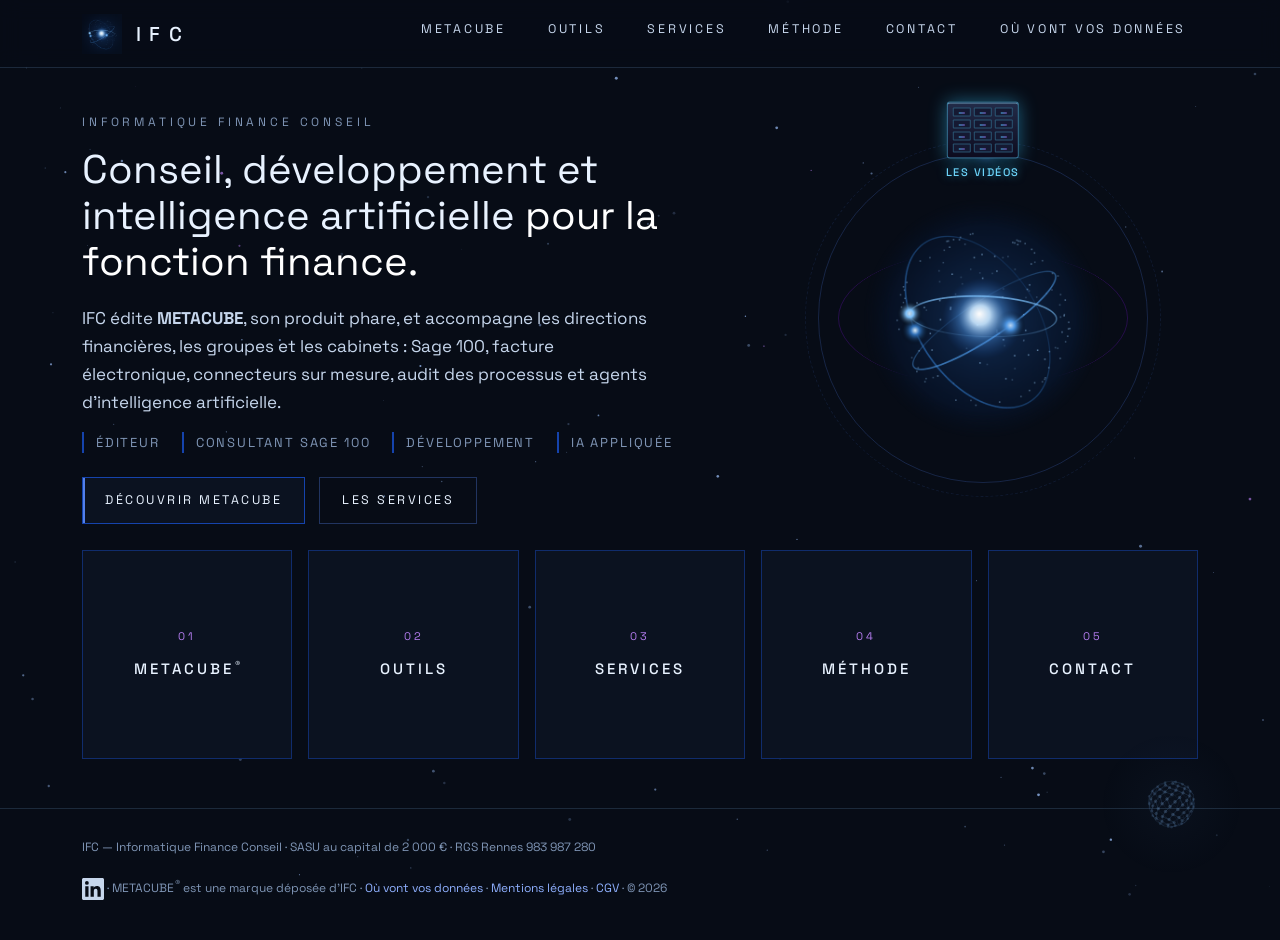
<file: index.html>
<!doctype html>
<html lang="fr">
<head>
<meta charset="utf-8">
<meta name="viewport" content="width=device-width,initial-scale=1">
<title>IFC — Informatique Finance Conseil</title>
<link rel="icon" href="/favicon.ico" sizes="any">
<link rel="icon" type="image/png" sizes="192x192" href="/img/favicon-192.png">
<link rel="apple-touch-icon" href="/img/apple-touch-icon.png">
<meta name="description" content="IFC, Informatique Finance Conseil : éditeur de METACUBE, consultant Sage 100 en sous-traitance, connecteurs sur mesure, audit des processus financiers et agents d'intelligence artificielle.">
<link rel="stylesheet" href="site.css?v=20261110-1">
</head>
<body>
<canvas id="ciel" aria-hidden="true"></canvas>

<header>
  <div class="page">
    <a class="marque" href="index.html"><img src="img/ifc_embleme.png" alt=""><b>IFC</b></a>
    <nav><a href="metacube.html">METACUBE</a><a href="outils.html">Outils</a><a href="services.html">Services</a><a href="methode.html">Méthode</a><a href="contact.html">Contact</a><a href="donnees.html">Où vont vos données</a></nav>
  </div>
</header>

<script>
/* Les anciens liens à ancre (ifc-pro.fr/#metacube…) mènent à la page de l'onglet. */
(function(){ const p = {'#metacube':'metacube.html','#outils':'outils.html','#services':'services.html','#methode':'methode.html','#contact':'contact.html'}[location.hash];
  if (p) location.replace(p); })();
</script>
<main class="accueil page">

  <div class="ouverture">
    <div>
      <div class="caps">Informatique Finance Conseil</div>
      <h1>Conseil, développement et intelligence artificielle <span>pour la fonction finance.</span></h1>
      <p>IFC édite <strong>METACUBE</strong>, son produit phare, et accompagne les directions financières, les groupes et les cabinets : Sage 100, facture électronique, connecteurs sur mesure, audit des processus et agents d'intelligence artificielle.</p>
      <ul class="piliers"><li>Éditeur</li><li>Consultant Sage 100</li><li>Développement</li><li>IA appliquée</li></ul>
      <div class="boutons">
        <a class="bouton" href="metacube.html">Découvrir METACUBE</a>
        <a class="bouton discret" href="services.html">Les services</a>
      </div>
    </div>
    <div class="astre" role="img" aria-label="Emblème IFC : un noyau et ses orbites">
      <div class="orbite"><i></i></div><div class="orbite"><i></i></div><div class="orbite"></div>
      <div class="coeur"></div>
      <!-- L'ARMOIRE EN SATELLITE (Aurélien, 10/11/2026) : une petite armoire qui court sur l'orbite
           extérieure du logo ; un clic l'ouvre en grand, par-dessus la page. Elle reste aussi sur la page METACUBE. -->
      <div class="satellite"><button class="mini-armoire" type="button" aria-label="Ouvrir l'armoire des vidéos"><span class="tiroirs"><i></i><i></i><i></i><i></i><i></i><i></i><i></i><i></i><i></i><i></i><i></i><i></i></span><span class="legende">Les vidéos</span></button></div>
    </div>
  </div>

  <div class="portes" role="navigation" aria-label="Les pages du site">
    <a class="volte porte monte" href="metacube.html"><div class="volte-int"><div class="carte face recto"><span class="n">01</span><h3>METACUBE<sup class="r">®</sup></h3></div><div class="carte face verso"><p>Le produit phare : il lit les FEC de toutes les sociétés d'un groupe, les comprend et en vérifie la cohérence.</p><span class="aller">Entrer →</span></div></div></a>
    <a class="volte porte monte" href="outils.html"><div class="volte-int"><div class="carte face recto"><span class="n">02</span><h3>Outils</h3></div><div class="carte face verso"><p>TVA Smart et l'Intégrateur Stripe : un outil par tâche, qui va au bout du travail, sur votre poste.</p><span class="aller">Entrer →</span></div></div></a>
    <a class="volte porte monte" href="services.html"><div class="volte-int"><div class="carte face recto"><span class="n">03</span><h3>Services</h3></div><div class="carte face verso"><p>Sage 100 en sous-traitance, connecteurs sur mesure, audit des processus, agents IA, facture électronique.</p><span class="aller">Entrer →</span></div></div></a>
    <a class="volte porte monte" href="methode.html"><div class="volte-int"><div class="carte face recto"><span class="n">04</span><h3>Méthode</h3></div><div class="carte face verso"><p>Proposer sans décider, tout justifier, mesurer avant d'annoncer, ne pas toucher à vos journaux.</p><span class="aller">Entrer →</span></div></div></a>
    <a class="volte porte monte" href="contact.html"><div class="volte-int"><div class="carte face recto"><span class="n">05</span><h3>Contact</h3></div><div class="carte face verso"><p>Aurélien Touchefeu, fondateur d'IFC et concepteur de METACUBE. Vitré, Ille-et-Vilaine.</p><span class="aller">Entrer →</span></div></div></a>
  </div>

</main>

<div id="voile-armoire" hidden>
  <div class="voile-cadre" role="dialog" aria-modal="true" aria-label="L'armoire des vidéos">
    <button class="fermer" type="button" aria-label="Fermer l'armoire">×</button>
    <div id="armoire" aria-label="L'armoire des vidéos : un tiroir par thème">
      <div class="ar-scene"><div class="ar-monde"></div></div>
      <aside class="ar-hud"><div class="ar-tete"><span class="caps">Un tiroir par thème</span><div class="ar-sous">L'armoire des vidéos</div></div><div class="ar-fil"></div><div class="ar-corps"></div>
        <div class="aide"><span><i class="g"></i>descendre</span><span><i class="d"></i>remonter</span><span>maintenir : tourner</span></div></aside>
    </div>
    <p class="mention">Données fictives, raisonnement réel. Les vidéos sont servies par ce site : ni lecteur tiers, ni traceur.</p>
  </div>
</div>

<footer>
  <div class="page">
    <span>IFC — Informatique Finance Conseil · SASU au capital de 2 000 € · RCS Rennes 983 987 280</span>
    <span><a class="linkedin" href="https://www.linkedin.com/in/aurelien-touchefeu" target="_blank" rel="noopener" aria-label="LinkedIn"><svg viewBox="0 0 24 24" width="22" height="22" aria-hidden="true"><path fill="currentColor" d="M20.45 20.45h-3.56v-5.57c0-1.33-.03-3.04-1.85-3.04-1.85 0-2.14 1.45-2.14 2.94v5.67H9.34V9h3.41v1.56h.05c.48-.9 1.64-1.85 3.37-1.85 3.6 0 4.27 2.37 4.27 5.46v6.28zM5.34 7.43a2.06 2.06 0 1 1 0-4.13 2.06 2.06 0 0 1 0 4.13zM7.12 20.45H3.56V9h3.56v11.45zM22.22 0H1.77C.79 0 0 .77 0 1.73v20.54C0 23.23.79 24 1.77 24h20.45c.98 0 1.78-.77 1.78-1.73V1.73C24 .77 23.2 0 22.22 0z"/></svg></a> · METACUBE<sup class="r">®</sup> est une marque déposée d'IFC · <a href="donnees.html">Où vont vos données</a> · <a href="mentions-legales.html">Mentions légales</a> · <a href="cgv.html">CGV</a> · © 2026</span>
  </div>
</footer>

<script src="site.js?v=20261024-12"></script>
<script src="assistant.js?v=2"></script>
<script src="menu.js?v=1"></script>
<script src="armoire.js?v=7"></script>
<script>
/* L'armoire en surimpression : le satellite l'ouvre ; la croix, Échap ou un clic sur le voile la ferment.
   À l'ouverture, on redonne sa taille à la scène (elle était cachée, donc mesurée à zéro). */
(function(){
  const voile = document.getElementById('voile-armoire'), bouton = document.querySelector('.mini-armoire');
  if (!voile || !bouton) return;
  function ouvrir(){ voile.hidden = false; document.body.classList.add('voile-ouvert'); requestAnimationFrame(() => dispatchEvent(new Event('resize'))); voile.querySelector('.fermer').focus(); }
  function fermer(){ voile.hidden = true; document.body.classList.remove('voile-ouvert'); voile.querySelectorAll('video').forEach(v => v.pause()); bouton.focus(); }
  bouton.addEventListener('click', ouvrir);
  voile.querySelector('.fermer').addEventListener('click', fermer);
  voile.addEventListener('mousedown', e => { if (e.target === voile) fermer(); });
  addEventListener('keydown', e => { if (e.key === 'Escape' && !voile.hidden) fermer(); });
  if (location.hash === '#videos') ouvrir();
})();
</script>
</body>
</html>
</file>
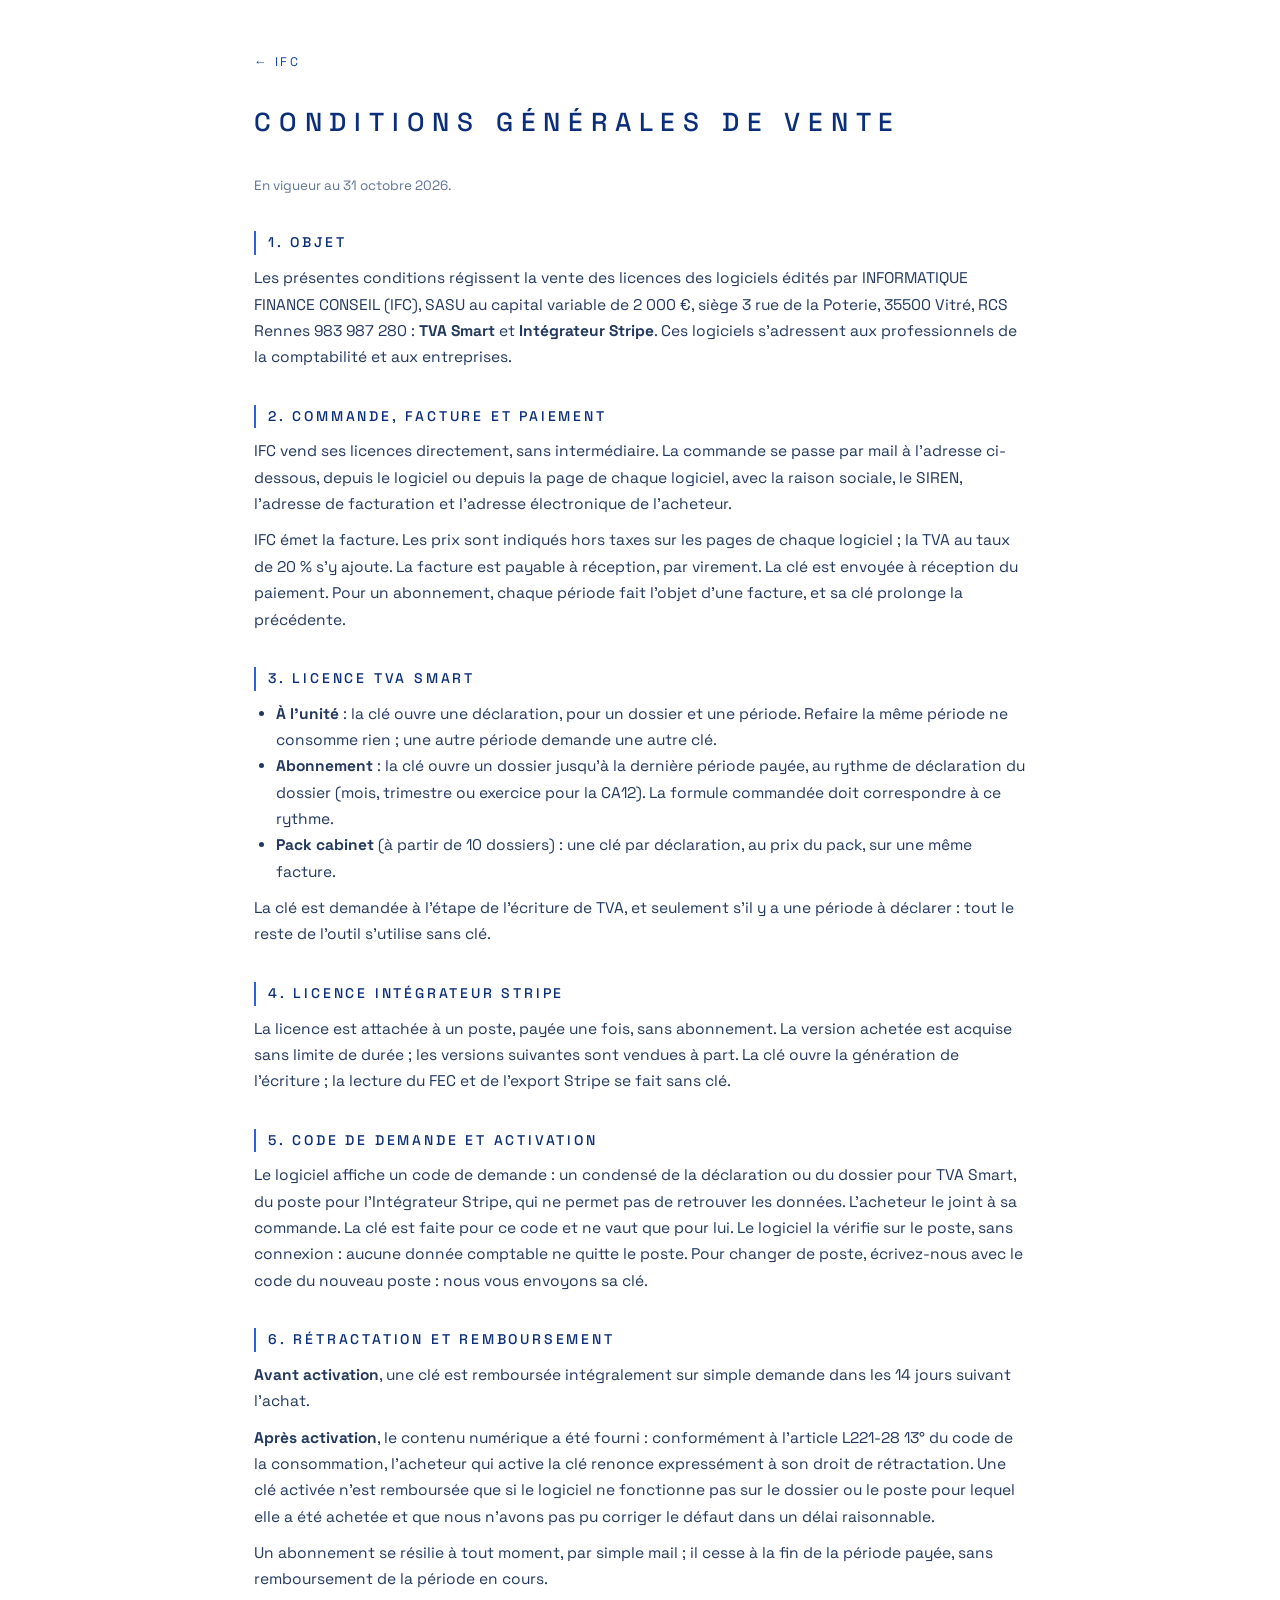
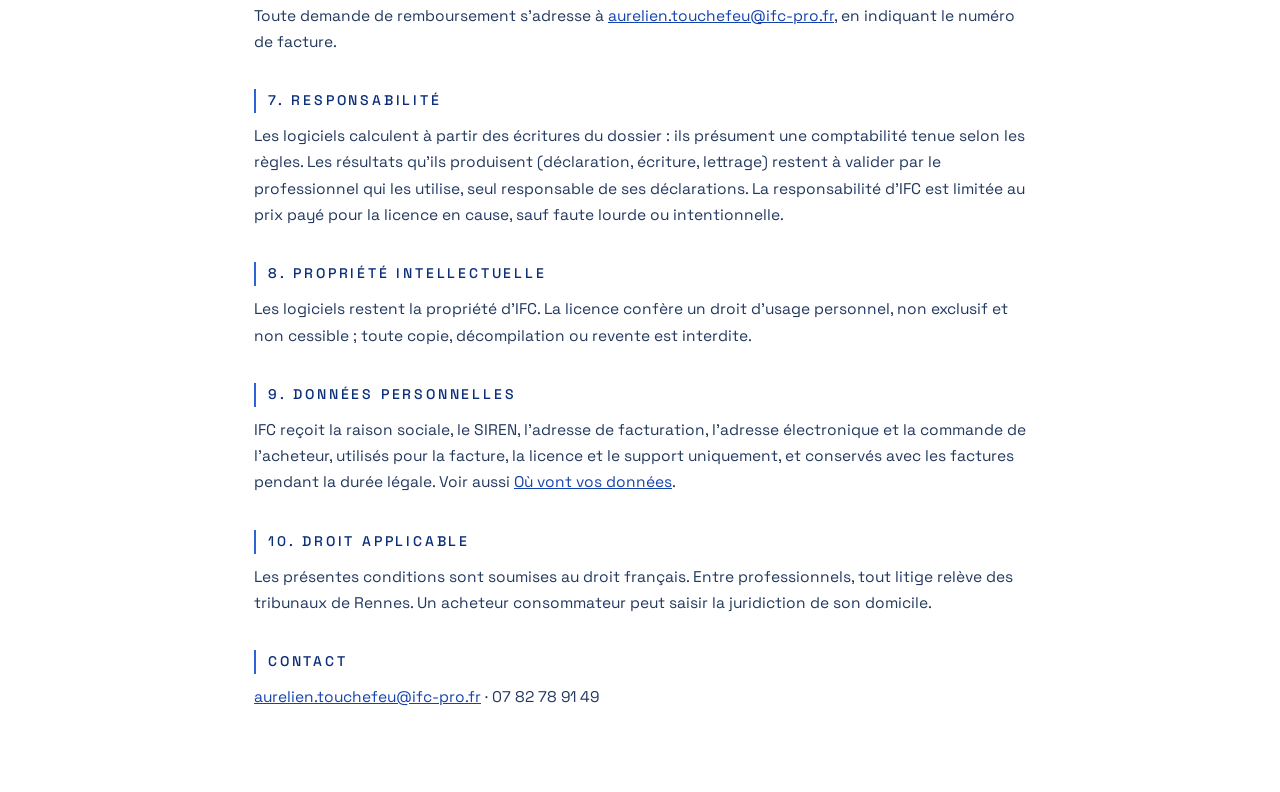
<file: cgv.html>
<!doctype html>
<html lang="fr">
<head>
<meta charset="utf-8">
<meta name="viewport" content="width=device-width,initial-scale=1">
<title>Conditions générales de vente — IFC</title>
<link rel="icon" href="/favicon.ico" sizes="any">
<link rel="icon" type="image/png" sizes="192x192" href="/img/favicon-192.png">
<link rel="apple-touch-icon" href="/img/apple-touch-icon.png">
<meta name="robots" content="noindex">
<!-- Écrites le 28/10/2026 ; réécrites le 31/10/2026 pour la vente en direct (Lemon Squeezy a refusé
     la boutique). Les licences décrites ici sont celles du code : TVA Smart tvasmart/licence.py,
     Intégrateur Stripe integrateur/licence.py, la commande et la clé commande.py (IFC VENTE). -->
<style>
@font-face{font-family:'Space Grotesk';font-weight:300 700;font-display:swap;src:url(polices/space-grotesk-latin-98a0d4.woff2) format('woff2')}
:root{--fond:#FFFFFF;--panneau:#F3F6FC;--arete:#1543AC;--vive:#2F62D8;--texte:#22385F;--clair:#0B2E7A;--faible:#5F7396;--lien:#1543AC}
*{box-sizing:border-box}
body{margin:0;background:var(--fond);color:var(--texte);font:15.5px/1.7 'Space Grotesk',Arial,sans-serif}
a{color:var(--lien)}
.page{max-width:820px;margin:0 auto;padding:48px 24px 72px}
.retour{font-size:12.5px;letter-spacing:.2em;text-transform:uppercase;text-decoration:none}
h1{margin:26px 0 30px;font-weight:500;font-size:26px;letter-spacing:.3em;text-transform:uppercase;color:var(--clair)}
h2{margin:34px 0 10px;padding-left:12px;border-left:2px solid var(--vive);font-weight:500;font-size:14px;letter-spacing:.2em;text-transform:uppercase;color:var(--clair)}
p{margin:0 0 10px}
ul{margin:0 0 10px;padding-left:22px}
.date{color:var(--faible);font-size:13.5px}
</style>
</head>
<body>
<div class="page">
  <a class="retour" href="index.html">← IFC</a>
  <h1>Conditions générales de vente</h1>
  <p class="date">En vigueur au 31 octobre 2026.</p>

  <h2>1. Objet</h2>
  <p>Les présentes conditions régissent la vente des licences des logiciels édités par INFORMATIQUE FINANCE CONSEIL (IFC), SASU au capital variable de 2 000 €, siège 3 rue de la Poterie, 35500 Vitré, RCS Rennes 983 987 280 : <strong>TVA Smart</strong> et <strong>Intégrateur Stripe</strong>. Ces logiciels s'adressent aux professionnels de la comptabilité et aux entreprises.</p>

  <h2>2. Commande, facture et paiement</h2>
  <p>IFC vend ses licences directement, sans intermédiaire. La commande se passe par mail à l'adresse ci-dessous, depuis le logiciel ou depuis la page de chaque logiciel, avec la raison sociale, le SIREN, l'adresse de facturation et l'adresse électronique de l'acheteur.</p>
  <p>IFC émet la facture. Les prix sont indiqués hors taxes sur les pages de chaque logiciel ; la TVA au taux de 20 % s'y ajoute. La facture est payable à réception, par virement. La clé est envoyée à réception du paiement. Pour un abonnement, chaque période fait l'objet d'une facture, et sa clé prolonge la précédente.</p>

  <h2>3. Licence TVA Smart</h2>
  <ul>
    <li><strong>À l'unité</strong> : la clé ouvre une déclaration, pour un dossier et une période. Refaire la même période ne consomme rien ; une autre période demande une autre clé.</li>
    <li><strong>Abonnement</strong> : la clé ouvre un dossier jusqu'à la dernière période payée, au rythme de déclaration du dossier (mois, trimestre ou exercice pour la CA12). La formule commandée doit correspondre à ce rythme.</li>
    <li><strong>Pack cabinet</strong> (à partir de 10 dossiers) : une clé par déclaration, au prix du pack, sur une même facture.</li>
  </ul>
  <p>La clé est demandée à l'étape de l'écriture de TVA, et seulement s'il y a une période à déclarer : tout le reste de l'outil s'utilise sans clé.</p>

  <h2>4. Licence Intégrateur Stripe</h2>
  <p>La licence est attachée à un poste, payée une fois, sans abonnement. La version achetée est acquise sans limite de durée ; les versions suivantes sont vendues à part. La clé ouvre la génération de l'écriture ; la lecture du FEC et de l'export Stripe se fait sans clé.</p>

  <h2>5. Code de demande et activation</h2>
  <p>Le logiciel affiche un code de demande : un condensé de la déclaration ou du dossier pour TVA Smart, du poste pour l'Intégrateur Stripe, qui ne permet pas de retrouver les données. L'acheteur le joint à sa commande. La clé est faite pour ce code et ne vaut que pour lui. Le logiciel la vérifie sur le poste, sans connexion : aucune donnée comptable ne quitte le poste. Pour changer de poste, écrivez-nous avec le code du nouveau poste : nous vous envoyons sa clé.</p>

  <h2>6. Rétractation et remboursement</h2>
  <p><strong>Avant activation</strong>, une clé est remboursée intégralement sur simple demande dans les 14 jours suivant l'achat.</p>
  <p><strong>Après activation</strong>, le contenu numérique a été fourni : conformément à l'article L221-28 13° du code de la consommation, l'acheteur qui active la clé renonce expressément à son droit de rétractation. Une clé activée n'est remboursée que si le logiciel ne fonctionne pas sur le dossier ou le poste pour lequel elle a été achetée et que nous n'avons pas pu corriger le défaut dans un délai raisonnable.</p>
  <p>Un abonnement se résilie à tout moment, par simple mail ; il cesse à la fin de la période payée, sans remboursement de la période en cours.</p>
  <p>Toute demande de remboursement s'adresse à <a href="mailto:aurelien.touchefeu@ifc-pro.fr">aurelien.touchefeu@ifc-pro.fr</a>, en indiquant le numéro de facture.</p>

  <h2>7. Responsabilité</h2>
  <p>Les logiciels calculent à partir des écritures du dossier : ils présument une comptabilité tenue selon les règles. Les résultats qu'ils produisent (déclaration, écriture, lettrage) restent à valider par le professionnel qui les utilise, seul responsable de ses déclarations. La responsabilité d'IFC est limitée au prix payé pour la licence en cause, sauf faute lourde ou intentionnelle.</p>

  <h2>8. Propriété intellectuelle</h2>
  <p>Les logiciels restent la propriété d'IFC. La licence confère un droit d'usage personnel, non exclusif et non cessible ; toute copie, décompilation ou revente est interdite.</p>

  <h2>9. Données personnelles</h2>
  <p>IFC reçoit la raison sociale, le SIREN, l'adresse de facturation, l'adresse électronique et la commande de l'acheteur, utilisés pour la facture, la licence et le support uniquement, et conservés avec les factures pendant la durée légale. Voir aussi <a href="donnees.html">Où vont vos données</a>.</p>

  <h2>10. Droit applicable</h2>
  <p>Les présentes conditions sont soumises au droit français. Entre professionnels, tout litige relève des tribunaux de Rennes. Un acheteur consommateur peut saisir la juridiction de son domicile.</p>

  <h2>Contact</h2>
  <p><a href="mailto:aurelien.touchefeu@ifc-pro.fr">aurelien.touchefeu@ifc-pro.fr</a> · 07 82 78 91 49</p>
</div>
</body>
</html>
</file>
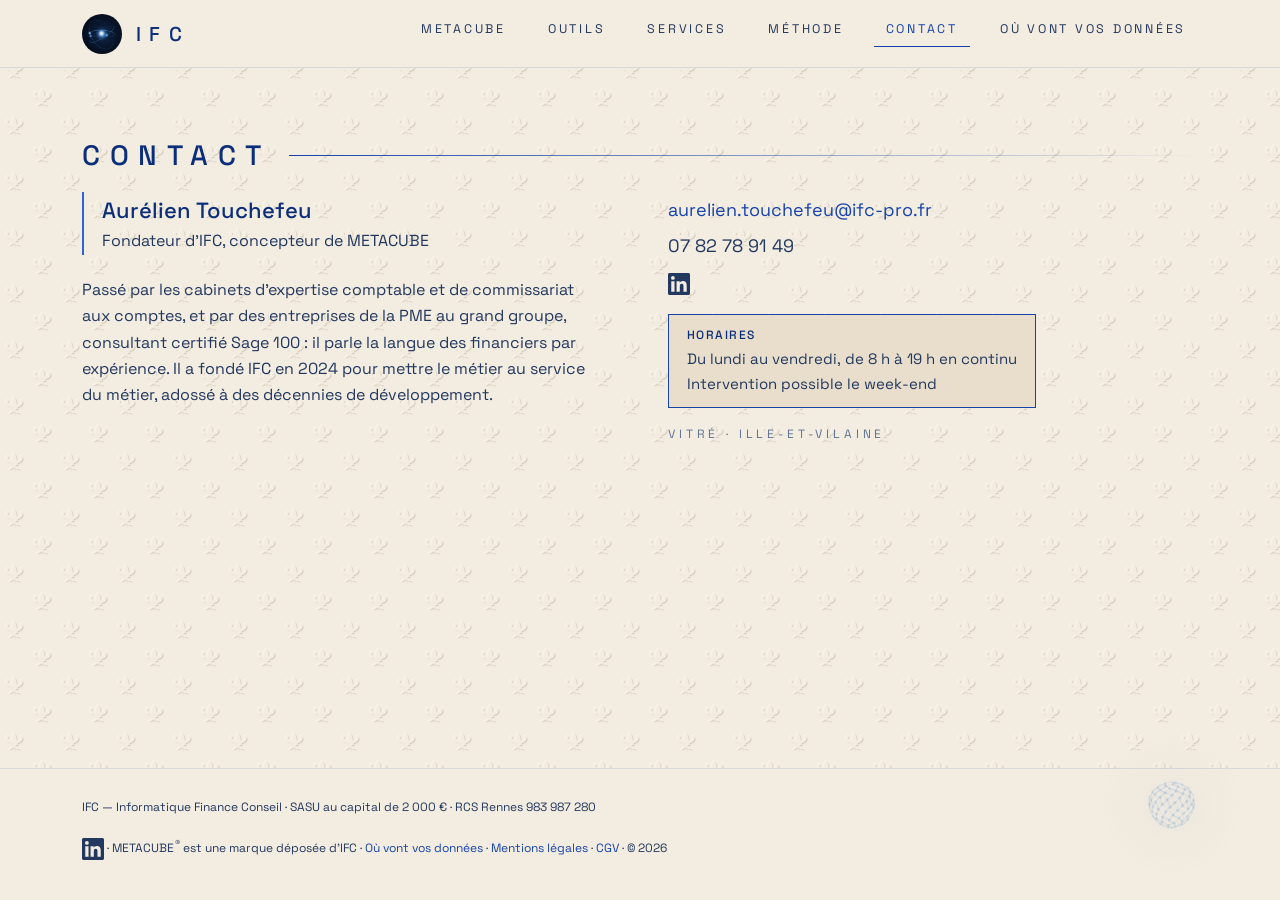
<file: contact.html>
<!doctype html>
<html lang="fr">
<head>
<meta charset="utf-8">
<meta name="viewport" content="width=device-width,initial-scale=1">
<title>Contact — IFC</title>
<link rel="icon" href="/favicon.ico" sizes="any">
<link rel="icon" type="image/png" sizes="192x192" href="/img/favicon-192.png">
<link rel="apple-touch-icon" href="/img/apple-touch-icon.png">
<meta name="description" content="Contacter IFC : Aurélien Touchefeu, fondateur d'IFC et concepteur de METACUBE, Vitré, Ille-et-Vilaine.">
<link rel="stylesheet" href="site.css?v=20261024-12">
</head>
<body class="clair">
<canvas id="ciel" aria-hidden="true"></canvas>

<header class="clair">
  <div class="page">
    <a class="marque" href="index.html"><img src="img/ifc_embleme.png" alt=""><b>IFC</b></a>
    <nav><a href="metacube.html">METACUBE</a><a href="outils.html">Outils</a><a href="services.html">Services</a><a href="methode.html">Méthode</a><a href="contact.html" class="ici" aria-current="page">Contact</a><a href="donnees.html">Où vont vos données</a></nav>
  </div>
</header>

<main class="page seule">

  <section id="contact" class="clair pleine">
    <div class="titre"><h2>Contact</h2><hr></div>
    <div class="fondateur">
      <div class="monte">
        <div class="qui"><b>Aurélien Touchefeu</b>Fondateur d'IFC, concepteur de METACUBE</div>
        <p style="margin-top:22px;max-width:520px">Passé par les cabinets d'expertise comptable et de commissariat aux comptes, et par des entreprises de la PME au grand groupe, consultant certifié Sage 100 : il parle la langue des financiers par expérience. Il a fondé IFC en 2024 pour mettre le métier au service du métier, adossé à des décennies de développement.</p>
      </div>
      <div class="coord monte">
        <a href="mailto:aurelien.touchefeu@ifc-pro.fr">aurelien.touchefeu@ifc-pro.fr</a><br>
        07 82 78 91 49<br>
        <a class="linkedin" href="https://www.linkedin.com/in/aurelien-touchefeu" target="_blank" rel="noopener" aria-label="LinkedIn"><svg viewBox="0 0 24 24" width="22" height="22" aria-hidden="true"><path fill="currentColor" d="M20.45 20.45h-3.56v-5.57c0-1.33-.03-3.04-1.85-3.04-1.85 0-2.14 1.45-2.14 2.94v5.67H9.34V9h3.41v1.56h.05c.48-.9 1.64-1.85 3.37-1.85 3.6 0 4.27 2.37 4.27 5.46v6.28zM5.34 7.43a2.06 2.06 0 1 1 0-4.13 2.06 2.06 0 0 1 0 4.13zM7.12 20.45H3.56V9h3.56v11.45zM22.22 0H1.77C.79 0 0 .77 0 1.73v20.54C0 23.23.79 24 1.77 24h20.45c.98 0 1.78-.77 1.78-1.73V1.73C24 .77 23.2 0 22.22 0z"/></svg></a><br>
        <div class="horaires"><b>Horaires</b>Du lundi au vendredi, de 8 h à 19 h en continu<br>Intervention possible le week-end</div><br>
        <span class="caps">Vitré · Ille-et-Vilaine</span>
      </div>
    </div>
  </section>

</main>

<footer class="clair">
  <div class="page">
    <span>IFC — Informatique Finance Conseil · SASU au capital de 2 000 € · RCS Rennes 983 987 280</span>
    <span><a class="linkedin" href="https://www.linkedin.com/in/aurelien-touchefeu" target="_blank" rel="noopener" aria-label="LinkedIn"><svg viewBox="0 0 24 24" width="22" height="22" aria-hidden="true"><path fill="currentColor" d="M20.45 20.45h-3.56v-5.57c0-1.33-.03-3.04-1.85-3.04-1.85 0-2.14 1.45-2.14 2.94v5.67H9.34V9h3.41v1.56h.05c.48-.9 1.64-1.85 3.37-1.85 3.6 0 4.27 2.37 4.27 5.46v6.28zM5.34 7.43a2.06 2.06 0 1 1 0-4.13 2.06 2.06 0 0 1 0 4.13zM7.12 20.45H3.56V9h3.56v11.45zM22.22 0H1.77C.79 0 0 .77 0 1.73v20.54C0 23.23.79 24 1.77 24h20.45c.98 0 1.78-.77 1.78-1.73V1.73C24 .77 23.2 0 22.22 0z"/></svg></a> · METACUBE<sup class="r">®</sup> est une marque déposée d'IFC · <a href="donnees.html">Où vont vos données</a> · <a href="mentions-legales.html">Mentions légales</a> · <a href="cgv.html">CGV</a> · © 2026</span>
  </div>
</footer>

<script src="site.js?v=20261024-12"></script>
<script src="assistant.js?v=2"></script>
<script src="menu.js?v=1"></script>
</body>
</html>
</file>
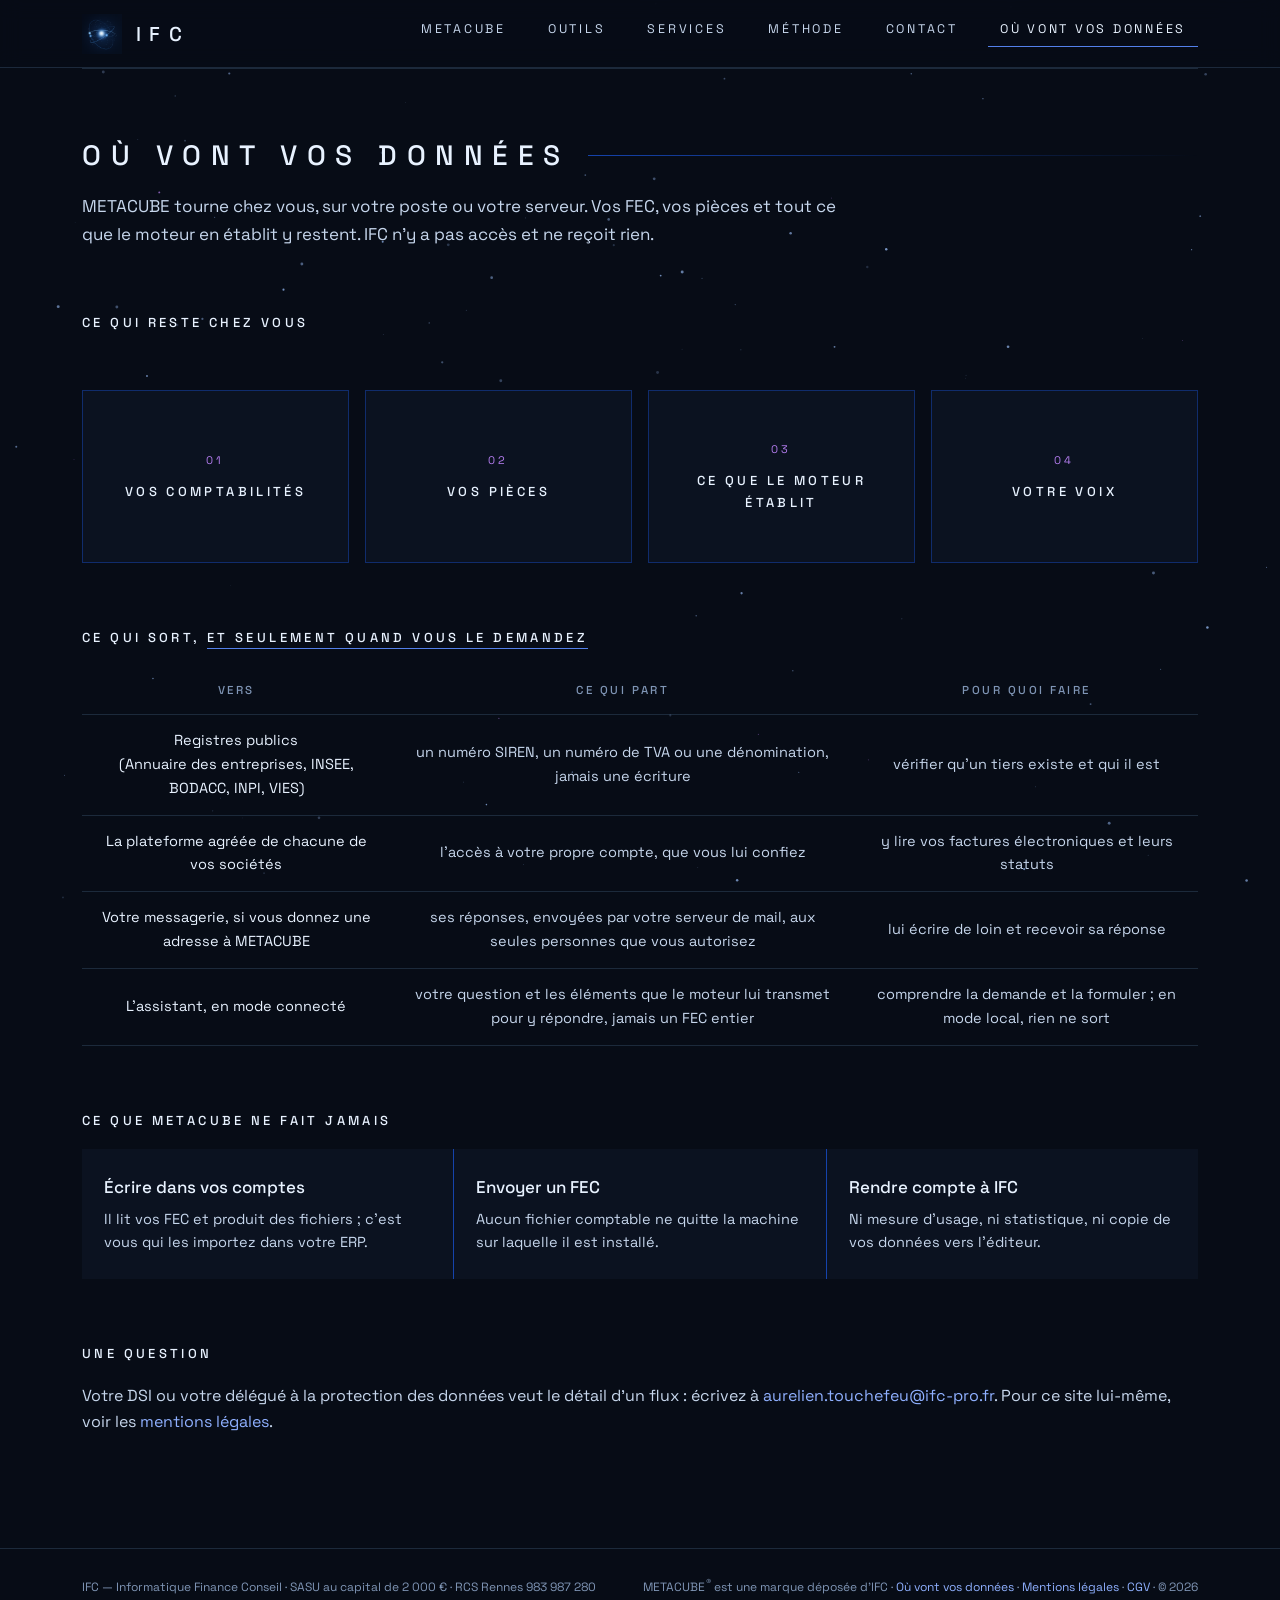
<file: donnees.html>
<!doctype html>
<html lang="fr">
<head>
<meta charset="utf-8">
<meta name="viewport" content="width=device-width,initial-scale=1">
<title>Où vont vos données — IFC</title>
<link rel="icon" href="/favicon.ico" sizes="any">
<link rel="icon" type="image/png" sizes="192x192" href="/img/favicon-192.png">
<link rel="apple-touch-icon" href="/img/apple-touch-icon.png">
<meta name="description" content="METACUBE tourne chez vous : vos FEC et vos pièces ne quittent pas votre poste. Ce qui sort, vers qui, et seulement quand vous le demandez.">
<link rel="stylesheet" href="site.css?v=20261024-12">
<style>
.flux{width:100%;border-collapse:collapse;margin:8px 0 0;font-size:14.5px}
.flux th,.flux td{padding:14px 16px;text-align:center;vertical-align:middle;border-bottom:1px solid var(--rasante)}
.flux th{font-weight:500;font-size:11.5px;letter-spacing:.22em;text-transform:uppercase;color:var(--faible)}
.flux td:first-child{color:var(--clair)}
.jamais{margin:0;padding:0;list-style:none;display:grid;grid-template-columns:repeat(3,1fr);gap:1px;background:var(--arete)}
.jamais li{padding:24px 22px;background:var(--panneau);font-size:14.5px}
.jamais b{display:block;margin-bottom:6px;font-weight:500;font-size:17px;color:var(--clair)}
.bloc{margin-top:64px}
.bloc h3{margin:0 0 18px;font-weight:500;font-size:13px;letter-spacing:.26em;text-transform:uppercase;color:var(--clair)}
@media (max-width:820px){.jamais{grid-template-columns:1fr}.flux th,.flux td{padding:10px 8px}}
</style>
</head>
<body>
<canvas id="ciel" aria-hidden="true"></canvas>

<header>
  <div class="page">
    <a class="marque" href="index.html"><img src="img/ifc_embleme.png" alt=""><b>IFC</b></a>
    <nav><a href="metacube.html">METACUBE</a><a href="outils.html">Outils</a><a href="services.html">Services</a><a href="methode.html">Méthode</a><a href="contact.html">Contact</a><a href="donnees.html" class="ici" aria-current="page">Où vont vos données</a></nav>
  </div>
</header>

<main class="page seule">
  <section>
    <div class="titre"><h2>Où vont vos données</h2><hr></div>
    <p class="chapeau">METACUBE tourne chez vous, sur votre poste ou votre serveur. Vos FEC, vos pièces et tout ce que le moteur en établit y restent. IFC n'y a pas accès et ne reçoit rien.</p>

    <div class="bloc">
      <h3>Ce qui reste chez vous</h3>
      <div class="fonctions">
        <div class="volte monte" tabindex="0"><div class="volte-int"><div class="carte face recto"><span class="n">01</span><h3>Vos comptabilités</h3></div><div class="carte face verso"><p>Les FEC de chaque société, leurs plans de comptes, leurs journaux : lus et rangés dans une base installée sur votre machine.</p></div></div></div>
        <div class="volte monte" tabindex="0"><div class="volte-int"><div class="carte face recto"><span class="n">02</span><h3>Vos pièces</h3></div><div class="carte face verso"><p>Factures, relevés de compte, organigramme, table des tiers : déposés, lus et conservés sur place.</p></div></div></div>
        <div class="volte monte" tabindex="0"><div class="volte-int"><div class="carte face recto"><span class="n">03</span><h3>Ce que le moteur établit</h3></div><div class="carte face verso"><p>Contrôles, harmonisations, lettrages, propositions d'écritures, et chacun de vos arbitrages : tout est écrit dans votre base.</p></div></div></div>
        <div class="volte monte" tabindex="0"><div class="volte-int"><div class="carte face recto"><span class="n">04</span><h3>Votre voix</h3></div><div class="carte face verso"><p>La parole est transcrite sur votre machine. Aucun enregistrement ne part.</p></div></div></div>
      </div>
    </div>

    <div class="bloc">
      <h3>Ce qui sort, <span class="trait">et seulement quand vous le demandez</span></h3>
      <table class="flux">
        <thead><tr><th>Vers</th><th>Ce qui part</th><th>Pour quoi faire</th></tr></thead>
        <tbody>
          <tr><td>Registres publics<br>(Annuaire des entreprises, INSEE, BODACC, INPI, VIES)</td><td>un numéro SIREN, un numéro de TVA ou une dénomination, jamais une écriture</td><td>vérifier qu'un tiers existe et qui il est</td></tr>
          <tr><td>La plateforme agréée de chacune de vos sociétés</td><td>l'accès à votre propre compte, que vous lui confiez</td><td>y lire vos factures électroniques et leurs statuts</td></tr>
          <tr><td>Votre messagerie, si vous donnez une adresse à METACUBE</td><td>ses réponses, envoyées par votre serveur de mail, aux seules personnes que vous autorisez</td><td>lui écrire de loin et recevoir sa réponse</td></tr>
          <tr><td>L'assistant, en mode connecté</td><td>votre question et les éléments que le moteur lui transmet pour y répondre, jamais un FEC entier</td><td>comprendre la demande et la formuler ; en mode local, rien ne sort</td></tr>
        </tbody>
      </table>
    </div>

    <div class="bloc">
      <h3>Ce que METACUBE ne fait jamais</h3>
      <ul class="jamais">
        <li><b>Écrire dans vos comptes</b>Il lit vos FEC et produit des fichiers ; c'est vous qui les importez dans votre ERP.</li>
        <li><b>Envoyer un FEC</b>Aucun fichier comptable ne quitte la machine sur laquelle il est installé.</li>
        <li><b>Rendre compte à IFC</b>Ni mesure d'usage, ni statistique, ni copie de vos données vers l'éditeur.</li>
      </ul>
    </div>

    <div class="bloc">
      <h3>Une question</h3>
      <p>Votre DSI ou votre délégué à la protection des données veut le détail d'un flux : écrivez à <a href="mailto:aurelien.touchefeu@ifc-pro.fr">aurelien.touchefeu@ifc-pro.fr</a>. Pour ce site lui-même, voir les <a href="mentions-legales.html">mentions légales</a>.</p>
    </div>
  </section>
</main>

<footer>
  <div class="page">
    <span>IFC — Informatique Finance Conseil · SASU au capital de 2 000 € · RCS Rennes 983 987 280</span>
    <span>METACUBE<sup class="r">®</sup> est une marque déposée d'IFC · <a href="donnees.html">Où vont vos données</a> · <a href="mentions-legales.html">Mentions légales</a> · <a href="cgv.html">CGV</a> · © 2026</span>
  </div>
</footer>

<script src="site.js?v=20261024-12"></script>
<script src="menu.js?v=1"></script>
</body>
</html>
</file>
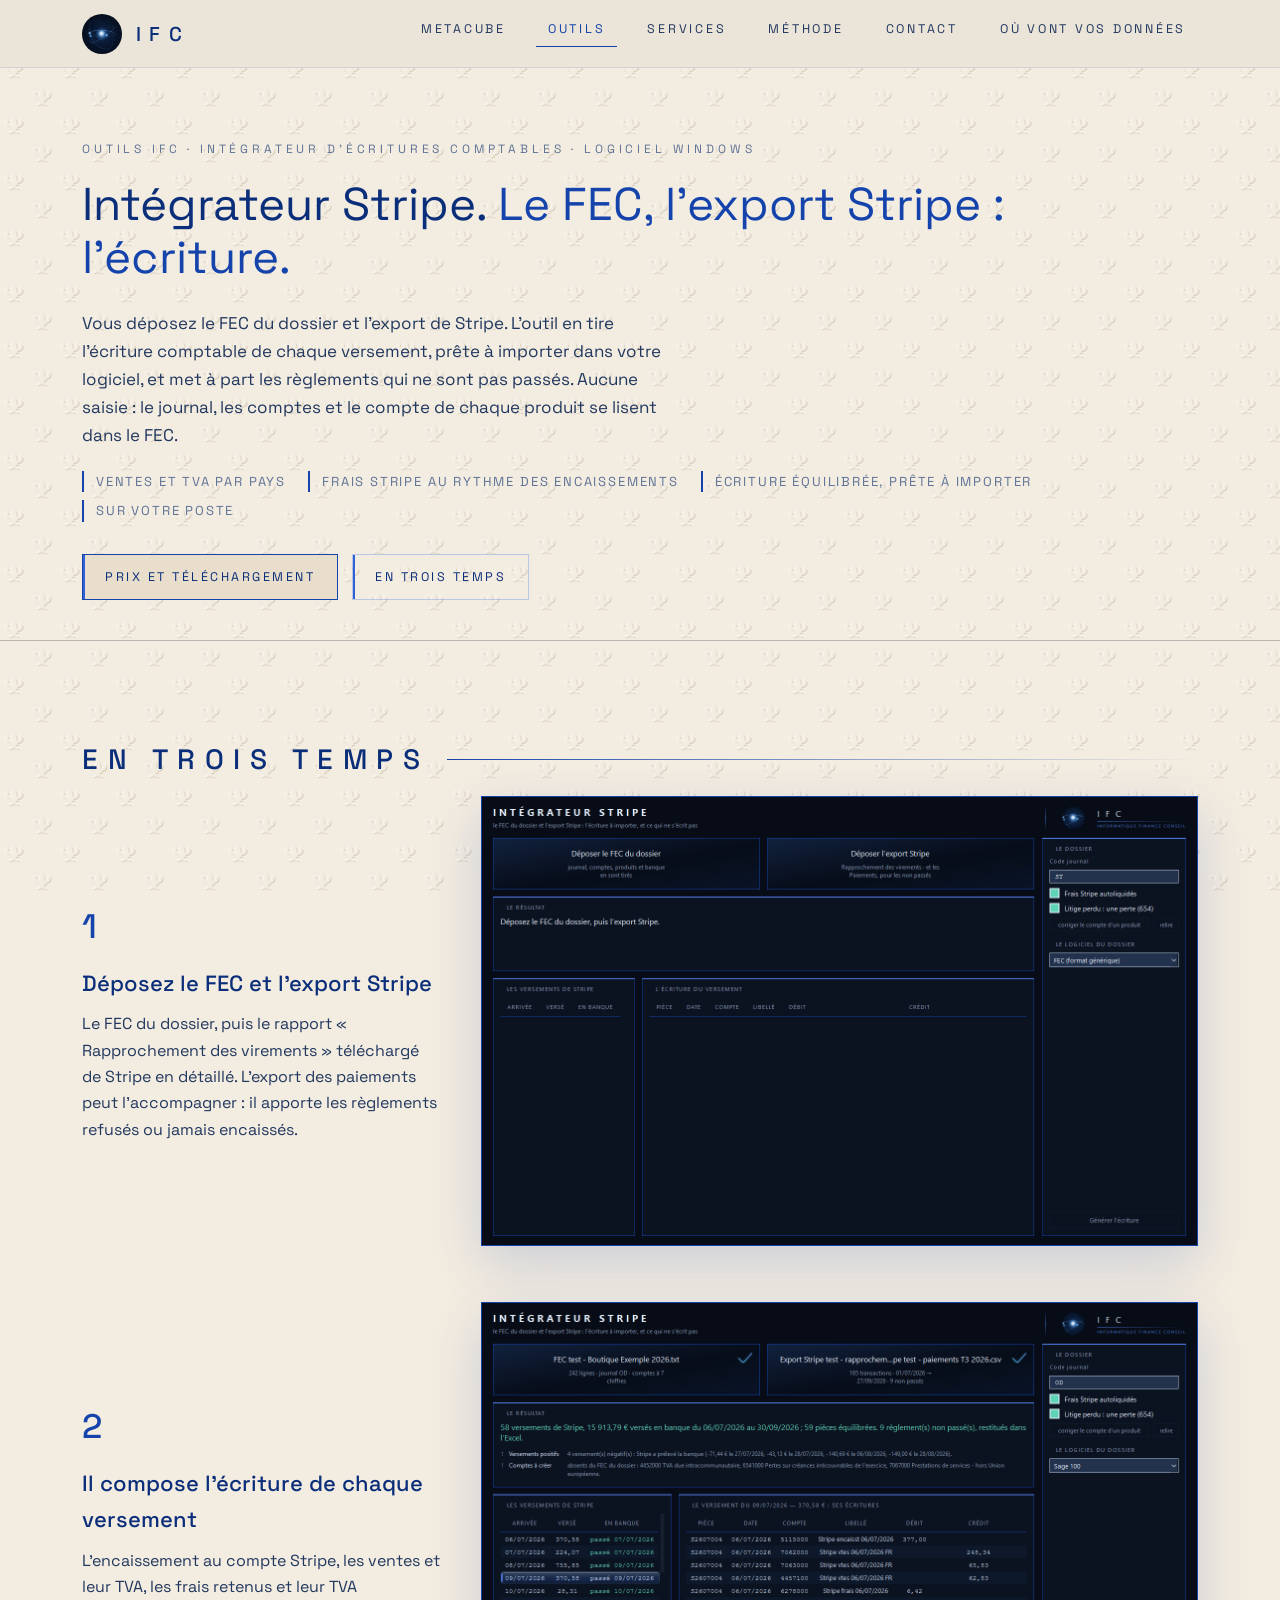
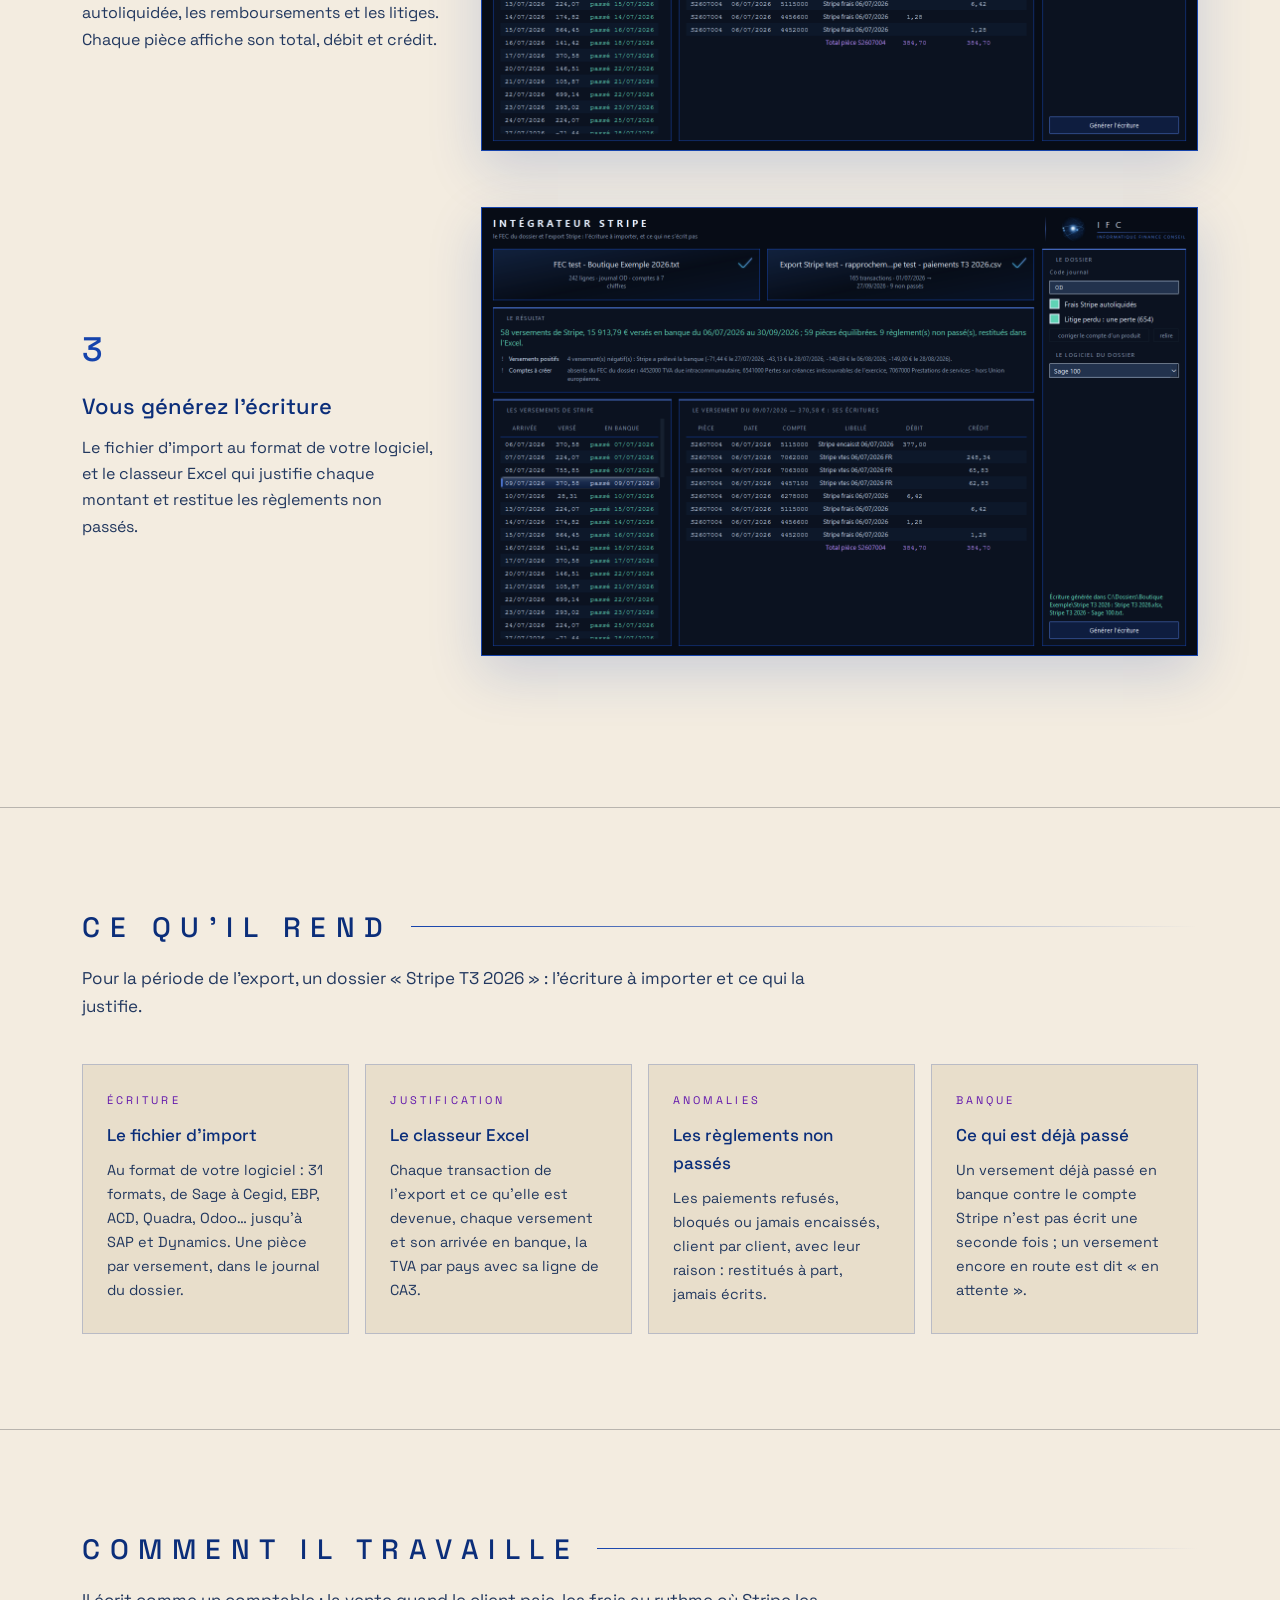
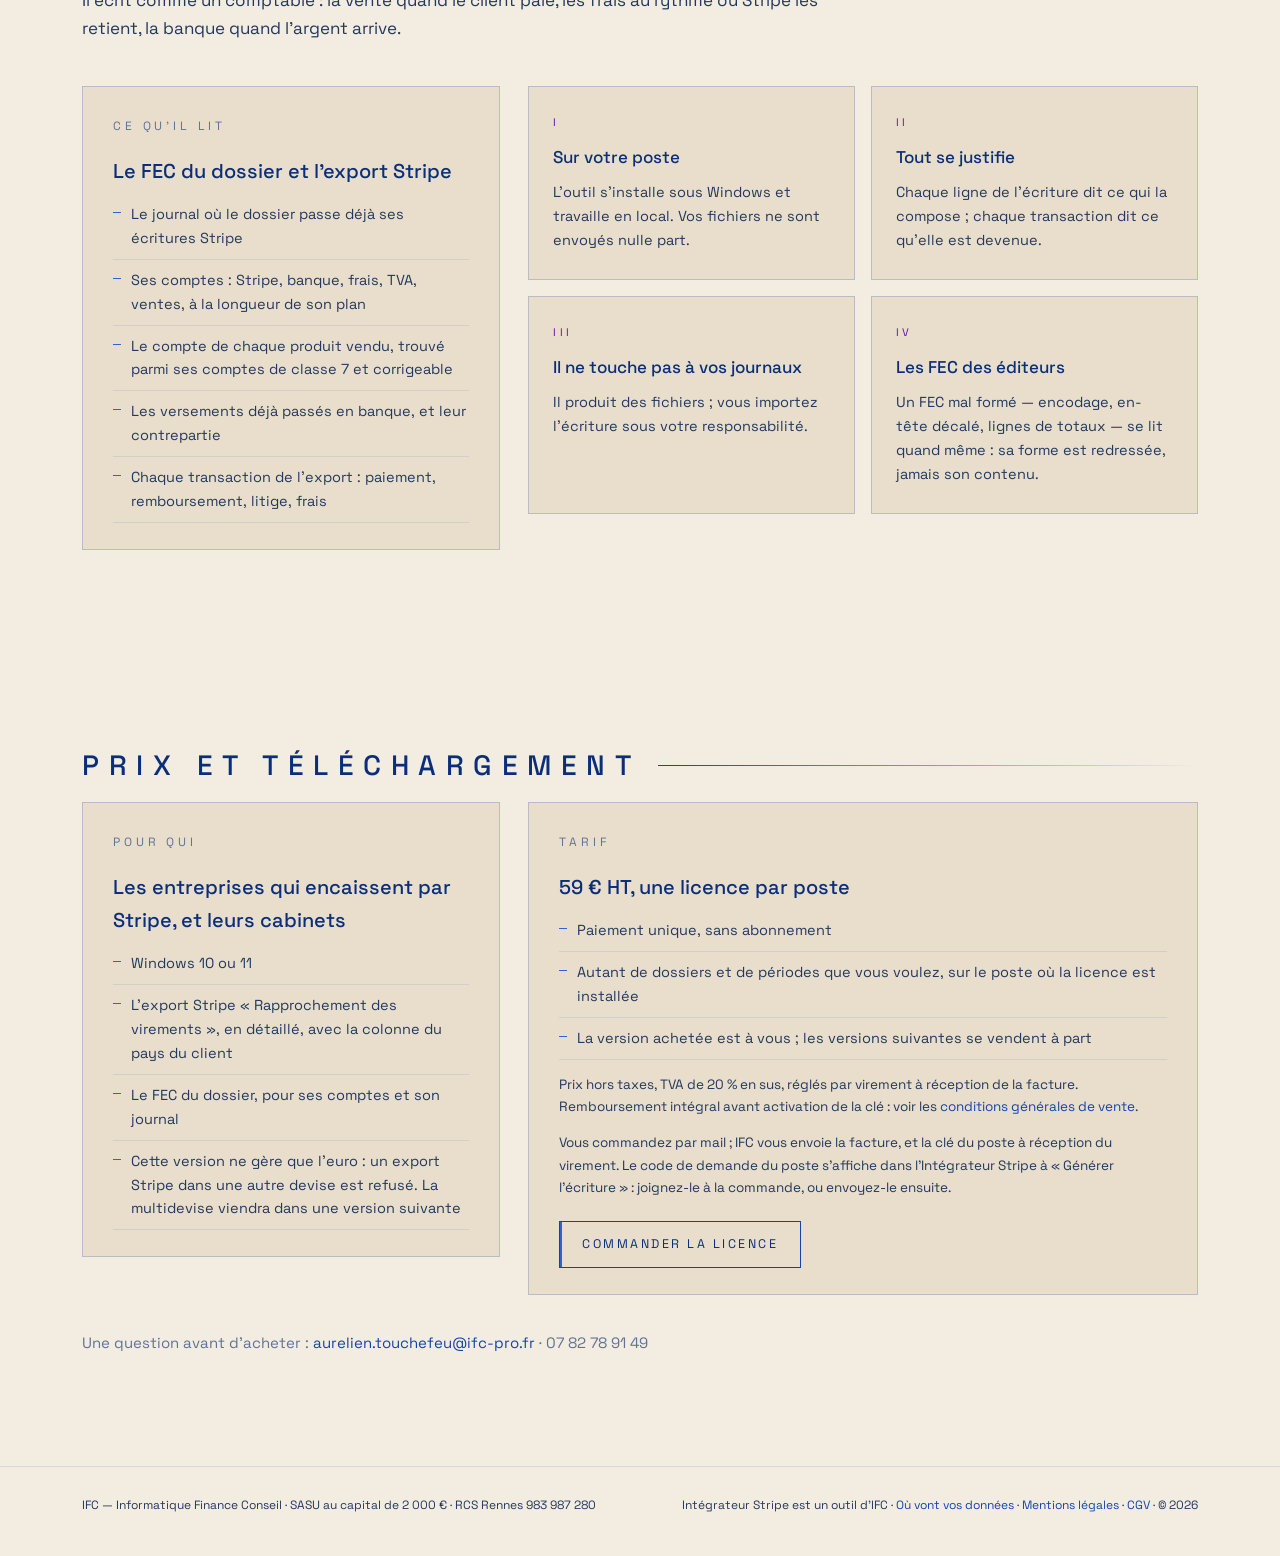
<file: integrateur-stripe.html>
<!doctype html>
<html lang="fr">
<head>
<meta charset="utf-8">
<meta name="viewport" content="width=device-width,initial-scale=1">
<title>Intégrateur Stripe — intégrateur d’écritures comptables Stripe · IFC</title>
<link rel="icon" href="/favicon.ico" sizes="any">
<link rel="icon" type="image/png" sizes="192x192" href="/img/favicon-192.png">
<link rel="apple-touch-icon" href="/img/apple-touch-icon.png">
<meta name="description" content="Intégrateur Stripe, l'intégrateur d'écritures comptables d'IFC : l'export Stripe et le FEC du dossier deviennent l'écriture comptable à importer dans 31 logiciels, ventes et TVA, frais Stripe, remboursements et litiges ; les règlements non passés restitués à part. Logiciel Windows, local, 59 € HT par poste. Cette version gère l'euro.">
<!-- INTÉGRATEUR STRIPE — page de l'outil, 13/10/2026 : mêmes styles que la page de TVA Smart. -->
<style>
@font-face{font-family:'Space Grotesk';font-weight:300 700;font-display:swap;
  src:url(polices/space-grotesk-latin-98a0d4.woff2) format('woff2');
  unicode-range:U+0000-00FF,U+0131,U+0152-0153,U+02BB-02BC,U+02C6,U+02DA,U+02DC,U+0304,U+0308,U+0329,U+2000-206F,U+20AC,U+2122,U+2191,U+2193,U+2212,U+2215,U+FEFF,U+FFFD}
@font-face{font-family:'Space Grotesk';font-weight:300 700;font-display:swap;
  src:url(polices/space-grotesk-latin-ext-cc7d24.woff2) format('woff2');
  unicode-range:U+0100-02BA,U+02BD-02C5,U+02C7-02CC,U+02CE-02D7,U+02DD-02FF,U+0304,U+0308,U+0329,U+1D00-1DBF,U+1E00-1E9F,U+1EF2-1EFF,U+2020,U+20A0-20AB,U+20AD-20C0,U+2113,U+2C60-2C7F,U+A720-A7FF}
:root{
  --fond:#070C16; --panneau:#0B1220; --arete:#1543AC; --vive:#5380EA; --violet:#6115AC; --violet-clair:#B57DF0;
  --rasante:rgba(145,198,255,.16); --texte:#C6D6EC; --clair:#E8F2FF; --faible:#7F95B5; --lien:#8FB0FF;
}
*{box-sizing:border-box;border-radius:0}
html{scroll-behavior:smooth}
body{margin:0;background:var(--fond);color:var(--texte);font:16px/1.65 'Space Grotesk',Arial,Helvetica,sans-serif;
  -webkit-font-smoothing:antialiased;overflow-x:hidden}
a{color:var(--lien);text-decoration:none}
a:hover{text-decoration:underline}
.page{max-width:1180px;margin:0 auto;padding:0 32px}
.caps{text-transform:uppercase;letter-spacing:.32em;font-size:12px;color:var(--faible)}
#ciel{position:fixed;inset:0;z-index:-1;pointer-events:none}

/* ── bandeau ── */
header{position:sticky;top:0;z-index:10;background:rgba(7,12,22,.82);backdrop-filter:blur(10px);box-shadow:inset 0 -1px 0 var(--rasante)}
header .page{display:flex;align-items:center;justify-content:space-between;height:68px}
.marque{display:flex;align-items:center;gap:14px;color:var(--clair)}
.marque:hover{text-decoration:none}
.marque img{width:40px;height:40px}
.marque b{font-weight:500;font-size:20px;letter-spacing:.42em}
/* Le geste du menu de METACUBE : le mot survolé prend la lumière (lueur,
   rasante sous le mot) et un reflet le traverse une fois. Rien ne se remplit. */
nav a{margin-left:18px;padding:7px 12px;position:relative;overflow:hidden;display:inline-block;
  font-size:12.5px;letter-spacing:.22em;text-transform:uppercase;color:var(--texte);
  transition:color .16s,box-shadow .16s,text-shadow .16s}
nav a:hover{color:#eaf4ff;text-decoration:none;text-shadow:0 0 14px rgba(145,198,255,.55);
  box-shadow:inset 0 -1px 0 rgba(145,198,255,.5),inset 0 1px 0 rgba(198,228,255,.10),0 0 24px rgba(105,170,255,.20)}
nav a::after{content:'';position:absolute;inset:0;pointer-events:none;opacity:0;transform:translateX(-125%);
  background:linear-gradient(104deg,transparent 32%,rgba(198,228,255,.30) 47%,rgba(145,198,255,.10) 56%,transparent 74%)}
nav a:hover::after{opacity:1;animation:fam-reflet .55s cubic-bezier(.3,0,.2,1) forwards}
@keyframes fam-reflet{from{transform:translateX(-125%)}to{transform:translateX(125%)}}
@media (prefers-reduced-motion:reduce){nav a:hover::after{animation:none;opacity:0}}

/* ── ouverture ── */
.ouverture{display:grid;grid-template-columns:1.2fr 1fr;align-items:center;gap:40px;min-height:calc(100vh - 68px);padding:30px 0}
.ouverture h1{margin:18px 0 24px;font-weight:400;font-size:46px;line-height:1.16;color:var(--clair)}
.ouverture h1 span{color:#fff}
.ouverture p{max-width:580px;margin:0 0 16px;font-size:17px}
.ouverture .piliers{display:flex;flex-wrap:wrap;gap:8px 22px;margin:22px 0 32px;padding:0;list-style:none;font-size:13px;letter-spacing:.14em;text-transform:uppercase;color:var(--faible)}
.ouverture .piliers li{padding-left:12px;border-left:2px solid var(--arete)}
.astre{position:relative;justify-self:center;width:100%;max-width:470px;aspect-ratio:1}
.astre .coeur{position:absolute;inset:14%;background:url(img/ifc_embleme.png) center/cover;
  -webkit-mask-image:radial-gradient(circle,#000 55%,transparent 71%);mask-image:radial-gradient(circle,#000 55%,transparent 71%)}
.astre .orbite{position:absolute;inset:0;border:1px solid rgba(83,128,234,.22);border-radius:50%;animation:tour 38s linear infinite}
.astre .orbite:nth-child(2){inset:6%;border-color:rgba(97,21,172,.35);animation-duration:26s;animation-direction:reverse;transform:rotateX(62deg)}
.astre .orbite:nth-child(3){inset:-4%;border-style:dashed;border-color:rgba(83,128,234,.12);animation-duration:60s}
.astre .orbite i{position:absolute;top:-4px;left:50%;width:7px;height:7px;background:var(--vive);border-radius:50%;box-shadow:0 0 12px var(--vive)}
.astre .orbite:nth-child(2) i{background:var(--violet-clair);box-shadow:0 0 12px var(--violet-clair)}
@keyframes tour{to{transform:rotate(360deg)}}
.astre .orbite:nth-child(2){animation-name:tour2}
@keyframes tour2{from{transform:rotateX(62deg) rotate(0)}to{transform:rotateX(62deg) rotate(-360deg)}}
.boutons{display:flex;gap:14px;flex-wrap:wrap}
.bouton{display:inline-block;padding:12px 22px;font-size:12.5px;letter-spacing:.2em;text-transform:uppercase;color:var(--clair);
  border:1px solid var(--arete);background:var(--panneau);box-shadow:inset 2px 0 0 var(--vive)}
.bouton:hover{text-decoration:none;border-color:var(--vive);box-shadow:inset 2px 0 0 var(--vive),0 0 18px rgba(83,128,234,.35)}
.bouton.discret{background:transparent;box-shadow:none;border-color:rgba(83,128,234,.35)}

/* ── sections ── */
section{padding:96px 0;box-shadow:inset 0 1px 0 var(--rasante)}
.titre{display:flex;align-items:center;gap:18px;margin-bottom:14px}
.titre h2{margin:0;font-weight:500;font-size:28px;letter-spacing:.34em;text-transform:uppercase;color:var(--clair)}
.titre hr{flex:1;height:1px;border:0;background:linear-gradient(90deg,var(--arete),transparent)}
.chapeau{max-width:760px;margin:0 0 44px;font-size:17px}

/* LE LISERÉ GLISSANT — le bleu arête et le violet profond, 1 px, qui tourne
   autour de la carte survolée (même trait que les cases du schéma de ƒa21). */
@property --a{syntax:'<angle>';initial-value:0deg;inherits:false}
.carte{position:relative;padding:26px 24px;background:var(--panneau);border:1px solid rgba(21,67,172,.55)}
.carte::after{content:'';position:absolute;inset:-1px;padding:1px;pointer-events:none;opacity:0;transition:opacity .25s;
  background:conic-gradient(from var(--a),transparent 0 62%,#1543AC 72%,#6115AC 86%,transparent 96%);
  -webkit-mask:linear-gradient(#000 0 0) content-box,linear-gradient(#000 0 0);-webkit-mask-composite:xor;mask-composite:exclude}
.carte:hover::after{opacity:1;animation:liseret 1.8s linear infinite}
@keyframes liseret{to{--a:360deg}}
@media (prefers-reduced-motion:reduce){.carte:hover::after{animation:none;background:#1543AC}.astre .orbite{animation:none}}
.carte h3{margin:0 0 10px;font-weight:500;font-size:17px;color:var(--clair)}
.carte p{margin:0;font-size:14.5px}
.carte .n{display:block;margin-bottom:12px;font-size:11px;letter-spacing:.28em;color:var(--violet-clair)}

/* METACUBE */
.produit{display:grid;grid-template-columns:1fr 1.15fr;gap:56px;align-items:center}
.formule{margin:0 0 22px;padding-left:18px;border-left:2px solid var(--vive);font-size:24px;line-height:1.35;color:var(--clair)}
.produit p{margin:0 0 16px}
.video{position:relative;aspect-ratio:16/9;border:1px solid var(--arete);background:#000;box-shadow:0 0 60px rgba(21,67,172,.25)}
.video iframe{position:absolute;inset:0;width:100%;height:100%;border:0}
.fonctions{display:grid;grid-template-columns:repeat(4,1fr);gap:16px;margin-top:56px}
.avenir{display:flex;align-items:center;flex-wrap:wrap;gap:10px 26px;margin-top:22px;padding:16px 22px;border:1px dashed rgba(97,21,172,.55)}
.avenir ul{display:flex;flex-wrap:wrap;gap:8px 22px;margin:0;padding:0;list-style:none;font-size:13px;letter-spacing:.14em;text-transform:uppercase;color:var(--texte)}
.avenir li{padding-left:12px;border-left:2px solid var(--violet)}
.forces{display:grid;grid-template-columns:repeat(4,1fr);gap:1px;margin-top:56px;background:var(--arete)}
.force{padding:26px 22px;background:var(--panneau)}
.force b{display:block;margin-bottom:8px;font-weight:500;font-size:30px;color:var(--clair)}
.force span{font-size:14px}
.assistant{display:grid;grid-template-columns:auto 1fr;gap:44px;align-items:center;margin-top:56px;padding:34px 40px;
  background:var(--panneau);border:1px solid var(--arete);box-shadow:inset 2px 0 0 var(--vive)}
/* La sphère de l'assistant, dessinée par assistant.js avec le dessin du produit. */
.assistant .presence{display:block;width:170px;height:170px;
  -webkit-mask-image:radial-gradient(circle,#000 45%,transparent 70%);mask-image:radial-gradient(circle,#000 45%,transparent 70%)}
.assistant .apprend{margin:4px 0 14px;padding-left:14px;border-left:2px solid var(--violet-clair);font-size:17px;color:var(--clair)}
.assistant h3{margin:6px 0 12px;font-weight:500;font-size:24px;color:var(--clair)}
.assistant p{margin:0 0 12px;font-size:15px}
.pour{margin-top:36px;font-size:15px;color:var(--faible)}
.pour strong{color:var(--texte);font-weight:500}

/* SERVICES */
.poles{display:grid;grid-template-columns:1fr 1.6fr;gap:28px;align-items:start}
.pole{padding:30px 30px 26px;background:linear-gradient(180deg,rgba(11,18,32,.95),rgba(11,18,32,.7));border:1px solid rgba(21,67,172,.5)}
.pole>h3{margin:0 0 6px;font-weight:500;font-size:20px;color:var(--clair)}
.pole>.caps{display:block;margin-bottom:18px}
.pole ul{margin:0;padding:0;list-style:none}
.pole li{position:relative;padding:9px 0 9px 18px;font-size:14.5px;box-shadow:inset 0 -1px 0 rgba(145,198,255,.07)}
.pole li::before{content:'';position:absolute;left:0;top:18px;width:8px;height:1px;background:var(--vive)}
.badges{display:flex;flex-wrap:wrap;gap:8px;margin-top:20px}
.badge{padding:6px 10px;font-size:11.5px;letter-spacing:.08em;color:var(--clair);border:1px solid rgba(97,21,172,.7);background:rgba(97,21,172,.14)}
.grille-ifc{display:grid;grid-template-columns:1fr 1fr;gap:16px}

/* MÉTHODE */
.principes{display:grid;grid-template-columns:repeat(4,1fr);gap:16px}

/* FONDATEUR / CONTACT */
.fondateur{display:grid;grid-template-columns:1fr 1fr;gap:56px;align-items:start}
.qui{padding-left:18px;border-left:2px solid var(--vive)}
.qui b{display:block;font-weight:500;font-size:22px;color:var(--clair)}
.coord{font-size:18px;line-height:2}
.linkedin{display:inline-flex;vertical-align:middle;color:var(--texte);transition:color .16s,filter .16s}
.linkedin:hover{color:var(--clair);filter:drop-shadow(0 0 8px rgba(145,198,255,.55))}
footer{padding:30px 0 40px;box-shadow:inset 0 1px 0 var(--rasante);font-size:12px;color:var(--faible)}
footer .page{display:flex;justify-content:space-between;gap:20px;flex-wrap:wrap}


/* ── DEUX CHARTES — 03/10/2026 ──────────────────────────────────────────────
   IFC (conseil, sous-traitance ERP, développement) : fond blanc, texte bleu.
   METACUBE garde la nuit bleue : sa section est une bande sombre pleine
   largeur, où le ciel étoilé reste visible. Les composants lisent les mêmes
   jetons ; .clair les redéfinit. */
.clair{--fond:#FFFFFF; --panneau:#F3F6FC; --arete:#1543AC; --vive:#2F62D8; --violet-clair:#6115AC;
  --rasante:rgba(21,67,172,.12); --texte:#22385F; --clair:#0B2E7A; --faible:#5F7396; --lien:#1543AC;
  color:var(--texte)}
/* Pleine largeur : le fond déborde de la colonne de 1180 px jusqu'aux bords. */
.pleine{position:relative;background:var(--fond);box-shadow:0 0 0 100vmax var(--fond);clip-path:inset(0 -100vmax)}
section.pleine{box-shadow:0 0 0 100vmax var(--fond),inset 0 1px 0 var(--rasante)}
header.clair{background:rgba(255,255,255,.92);box-shadow:inset 0 -1px 0 var(--rasante)}
.clair .marque img{border-radius:50%}
.clair nav a:hover{color:var(--arete);text-shadow:none;box-shadow:inset 0 -1px 0 var(--arete)}
.clair nav a::after{background:linear-gradient(104deg,transparent 32%,rgba(21,67,172,.12) 47%,transparent 74%)}
.ouverture.clair h1 span{color:var(--arete)}
.clair .carte{border-color:rgba(21,67,172,.22)}
.clair .pole{background:var(--panneau);border-color:rgba(21,67,172,.22)}
.clair .pole li{box-shadow:inset 0 -1px 0 rgba(21,67,172,.10)}
.clair .badge{background:rgba(97,21,172,.07);border-color:rgba(97,21,172,.35)}
.clair .bouton{box-shadow:inset 2px 0 0 var(--vive)}
.clair .bouton:hover{box-shadow:inset 2px 0 0 var(--vive),0 0 14px rgba(21,67,172,.18)}
footer.clair{background:#fff}
/* La bande METACUBE : sombre, le ciel passe à travers. */
#metacube{box-shadow:inset 0 1px 0 var(--rasante)}

.trait{padding-bottom:2px;border-bottom:1px solid var(--vive);color:var(--clair)}
/* apparition au défilement */
.monte{opacity:0;transform:translateY(18px);transition:opacity .7s ease,transform .7s ease}
.monte.vu{opacity:1;transform:none}

/* TVA SMART — en trois temps : le texte à gauche, l'écran de l'outil à droite */
.temps{display:grid;grid-template-columns:.8fr 1.6fr;gap:40px;align-items:center;margin-bottom:56px}
.temps .n{display:block;margin-bottom:10px;font-size:34px;font-weight:500;color:var(--arete)}
.temps h3{margin:0 0 10px;font-weight:500;font-size:22px;color:var(--clair)}
.temps p{margin:0;font-size:16px}
.temps img{display:block;width:100%;height:auto;border:1px solid var(--arete);box-shadow:0 18px 50px rgba(21,67,172,.18)}

@media (max-width:980px){
  .temps{grid-template-columns:1fr;gap:18px}
  .ouverture,.produit,.poles,.fondateur{grid-template-columns:1fr}
  .ouverture{min-height:0;padding-top:40px}
  .astre{max-width:320px;order:-1}
  .fonctions,.forces,.principes{grid-template-columns:1fr 1fr}
  .assistant{grid-template-columns:1fr;padding:26px}
  .ouverture h1{font-size:34px}
  nav a{margin-left:6px}
}
@media (max-width:600px){
  .page{padding:0 16px}
  nav{display:none}
  .fonctions,.forces,.principes,.grille-ifc{grid-template-columns:1fr}
  .titre h2{font-size:20px;letter-spacing:.22em}
  section{padding:64px 0}
}
.clair nav a.ici{color:var(--arete);box-shadow:inset 0 -1px 0 var(--arete)}
/* ── LE LIN SEMÉ DE LYS — 24/10/2026 ───────────────────────────────────────
   Les pages d'IFC quittent le blanc pour un fond lin, semé de petites fleurs
   de lys en relief, ton sur ton (Aurélien : « trop blanc », « plus
   chaleureux », « pars sur le semis fin »). METACUBE garde sa nuit bleue.
   Le semis est fixé à l'écran : la bande pleine largeur et le corps de la
   page le montrent sans raccord. */
.clair{--fond:#F3ECE0; --panneau:#E8DECB;
  --lys:url("data:image/svg+xml,%3Csvg%20xmlns%3D%22http%3A%2F%2Fwww.w3.org%2F2000%2Fsvg%22%20width%3D%2256%22%20height%3D%2256%22%3E%3Cg%20transform%3D%22translate%281.0%201.0%29%22%3E%3Cg%20transform%3D%22translate%284.0%204.0%29%20scale%280.5%29%22%20fill%3D%22rgba%28110%2C84%2C50%2C.20%29%22%3E%3Cpath%20d%3D%22M20%201C25%207%2027%2014%2023.5%2022H16.5C13%2014%2015%207%2020%201Z%22%2F%3E%3Cpath%20d%3D%22M16.5%2022C11%2022.5%205%2020.5%203%2014.5C1.8%2010.5%204.5%206.8%208.5%208C6.5%2010.5%207.5%2014.5%2011.5%2016.5C14%2017.8%2016%2019%2016.5%2022Z%22%2F%3E%3Cpath%20d%3D%22M23.5%2022C29%2022.5%2035%2020.5%2037%2014.5C38.2%2010.5%2035.5%206.8%2031.5%208C33.5%2010.5%2032.5%2014.5%2028.5%2016.5C26%2017.8%2024%2019%2023.5%2022Z%22%2F%3E%3Crect%20x%3D%2212.5%22%20y%3D%2222.6%22%20width%3D%2215%22%20height%3D%223.2%22%20rx%3D%22.6%22%2F%3E%3Cpath%20d%3D%22M17%2026.4C15.5%2030.5%2012.5%2033%209%2034C13.5%2035.5%2017.5%2033.5%2020%2029.5C22.5%2033.5%2026.5%2035.5%2031%2034C27.5%2033%2024.5%2030.5%2023%2026.4Z%22%2F%3E%3Cpath%20d%3D%22M18.6%2026.4H21.4L20%2038Z%22%2F%3E%3C%2Fg%3E%3C%2Fg%3E%3Cg%20transform%3D%22translate%28-0.6%20-0.6%29%22%3E%3Cg%20transform%3D%22translate%284.0%204.0%29%20scale%280.5%29%22%20fill%3D%22rgba%28255%2C255%2C255%2C.55%29%22%3E%3Cpath%20d%3D%22M20%201C25%207%2027%2014%2023.5%2022H16.5C13%2014%2015%207%2020%201Z%22%2F%3E%3Cpath%20d%3D%22M16.5%2022C11%2022.5%205%2020.5%203%2014.5C1.8%2010.5%204.5%206.8%208.5%208C6.5%2010.5%207.5%2014.5%2011.5%2016.5C14%2017.8%2016%2019%2016.5%2022Z%22%2F%3E%3Cpath%20d%3D%22M23.5%2022C29%2022.5%2035%2020.5%2037%2014.5C38.2%2010.5%2035.5%206.8%2031.5%208C33.5%2010.5%2032.5%2014.5%2028.5%2016.5C26%2017.8%2024%2019%2023.5%2022Z%22%2F%3E%3Crect%20x%3D%2212.5%22%20y%3D%2222.6%22%20width%3D%2215%22%20height%3D%223.2%22%20rx%3D%22.6%22%2F%3E%3Cpath%20d%3D%22M17%2026.4C15.5%2030.5%2012.5%2033%209%2034C13.5%2035.5%2017.5%2033.5%2020%2029.5C22.5%2033.5%2026.5%2035.5%2031%2034C27.5%2033%2024.5%2030.5%2023%2026.4Z%22%2F%3E%3Cpath%20d%3D%22M18.6%2026.4H21.4L20%2038Z%22%2F%3E%3C%2Fg%3E%3C%2Fg%3E%3Cg%20transform%3D%22translate%284.0%204.0%29%20scale%280.5%29%22%20fill%3D%22%23F3ECE0%22%3E%3Cpath%20d%3D%22M20%201C25%207%2027%2014%2023.5%2022H16.5C13%2014%2015%207%2020%201Z%22%2F%3E%3Cpath%20d%3D%22M16.5%2022C11%2022.5%205%2020.5%203%2014.5C1.8%2010.5%204.5%206.8%208.5%208C6.5%2010.5%207.5%2014.5%2011.5%2016.5C14%2017.8%2016%2019%2016.5%2022Z%22%2F%3E%3Cpath%20d%3D%22M23.5%2022C29%2022.5%2035%2020.5%2037%2014.5C38.2%2010.5%2035.5%206.8%2031.5%208C33.5%2010.5%2032.5%2014.5%2028.5%2016.5C26%2017.8%2024%2019%2023.5%2022Z%22%2F%3E%3Crect%20x%3D%2212.5%22%20y%3D%2222.6%22%20width%3D%2215%22%20height%3D%223.2%22%20rx%3D%22.6%22%2F%3E%3Cpath%20d%3D%22M17%2026.4C15.5%2030.5%2012.5%2033%209%2034C13.5%2035.5%2017.5%2033.5%2020%2029.5C22.5%2033.5%2026.5%2035.5%2031%2034C27.5%2033%2024.5%2030.5%2023%2026.4Z%22%2F%3E%3Cpath%20d%3D%22M18.6%2026.4H21.4L20%2038Z%22%2F%3E%3C%2Fg%3E%3Cg%20transform%3D%22translate%281.0%201.0%29%22%3E%3Cg%20transform%3D%22translate%2832.0%2032.0%29%20scale%280.5%29%22%20fill%3D%22rgba%28110%2C84%2C50%2C.20%29%22%3E%3Cpath%20d%3D%22M20%201C25%207%2027%2014%2023.5%2022H16.5C13%2014%2015%207%2020%201Z%22%2F%3E%3Cpath%20d%3D%22M16.5%2022C11%2022.5%205%2020.5%203%2014.5C1.8%2010.5%204.5%206.8%208.5%208C6.5%2010.5%207.5%2014.5%2011.5%2016.5C14%2017.8%2016%2019%2016.5%2022Z%22%2F%3E%3Cpath%20d%3D%22M23.5%2022C29%2022.5%2035%2020.5%2037%2014.5C38.2%2010.5%2035.5%206.8%2031.5%208C33.5%2010.5%2032.5%2014.5%2028.5%2016.5C26%2017.8%2024%2019%2023.5%2022Z%22%2F%3E%3Crect%20x%3D%2212.5%22%20y%3D%2222.6%22%20width%3D%2215%22%20height%3D%223.2%22%20rx%3D%22.6%22%2F%3E%3Cpath%20d%3D%22M17%2026.4C15.5%2030.5%2012.5%2033%209%2034C13.5%2035.5%2017.5%2033.5%2020%2029.5C22.5%2033.5%2026.5%2035.5%2031%2034C27.5%2033%2024.5%2030.5%2023%2026.4Z%22%2F%3E%3Cpath%20d%3D%22M18.6%2026.4H21.4L20%2038Z%22%2F%3E%3C%2Fg%3E%3C%2Fg%3E%3Cg%20transform%3D%22translate%28-0.6%20-0.6%29%22%3E%3Cg%20transform%3D%22translate%2832.0%2032.0%29%20scale%280.5%29%22%20fill%3D%22rgba%28255%2C255%2C255%2C.55%29%22%3E%3Cpath%20d%3D%22M20%201C25%207%2027%2014%2023.5%2022H16.5C13%2014%2015%207%2020%201Z%22%2F%3E%3Cpath%20d%3D%22M16.5%2022C11%2022.5%205%2020.5%203%2014.5C1.8%2010.5%204.5%206.8%208.5%208C6.5%2010.5%207.5%2014.5%2011.5%2016.5C14%2017.8%2016%2019%2016.5%2022Z%22%2F%3E%3Cpath%20d%3D%22M23.5%2022C29%2022.5%2035%2020.5%2037%2014.5C38.2%2010.5%2035.5%206.8%2031.5%208C33.5%2010.5%2032.5%2014.5%2028.5%2016.5C26%2017.8%2024%2019%2023.5%2022Z%22%2F%3E%3Crect%20x%3D%2212.5%22%20y%3D%2222.6%22%20width%3D%2215%22%20height%3D%223.2%22%20rx%3D%22.6%22%2F%3E%3Cpath%20d%3D%22M17%2026.4C15.5%2030.5%2012.5%2033%209%2034C13.5%2035.5%2017.5%2033.5%2020%2029.5C22.5%2033.5%2026.5%2035.5%2031%2034C27.5%2033%2024.5%2030.5%2023%2026.4Z%22%2F%3E%3Cpath%20d%3D%22M18.6%2026.4H21.4L20%2038Z%22%2F%3E%3C%2Fg%3E%3C%2Fg%3E%3Cg%20transform%3D%22translate%2832.0%2032.0%29%20scale%280.5%29%22%20fill%3D%22%23F3ECE0%22%3E%3Cpath%20d%3D%22M20%201C25%207%2027%2014%2023.5%2022H16.5C13%2014%2015%207%2020%201Z%22%2F%3E%3Cpath%20d%3D%22M16.5%2022C11%2022.5%205%2020.5%203%2014.5C1.8%2010.5%204.5%206.8%208.5%208C6.5%2010.5%207.5%2014.5%2011.5%2016.5C14%2017.8%2016%2019%2016.5%2022Z%22%2F%3E%3Cpath%20d%3D%22M23.5%2022C29%2022.5%2035%2020.5%2037%2014.5C38.2%2010.5%2035.5%206.8%2031.5%208C33.5%2010.5%2032.5%2014.5%2028.5%2016.5C26%2017.8%2024%2019%2023.5%2022Z%22%2F%3E%3Crect%20x%3D%2212.5%22%20y%3D%2222.6%22%20width%3D%2215%22%20height%3D%223.2%22%20rx%3D%22.6%22%2F%3E%3Cpath%20d%3D%22M17%2026.4C15.5%2030.5%2012.5%2033%209%2034C13.5%2035.5%2017.5%2033.5%2020%2029.5C22.5%2033.5%2026.5%2035.5%2031%2034C27.5%2033%2024.5%2030.5%2023%2026.4Z%22%2F%3E%3Cpath%20d%3D%22M18.6%2026.4H21.4L20%2038Z%22%2F%3E%3C%2Fg%3E%3C%2Fsvg%3E")}
body.clair{background:var(--fond) var(--lys) fixed}
header.clair{background:rgba(243,236,224,.97)}
footer.clair{background:var(--fond)}
.clair.pleine{background:transparent;box-shadow:inset 0 1px 0 var(--rasante)}
.clair.pleine::before{content:'';position:absolute;inset:0 -100vmax;z-index:-1;background:var(--fond) var(--lys) fixed}
/* ── LE MENU AU DOIGT — 24/10/2026 : sous 600 px, un bouton ☰ déplie les onglets ── */
.menu-bouton{display:none}
@media (max-width:600px){
  header .page{position:relative}
  .menu-bouton{display:flex;flex-direction:column;justify-content:center;gap:5px;width:44px;height:44px;padding:0 10px;
    background:transparent;border:1px solid rgba(145,198,255,.35);cursor:pointer}
  .menu-bouton span{display:block;height:2px;background:var(--clair);transition:transform .25s,opacity .25s}
  .menu-ouvert .menu-bouton span:nth-child(1){transform:translateY(7px) rotate(45deg)}
  .menu-ouvert .menu-bouton span:nth-child(2){opacity:0}
  .menu-ouvert .menu-bouton span:nth-child(3){transform:translateY(-7px) rotate(-45deg)}
  header.menu-ouvert nav{display:flex;flex-direction:column;position:absolute;top:68px;left:0;right:0;z-index:30;
    padding:8px 16px 14px;background:rgba(7,12,22,.97);box-shadow:0 14px 30px rgba(0,0,0,.35),inset 0 -1px 0 rgba(145,198,255,.16)}
  header.menu-ouvert nav a{margin:0;padding:13px 4px;font-size:13px;box-shadow:inset 0 -1px 0 rgba(145,198,255,.10)}
  header.clair.menu-ouvert nav{background:rgba(243,236,224,.98);box-shadow:0 14px 30px rgba(70,50,20,.18),inset 0 -1px 0 rgba(21,67,172,.12)}
  header.clair.menu-ouvert nav a{box-shadow:inset 0 -1px 0 rgba(21,67,172,.10)}
  .clair .menu-bouton{border-color:rgba(21,67,172,.35)}
}
</style>
<script type="application/ld+json">
{"@context":"https://schema.org","@type":"SoftwareApplication","name":"Intégrateur Stripe","applicationCategory":"FinanceApplication","applicationSubCategory":"Intégrateur d'écritures comptables","operatingSystem":"Windows","inLanguage":"fr","url":"https://ifc-pro.fr/integrateur-stripe.html","description":"Intégrateur d'écritures comptables : l'export Stripe et le FEC du dossier deviennent l'écriture comptable à importer dans 31 logiciels — ventes et TVA, frais Stripe, remboursements et litiges.","publisher":{"@type":"Organization","name":"IFC — Informatique Finance Conseil","url":"https://ifc-pro.fr/"},"offers":{"@type":"Offer","price":"59.00","priceCurrency":"EUR","priceSpecification":{"@type":"UnitPriceSpecification","price":"59.00","priceCurrency":"EUR","valueAddedTaxIncluded":false,"unitText":"poste"}}}
</script>
</head>
<body>
<header class="clair">
  <div class="page">
    <a class="marque" href="index.html"><img src="img/ifc_embleme.png" alt=""><b>IFC</b></a>
    <nav><a href="metacube.html">METACUBE</a><a href="outils.html" class="ici">Outils</a><a href="services.html">Services</a><a href="methode.html">Méthode</a><a href="contact.html">Contact</a><a href="donnees.html">Où vont vos données</a></nav>
  </div>
</header>

<main class="page">

  <div class="ouverture clair pleine" style="min-height:0;padding:72px 0 40px;grid-template-columns:1fr">
    <div>
      <div class="caps">Outils IFC · Intégrateur d’écritures comptables · Logiciel Windows</div>
      <h1>Intégrateur Stripe. <span>Le FEC, l’export Stripe : l’écriture.</span></h1>
      <p>Vous déposez le FEC du dossier et l’export de Stripe. L’outil en tire l’écriture comptable de chaque versement, prête à importer dans votre logiciel, et met à part les règlements qui ne sont pas passés. Aucune saisie : le journal, les comptes et le compte de chaque produit se lisent dans le FEC.</p>
      <ul class="piliers"><li>Ventes et TVA par pays</li><li>Frais Stripe au rythme des encaissements</li><li>Écriture équilibrée, prête à importer</li><li>Sur votre poste</li></ul>
      <div class="boutons">
        <a class="bouton" href="#prix">Prix et téléchargement</a>
        <a class="bouton discret" href="#trois">En trois temps</a>
      </div>
    </div>
  </div>

  <!-- EN TROIS TEMPS : chaque temps, son écran (captures de l'outil sur un dossier fabriqué, données fictives) -->
  <section id="trois" class="clair pleine">
    <div class="titre"><h2>En trois temps</h2><hr></div>
    <div class="temps monte">
      <div><span class="n">1</span><h3>Déposez le FEC et l’export Stripe</h3><p>Le FEC du dossier, puis le rapport « Rapprochement des virements » téléchargé de Stripe en détaillé. L’export des paiements peut l’accompagner : il apporte les règlements refusés ou jamais encaissés.</p></div>
      <img src="img/integrateur-stripe-depot.png" alt="Intégrateur Stripe : les deux boîtes d’import, le FEC du dossier et l’export Stripe" loading="lazy" width="1440" height="900">
    </div>
    <div class="temps monte">
      <div><span class="n">2</span><h3>Il compose l’écriture de chaque versement</h3><p>L’encaissement au compte Stripe, les ventes et leur TVA, les frais retenus et leur TVA autoliquidée, les remboursements et les litiges. Chaque pièce affiche son total, débit et crédit.</p></div>
      <img src="img/integrateur-stripe-ecriture.png" alt="Intégrateur Stripe : l’écriture d’un versement, ligne à ligne, et son total" loading="lazy" width="1440" height="900">
    </div>
    <div class="temps monte">
      <div><span class="n">3</span><h3>Vous générez l’écriture</h3><p>Le fichier d’import au format de votre logiciel, et le classeur Excel qui justifie chaque montant et restitue les règlements non passés.</p></div>
      <img src="img/integrateur-stripe-generee.png" alt="Intégrateur Stripe : l’écriture générée pour Sage 100 et son classeur Excel" loading="lazy" width="1440" height="900">
    </div>
  </section>

  <section class="clair pleine">
    <div class="titre"><h2>Ce qu’il rend</h2><hr></div>
    <p class="chapeau">Pour la période de l’export, un dossier « Stripe T3 2026 » : l’écriture à importer et ce qui la justifie.</p>
    <div class="principes">
      <div class="carte monte"><span class="n">ÉCRITURE</span><h3>Le fichier d’import</h3><p>Au format de votre logiciel : 31 formats, de Sage à Cegid, EBP, ACD, Quadra, Odoo… jusqu’à SAP et Dynamics. Une pièce par versement, dans le journal du dossier.</p></div>
      <div class="carte monte"><span class="n">JUSTIFICATION</span><h3>Le classeur Excel</h3><p>Chaque transaction de l’export et ce qu’elle est devenue, chaque versement et son arrivée en banque, la TVA par pays avec sa ligne de CA3.</p></div>
      <div class="carte monte"><span class="n">ANOMALIES</span><h3>Les règlements non passés</h3><p>Les paiements refusés, bloqués ou jamais encaissés, client par client, avec leur raison : restitués à part, jamais écrits.</p></div>
      <div class="carte monte"><span class="n">BANQUE</span><h3>Ce qui est déjà passé</h3><p>Un versement déjà passé en banque contre le compte Stripe n’est pas écrit une seconde fois ; un versement encore en route est dit « en attente ».</p></div>
    </div>
  </section>

  <section id="comment" class="clair pleine">
    <div class="titre"><h2>Comment il travaille</h2><hr></div>
    <p class="chapeau">Il écrit comme un comptable : la vente quand le client paie, les frais au rythme où Stripe les retient, la banque quand l’argent arrive.</p>
    <div class="poles">
      <div class="pole monte">
        <span class="caps">Ce qu’il lit</span>
        <h3>Le FEC du dossier et l’export Stripe</h3>
        <ul>
          <li>Le journal où le dossier passe déjà ses écritures Stripe</li>
          <li>Ses comptes : Stripe, banque, frais, TVA, ventes, à la longueur de son plan</li>
          <li>Le compte de chaque produit vendu, trouvé parmi ses comptes de classe 7 et corrigeable</li>
          <li>Les versements déjà passés en banque, et leur contrepartie</li>
          <li>Chaque transaction de l’export : paiement, remboursement, litige, frais</li>
        </ul>
      </div>
      <div class="grille-ifc">
        <div class="carte monte"><span class="n">I</span><h3>Sur votre poste</h3><p>L’outil s’installe sous Windows et travaille en local. Vos fichiers ne sont envoyés nulle part.</p></div>
        <div class="carte monte"><span class="n">II</span><h3>Tout se justifie</h3><p>Chaque ligne de l’écriture dit ce qui la compose ; chaque transaction dit ce qu’elle est devenue.</p></div>
        <div class="carte monte"><span class="n">III</span><h3>Il ne touche pas à vos journaux</h3><p>Il produit des fichiers ; vous importez l’écriture sous votre responsabilité.</p></div>
        <div class="carte monte"><span class="n">IV</span><h3>Les FEC des éditeurs</h3><p>Un FEC mal formé — encodage, en-tête décalé, lignes de totaux — se lit quand même : sa forme est redressée, jamais son contenu.</p></div>
      </div>
    </div>
  </section>

  <section id="prix" class="clair pleine">
    <div class="titre"><h2>Prix et téléchargement</h2><hr></div>
    <div class="poles">
      <div class="pole monte">
        <span class="caps">Pour qui</span>
        <h3>Les entreprises qui encaissent par Stripe, et leurs cabinets</h3>
        <ul>
          <li>Windows 10 ou 11</li>
          <li>L’export Stripe « Rapprochement des virements », en détaillé, avec la colonne du pays du client</li>
          <li>Le FEC du dossier, pour ses comptes et son journal</li>
          <li>Cette version ne gère que l’euro : un export Stripe dans une autre devise est refusé. La multidevise viendra dans une version suivante</li>
        </ul>
      </div>
      <div class="pole monte">
        <span class="caps">Tarif</span>
        <h3>59 € HT, une licence par poste</h3>
        <ul>
          <li>Paiement unique, sans abonnement</li>
          <li>Autant de dossiers et de périodes que vous voulez, sur le poste où la licence est installée</li>
          <li>La version achetée est à vous ; les versions suivantes se vendent à part</li>
        </ul>
        <p style="margin-top:14px;font-size:13.5px">Prix hors taxes, TVA de 20 % en sus, réglés par virement à réception de la facture. Remboursement intégral avant activation de la clé : voir les <a href="cgv.html">conditions générales de vente</a>.</p>
        <p style="margin-top:14px;font-size:13.5px">Vous commandez par mail ; IFC vous envoie la facture, et la clé du poste à réception du virement. Le code de demande du poste s’affiche dans l’Intégrateur Stripe à « Générer l’écriture » : joignez-le à la commande, ou envoyez-le ensuite.</p>
        <div class="boutons" style="margin-top:22px"><a class="bouton" href="mailto:aurelien.touchefeu@ifc-pro.fr?subject=Commande%20Int%C3%A9grateur%20Stripe%20%E2%80%94%20licence%20par%20poste&amp;body=Bonjour%2C%0A%0AJe%20commande%20%3A%20Int%C3%A9grateur%20Stripe%20%E2%80%94%20licence%20par%20poste%2C%2059%20%E2%82%AC%20HT.%0A%0ACode%20de%20demande%2C%20si%20l%E2%80%99outil%20vous%20l%E2%80%99a%20d%C3%A9j%C3%A0%20donn%C3%A9%20%3A%20%0A%0APour%20la%20facture%20%3A%0ARaison%20sociale%20%3A%20%0ASIREN%20%3A%20%0AAdresse%20de%20facturation%20%3A%20%0AAdresse%20%C3%A9lectronique%20o%C3%B9%20recevoir%20la%20facture%20%3A%20%0A%0AJe%20r%C3%A9glerai%20par%20virement%20%C3%A0%20r%C3%A9ception%20de%20la%20facture.%0A">Commander la licence</a></div>
      </div>
    </div>
    <p class="pour" style="margin-top:36px">Une question avant d’acheter : <a href="mailto:aurelien.touchefeu@ifc-pro.fr">aurelien.touchefeu@ifc-pro.fr</a> · 07 82 78 91 49</p>
  </section>

</main>

<footer class="clair">
  <div class="page">
    <span>IFC — Informatique Finance Conseil · SASU au capital de 2 000 € · RCS Rennes 983 987 280</span>
    <span>Intégrateur Stripe est un outil d’IFC · <a href="donnees.html">Où vont vos données</a> · <a href="mentions-legales.html">Mentions légales</a> · <a href="cgv.html">CGV</a> · © 2026</span>
  </div>
</footer>

<script>
/* l'apparition au défilement, comme l'accueil */
const vus = new IntersectionObserver(es => es.forEach(e => { if (e.isIntersecting) { e.target.classList.add('vu'); vus.unobserve(e.target); } }), {threshold: .12});
document.querySelectorAll('.monte').forEach(el => vus.observe(el));
</script>
<script src="menu.js?v=1"></script>
</body>
</html>
</file>
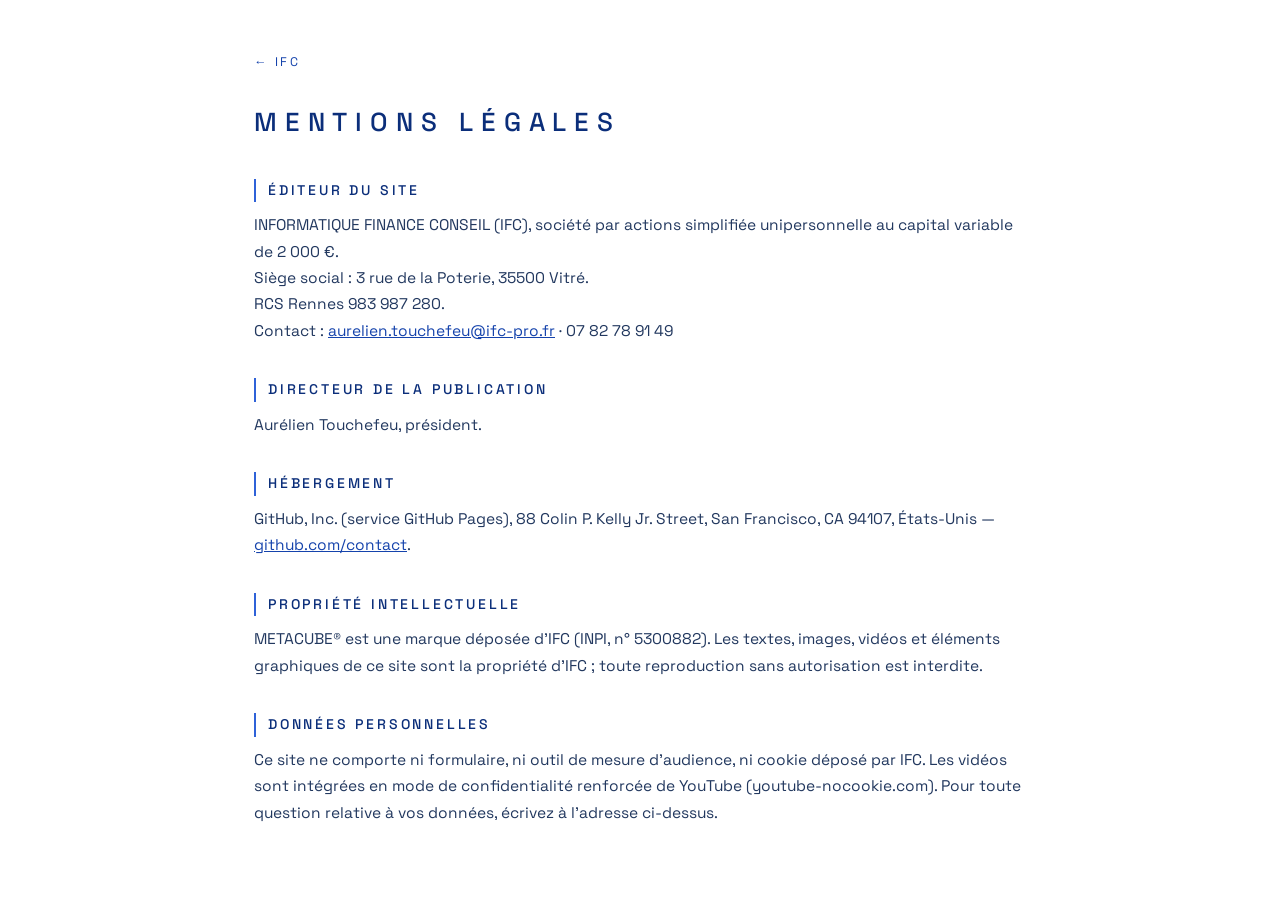
<file: mentions-legales.html>
<!doctype html>
<html lang="fr">
<head>
<meta charset="utf-8">
<meta name="viewport" content="width=device-width,initial-scale=1">
<title>Mentions légales — IFC</title>
<link rel="icon" href="/favicon.ico" sizes="any">
<link rel="icon" type="image/png" sizes="192x192" href="/img/favicon-192.png">
<link rel="apple-touch-icon" href="/img/apple-touch-icon.png">
<meta name="robots" content="noindex">
<!-- Siège : celui des statuts et du Kbis, tant qu'aucun transfert n'est décidé
     (00 SUIVI ADMINISTRATIF). Hébergement : GitHub Pages, retenu le 28/09/2026. -->
<style>
@font-face{font-family:'Space Grotesk';font-weight:300 700;font-display:swap;src:url(polices/space-grotesk-latin-98a0d4.woff2) format('woff2')}
:root{--fond:#FFFFFF;--panneau:#F3F6FC;--arete:#1543AC;--vive:#2F62D8;--texte:#22385F;--clair:#0B2E7A;--faible:#5F7396;--lien:#1543AC}
*{box-sizing:border-box}
body{margin:0;background:var(--fond);color:var(--texte);font:15.5px/1.7 'Space Grotesk',Arial,sans-serif}
a{color:var(--lien)}
.page{max-width:820px;margin:0 auto;padding:48px 24px 72px}
.retour{font-size:12.5px;letter-spacing:.2em;text-transform:uppercase;text-decoration:none}
h1{margin:26px 0 30px;font-weight:500;font-size:26px;letter-spacing:.3em;text-transform:uppercase;color:var(--clair)}
h2{margin:34px 0 10px;padding-left:12px;border-left:2px solid var(--vive);font-weight:500;font-size:14px;letter-spacing:.2em;text-transform:uppercase;color:var(--clair)}
p{margin:0 0 10px}
</style>
</head>
<body>
<div class="page">
  <a class="retour" href="index.html">← IFC</a>
  <h1>Mentions légales</h1>

  <h2>Éditeur du site</h2>
  <p>INFORMATIQUE FINANCE CONSEIL (IFC), société par actions simplifiée unipersonnelle au capital variable de 2 000 €.<br>
  Siège social : 3 rue de la Poterie, 35500 Vitré.<br>
  RCS Rennes 983 987 280.<br>
  Contact : <a href="mailto:aurelien.touchefeu@ifc-pro.fr">aurelien.touchefeu@ifc-pro.fr</a> · 07 82 78 91 49</p>

  <h2>Directeur de la publication</h2>
  <p>Aurélien Touchefeu, président.</p>

  <h2>Hébergement</h2>
  <p>GitHub, Inc. (service GitHub Pages), 88 Colin P. Kelly Jr. Street, San Francisco, CA 94107, États-Unis — <a href="https://github.com/contact">github.com/contact</a>.</p>

  <h2>Propriété intellectuelle</h2>
  <p>METACUBE® est une marque déposée d'IFC (INPI, n° 5300882). Les textes, images, vidéos et éléments graphiques de ce site sont la propriété d'IFC ; toute reproduction sans autorisation est interdite.</p>

  <h2>Données personnelles</h2>
  <p>Ce site ne comporte ni formulaire, ni outil de mesure d'audience, ni cookie déposé par IFC. Les vidéos sont intégrées en mode de confidentialité renforcée de YouTube (youtube-nocookie.com). Pour toute question relative à vos données, écrivez à l'adresse ci-dessus.</p>
</div>
</body>
</html>
</file>
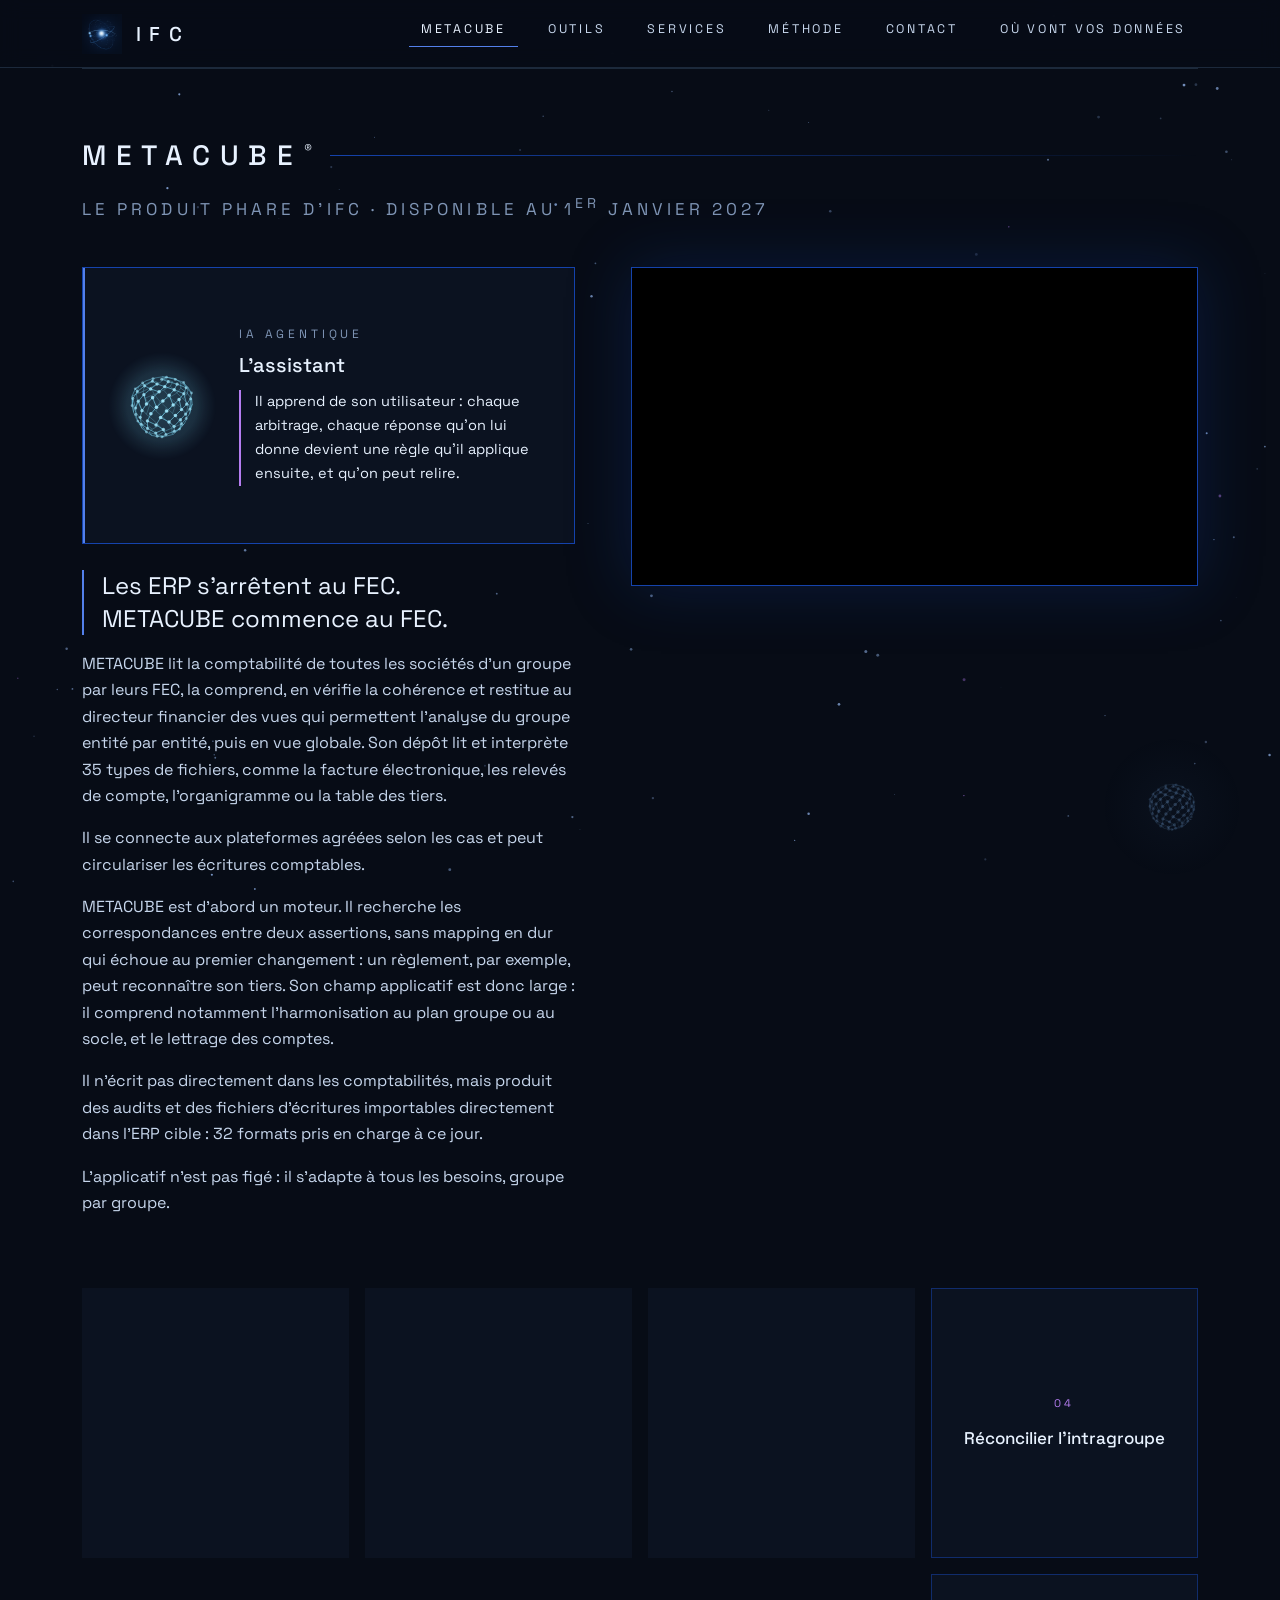
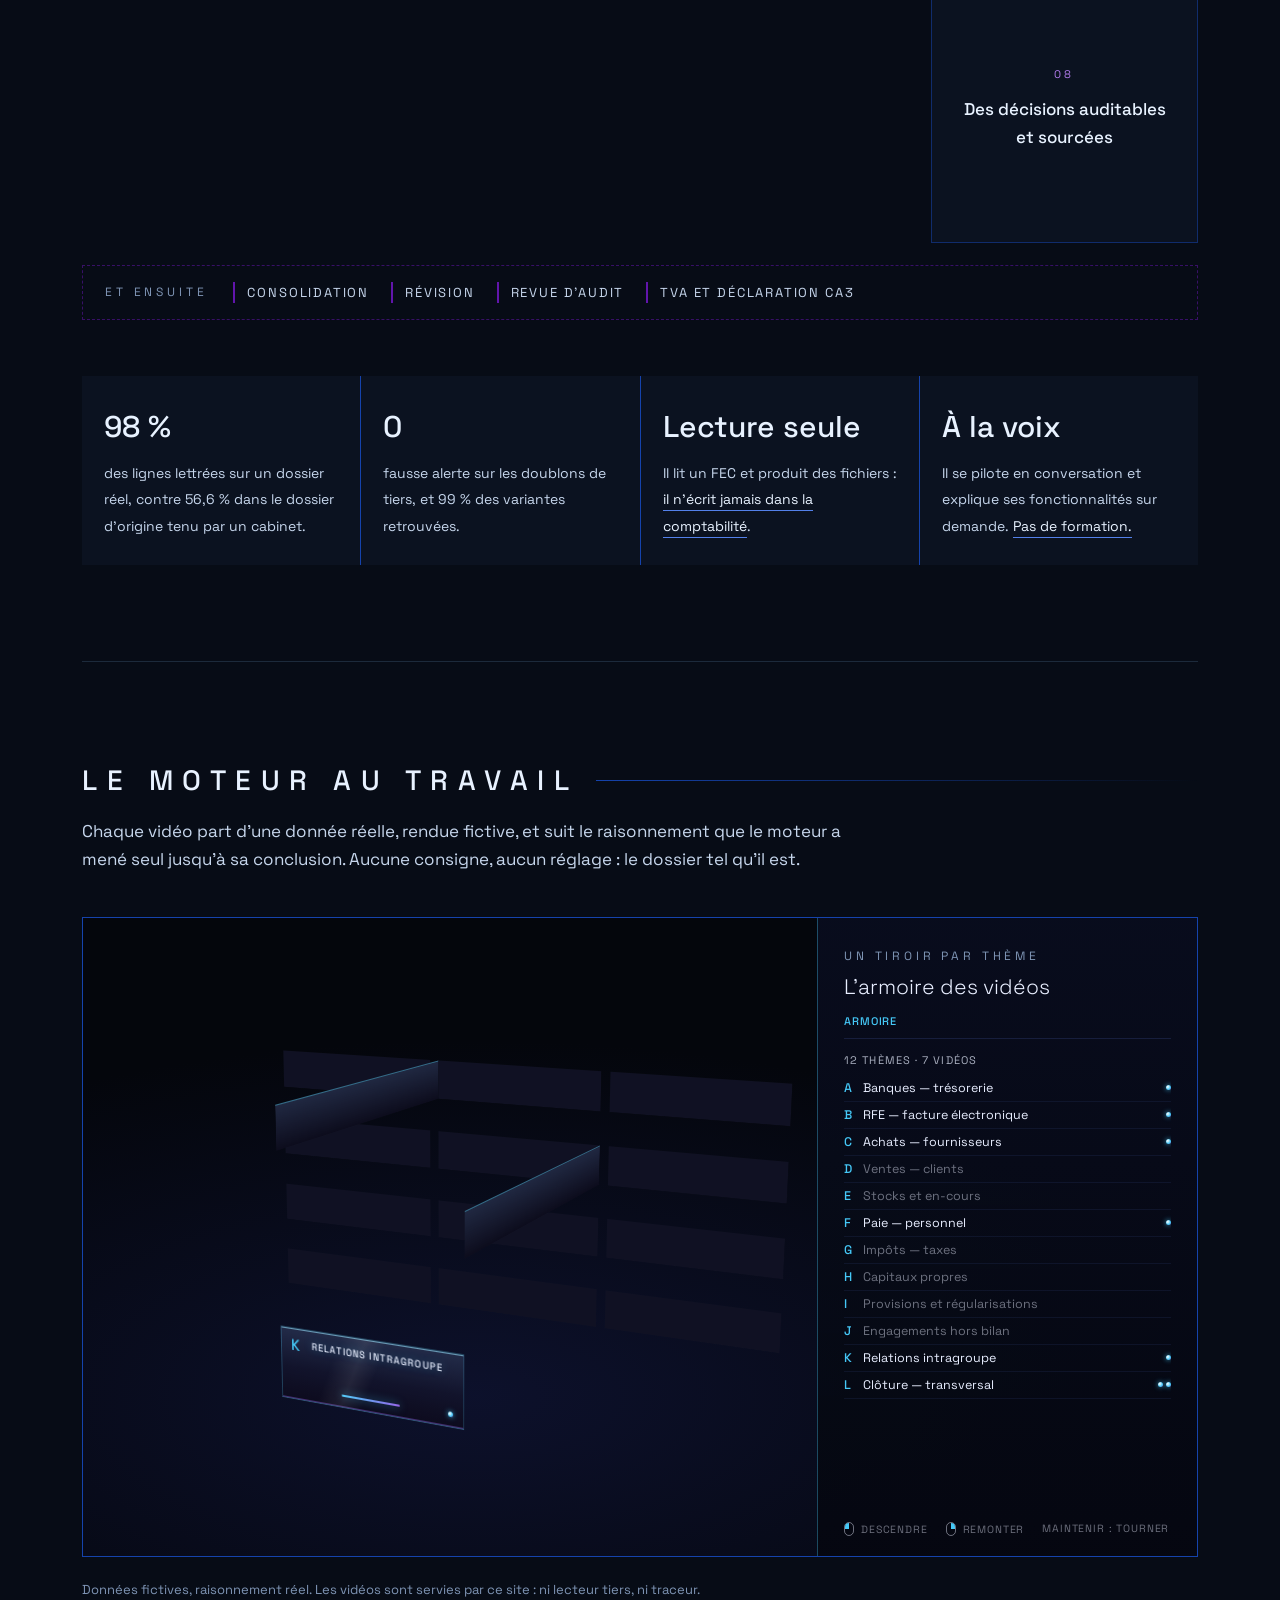
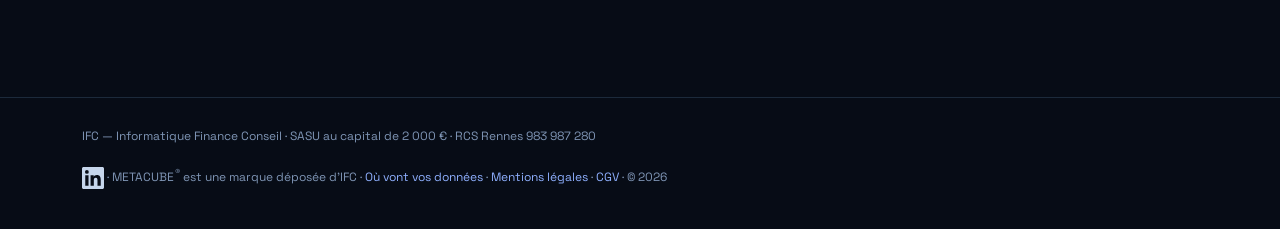
<file: metacube.html>
<!doctype html>
<html lang="fr">
<head>
<meta charset="utf-8">
<meta name="viewport" content="width=device-width,initial-scale=1">
<title>METACUBE — IFC</title>
<link rel="icon" href="/favicon.ico" sizes="any">
<link rel="icon" type="image/png" sizes="192x192" href="/img/favicon-192.png">
<link rel="apple-touch-icon" href="/img/apple-touch-icon.png">
<meta name="description" content="METACUBE, le produit phare d'IFC : il lit la comptabilité de toutes les sociétés d'un groupe par leurs FEC, la comprend et en vérifie la cohérence. Disponible au 1er janvier 2027.">
<meta property="og:type" content="website">
<meta property="og:title" content="METACUBE — l'armoire des vidéos">
<meta property="og:description" content="Toutes les vidéos du moteur, rangées par thème.">
<meta property="og:url" content="https://ifc-pro.fr/metacube.html">
<meta property="og:image" content="https://ifc-pro.fr/img/armoire-partage.jpg">
<meta property="og:image:width" content="1200">
<meta property="og:image:height" content="627">
<link rel="stylesheet" href="site.css?v=20261024-12">
</head>
<body>
<canvas id="ciel" aria-hidden="true"></canvas>

<header>
  <div class="page">
    <a class="marque" href="index.html"><img src="img/ifc_embleme.png" alt=""><b>IFC</b></a>
    <nav><a href="metacube.html" class="ici" aria-current="page">METACUBE</a><a href="outils.html">Outils</a><a href="services.html">Services</a><a href="methode.html">Méthode</a><a href="contact.html">Contact</a><a href="donnees.html">Où vont vos données</a></nav>
  </div>
</header>

<main class="page seule">

  <section id="metacube">
    <div class="titre"><h2>METACUBE<sup class="r">®</sup></h2><hr></div>
    <p class="chapeau caps" style="letter-spacing:.24em">Le produit phare d'IFC · disponible au 1<sup>er</sup> janvier 2027</p>
    <div class="produit monte">
      <div>
      <div class="volte assistant" tabindex="0"><div class="volte-int">
        <div class="face recto"><canvas class="presence" role="img" aria-label="L'assistant de METACUBE : il écoute, réfléchit, répond"></canvas><div><div class="caps">IA agentique</div><h3>L'assistant</h3><p class="apprend">Il apprend de son utilisateur : chaque arbitrage, chaque réponse qu'on lui donne devient une règle qu'il applique ensuite, et qu'on peut relire.</p></div></div>
        <div class="face verso"><p>METACUBE embarque un assistant, qui porte le nom que chaque utilisateur lui donne. On lui parle, il comprend, appelle la fonction, ouvre l'écran et répond de vive voix. « Montre-moi l'écriture de paie de juin » : il l'affiche par-dessus la page, dit sa source, et se retire.</p><p>Il ne calcule rien lui-même : il confie le travail au moteur, cite les textes officiels avec leur référence, et quand l'analyse ne peut pas trancher, il pose la question au lieu de décider en silence.</p></div>
      </div></div>
        <p class="formule">Les ERP s'arrêtent au FEC.<br>METACUBE commence au FEC.</p>
        <p>METACUBE lit la comptabilité de toutes les sociétés d'un groupe par leurs FEC, la comprend, en vérifie la cohérence et restitue au directeur financier des vues qui permettent l'analyse du groupe entité par entité, puis en vue globale. Son dépôt lit et interprète 35 types de fichiers, comme la facture électronique, les relevés de compte, l'organigramme ou la table des tiers.</p>
        <p>Il se connecte aux plateformes agréées selon les cas et peut circulariser les écritures comptables.</p>
        <p>METACUBE est d'abord un moteur. Il recherche les correspondances entre deux assertions, sans mapping en dur qui échoue au premier changement : un règlement, par exemple, peut reconnaître son tiers. Son champ applicatif est donc large : il comprend notamment l'harmonisation au plan groupe ou au socle, et le lettrage des comptes.</p>
        <p>Il n'écrit pas directement dans les comptabilités, mais produit des audits et des fichiers d'écritures importables directement dans l'ERP cible : 32 formats pris en charge à ce jour.</p>
        <p>L'applicatif n'est pas figé : il s'adapte à tous les besoins, groupe par groupe.</p>
      </div>
      <div class="cote">
      <div class="video">
        <iframe src="https://www.youtube-nocookie.com/embed/UmfE_JIDKJA?rel=0" title="METACUBE en fonctionnement"
                loading="lazy" allow="encrypted-media; picture-in-picture" allowfullscreen></iframe>
      </div>
      </div>
    </div>

    <div class="fonctions">
      <div class="volte monte" tabindex="0"><div class="volte-int"><div class="carte face recto"><span class="n">01</span><h3>Déposer, comprendre</h3></div><div class="carte face verso"><p>Il reconnaît un document par son contenu, lit et répare la forme de tout FEC, déduit journaux, exercice et métier du dossier.</p></div></div></div>
      <div class="volte monte" tabindex="0"><div class="volte-int"><div class="carte face recto"><span class="n">02</span><h3>Contrôler la cohérence</h3></div><div class="carte face verso"><p>Sept familles de contrôles comptables et l'alignement sur le Plan comptable général, millésimé, réforme ANC 2022-06 comprise.</p></div></div></div>
      <div class="volte monte" tabindex="0"><div class="volte-int"><div class="carte face recto"><span class="n">03</span><h3>Harmoniser les plans</h3></div><div class="carte face verso"><p>Chaque plan local rangé dans le plan comptable socle, ou dans le plan de groupe s'il est fourni : le métier du dossier, les sigles dépliés, les usages de l'entité et la doctrine comptable, pas seulement le numéro. L'utilisateur arbitre au lieu de tout saisir.</p></div></div></div>
      <div class="volte monte" tabindex="0"><div class="volte-int"><div class="carte face recto"><span class="n">04</span><h3>Réconcilier l'intragroupe</h3></div><div class="carte face verso"><p>Il écoute les plateformes agréées partenaires, valide les flux entre sociétés du groupe et propose à chaque entité les écritures de réconciliation, à passer dans son propre ERP.</p></div></div></div>
      <div class="volte monte" tabindex="0"><div class="volte-int"><div class="carte face recto"><span class="n">05</span><h3>Lettrer</h3></div><div class="carte face verso"><p>Factures et règlements rapprochés jusque dans les cas complexes — acomptes, virements groupés, paie — avec le résidu expliqué ligne par ligne. Il sait reconstruire l'auxiliaire des salariés quand la paie est tenue en compte collectif.</p></div></div></div>
      <div class="volte monte" tabindex="0"><div class="volte-int"><div class="carte face recto"><span class="n">06</span><h3>Facture électronique</h3></div><div class="carte face verso"><p>Les formats Factur-X, CII et UBL lus comme une même norme ; les factures et leurs statuts collectés sur la plateforme de chaque entité.</p></div></div></div>
      <div class="volte monte" tabindex="0"><div class="volte-int"><div class="carte face recto"><span class="n">07</span><h3>Voir pour décider</h3></div><div class="carte face verso"><p>Trésorerie, saisonnalité, cycles de charges, délais de paiement lus en trois temps : du chiffre global à sa cause. Des indicateurs adaptables aux besoins de chaque métier.</p></div></div></div>
      <div class="volte monte" tabindex="0"><div class="volte-int"><div class="carte face recto"><span class="n">08</span><h3>Des décisions auditables et sourcées</h3></div><div class="carte face verso"><p>Chaque décision garde sa trace et cite sa source : PCG, trames de la liasse DGFiP, IFRS adoptées, normes d'audit, embarqués et millésimés.</p></div></div></div>
    </div>
    <div class="avenir monte">
      <span class="caps">Et ensuite</span>
      <ul><li>Consolidation</li><li>Révision</li><li>Revue d'audit</li><li>TVA et déclaration CA3</li></ul>
    </div>

    <div class="forces monte">
      <div class="force"><b>98 %</b><span>des lignes lettrées sur un dossier réel, contre 56,6 % dans le dossier d'origine tenu par un cabinet.</span></div>
      <div class="force"><b>0</b><span>fausse alerte sur les doublons de tiers, et 99 % des variantes retrouvées.</span></div>
      <div class="force"><b>Lecture seule</b><span>Il lit un FEC et produit des fichiers : <span class="trait">il n'écrit jamais dans la comptabilité</span>.</span></div>
      <div class="force"><b>À la voix</b><span>Il se pilote en conversation et explique ses fonctionnalités sur demande. <span class="trait">Pas de formation.</span></span></div>
    </div>

    </section>

  <section id="au-travail">
    <div class="titre"><h2>Le moteur au travail</h2><hr></div>
    <p class="chapeau">Chaque vidéo part d'une donnée réelle, rendue fictive, et suit le raisonnement que le moteur a mené seul jusqu'à sa conclusion. Aucune consigne, aucun réglage : le dossier tel qu'il est.</p>
    <div id="armoire" aria-label="L'armoire des vidéos : un tiroir par thème">
      <div class="ar-scene"><div class="ar-monde"></div></div>
      <aside class="ar-hud"><div class="ar-tete"><span class="caps">Un tiroir par thème</span><div class="ar-sous">L'armoire des vidéos</div></div><div class="ar-fil"></div><div class="ar-corps"></div>
        <div class="aide"><span><i class="g"></i>descendre</span><span><i class="d"></i>remonter</span><span>maintenir : tourner</span></div></aside>
    </div>
    <p class="mention">Données fictives, raisonnement réel. Les vidéos sont servies par ce site : ni lecteur tiers, ni traceur.</p>
  </section>

</main>

<footer>
  <div class="page">
    <span>IFC — Informatique Finance Conseil · SASU au capital de 2 000 € · RCS Rennes 983 987 280</span>
    <span><a class="linkedin" href="https://www.linkedin.com/in/aurelien-touchefeu" target="_blank" rel="noopener" aria-label="LinkedIn"><svg viewBox="0 0 24 24" width="22" height="22" aria-hidden="true"><path fill="currentColor" d="M20.45 20.45h-3.56v-5.57c0-1.33-.03-3.04-1.85-3.04-1.85 0-2.14 1.45-2.14 2.94v5.67H9.34V9h3.41v1.56h.05c.48-.9 1.64-1.85 3.37-1.85 3.6 0 4.27 2.37 4.27 5.46v6.28zM5.34 7.43a2.06 2.06 0 1 1 0-4.13 2.06 2.06 0 0 1 0 4.13zM7.12 20.45H3.56V9h3.56v11.45zM22.22 0H1.77C.79 0 0 .77 0 1.73v20.54C0 23.23.79 24 1.77 24h20.45c.98 0 1.78-.77 1.78-1.73V1.73C24 .77 23.2 0 22.22 0z"/></svg></a> · METACUBE<sup class="r">®</sup> est une marque déposée d'IFC · <a href="donnees.html">Où vont vos données</a> · <a href="mentions-legales.html">Mentions légales</a> · <a href="cgv.html">CGV</a> · © 2026</span>
  </div>
</footer>

<script src="site.js?v=20261024-12"></script>
<script src="assistant.js?v=2"></script>
<script src="armoire.js?v=6"></script>
<script src="menu.js?v=1"></script>
</body>
</html>
</file>
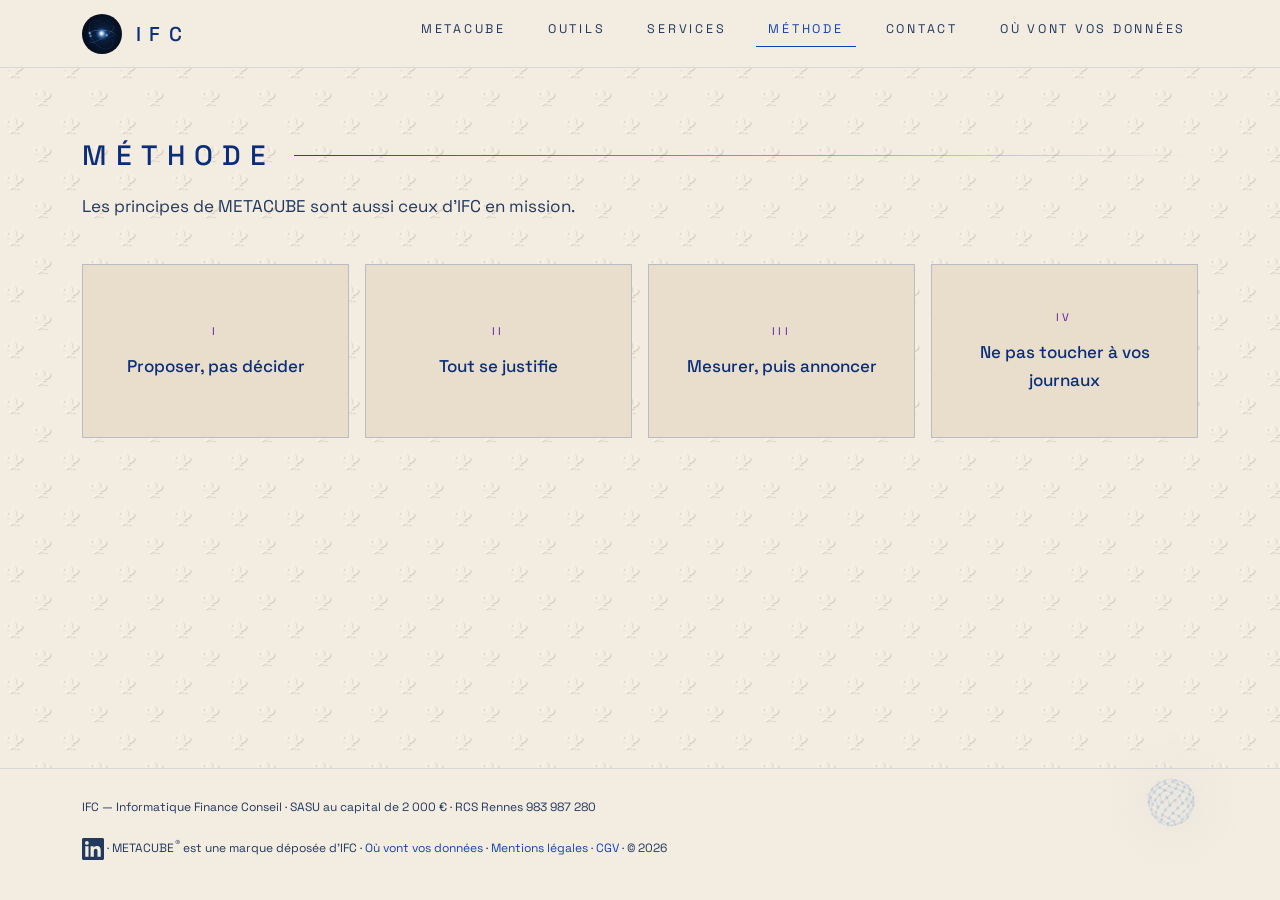
<file: methode.html>
<!doctype html>
<html lang="fr">
<head>
<meta charset="utf-8">
<meta name="viewport" content="width=device-width,initial-scale=1">
<title>Méthode — IFC</title>
<link rel="icon" href="/favicon.ico" sizes="any">
<link rel="icon" type="image/png" sizes="192x192" href="/img/favicon-192.png">
<link rel="apple-touch-icon" href="/img/apple-touch-icon.png">
<meta name="description" content="La méthode d'IFC : proposer sans décider, tout justifier, mesurer avant d'annoncer, ne pas toucher à vos journaux.">
<link rel="stylesheet" href="site.css?v=20261024-12">
</head>
<body class="clair">
<canvas id="ciel" aria-hidden="true"></canvas>

<header class="clair">
  <div class="page">
    <a class="marque" href="index.html"><img src="img/ifc_embleme.png" alt=""><b>IFC</b></a>
    <nav><a href="metacube.html">METACUBE</a><a href="outils.html">Outils</a><a href="services.html">Services</a><a href="methode.html" class="ici" aria-current="page">Méthode</a><a href="contact.html">Contact</a><a href="donnees.html">Où vont vos données</a></nav>
  </div>
</header>

<main class="page seule">

  <section id="methode" class="clair pleine">
    <div class="titre"><h2>Méthode</h2><hr></div>
    <p class="chapeau">Les principes de METACUBE sont aussi ceux d'IFC en mission.</p>
    <div class="principes">
      <div class="volte monte" tabindex="0"><div class="volte-int"><div class="carte face recto"><span class="n">I</span><h3>Proposer, pas décider</h3></div><div class="carte face verso"><p>Ce qui est certain est posé, ce qui est douteux est signalé, le reste reste ouvert — et c'est dit. Vous tranchez.</p></div></div></div>
      <div class="volte monte" tabindex="0"><div class="volte-int"><div class="carte face recto"><span class="n">II</span><h3>Tout se justifie</h3></div><div class="carte face verso"><p>Chaque résultat garde la trace de ce qui l'a motivé : la règle, la source, le seuil. « La machine l'a décidé » n'est jamais une réponse.</p></div></div></div>
      <div class="volte monte" tabindex="0"><div class="volte-int"><div class="carte face recto"><span class="n">III</span><h3>Mesurer, puis annoncer</h3></div><div class="carte face verso"><p>Un chiffre ne s'annonce qu'avec le détail de ce qui a échoué. On éprouve sur le travail réel avant de livrer.</p></div></div></div>
      <div class="volte monte" tabindex="0"><div class="volte-int"><div class="carte face recto"><span class="n">IV</span><h3>Ne pas toucher à vos journaux</h3></div><div class="carte face verso"><p>On lit, on produit des fichiers ; le comptable importe sous sa responsabilité. Vos données comptables ne sortent pas de chez vous.</p></div></div></div>
    </div>
  </section>

</main>

<footer class="clair">
  <div class="page">
    <span>IFC — Informatique Finance Conseil · SASU au capital de 2 000 € · RCS Rennes 983 987 280</span>
    <span><a class="linkedin" href="https://www.linkedin.com/in/aurelien-touchefeu" target="_blank" rel="noopener" aria-label="LinkedIn"><svg viewBox="0 0 24 24" width="22" height="22" aria-hidden="true"><path fill="currentColor" d="M20.45 20.45h-3.56v-5.57c0-1.33-.03-3.04-1.85-3.04-1.85 0-2.14 1.45-2.14 2.94v5.67H9.34V9h3.41v1.56h.05c.48-.9 1.64-1.85 3.37-1.85 3.6 0 4.27 2.37 4.27 5.46v6.28zM5.34 7.43a2.06 2.06 0 1 1 0-4.13 2.06 2.06 0 0 1 0 4.13zM7.12 20.45H3.56V9h3.56v11.45zM22.22 0H1.77C.79 0 0 .77 0 1.73v20.54C0 23.23.79 24 1.77 24h20.45c.98 0 1.78-.77 1.78-1.73V1.73C24 .77 23.2 0 22.22 0z"/></svg></a> · METACUBE<sup class="r">®</sup> est une marque déposée d'IFC · <a href="donnees.html">Où vont vos données</a> · <a href="mentions-legales.html">Mentions légales</a> · <a href="cgv.html">CGV</a> · © 2026</span>
  </div>
</footer>

<script src="site.js?v=20261024-12"></script>
<script src="assistant.js?v=2"></script>
<script src="menu.js?v=1"></script>
</body>
</html>
</file>
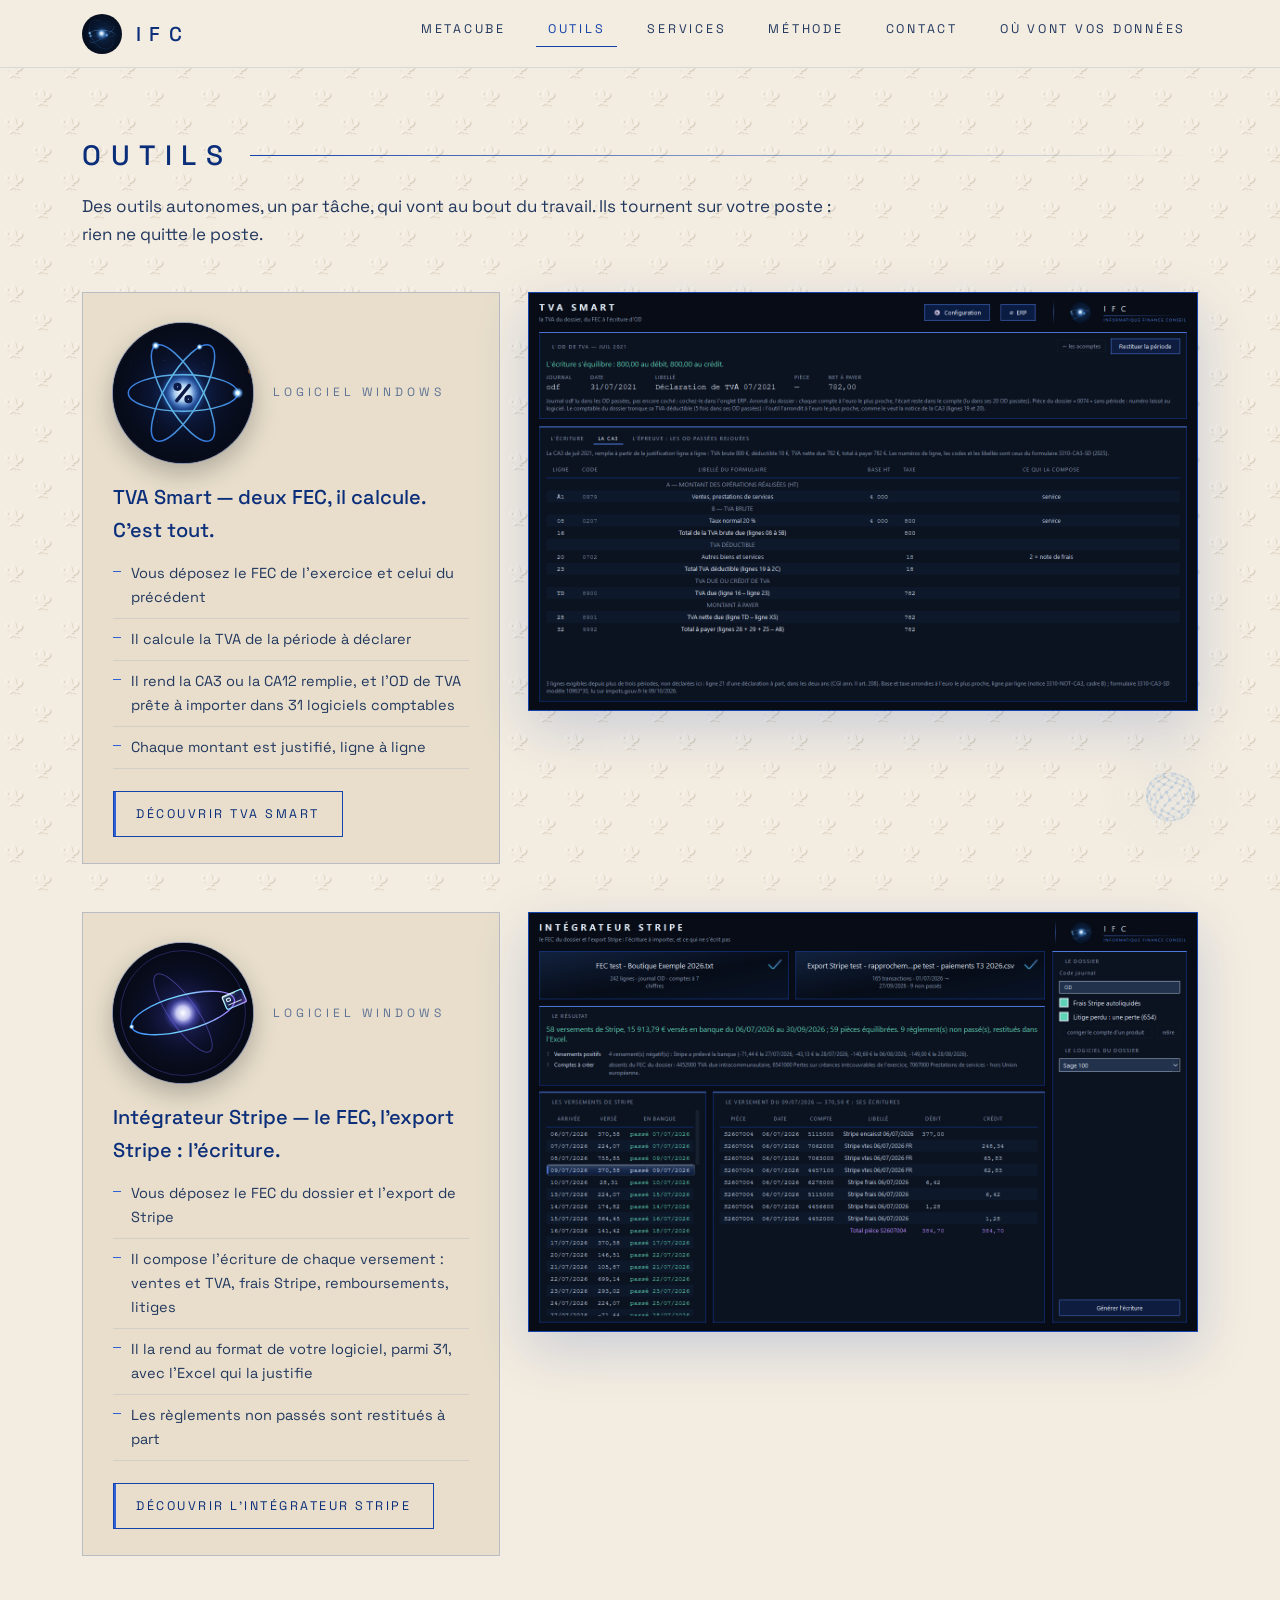
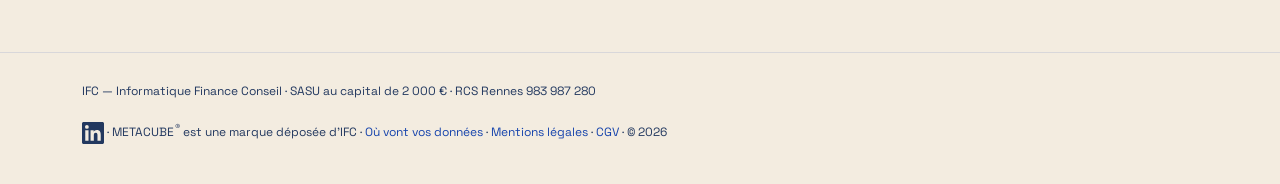
<file: outils.html>
<!doctype html>
<html lang="fr">
<head>
<meta charset="utf-8">
<meta name="viewport" content="width=device-width,initial-scale=1">
<title>Outils — IFC</title>
<link rel="icon" href="/favicon.ico" sizes="any">
<link rel="icon" type="image/png" sizes="192x192" href="/img/favicon-192.png">
<link rel="apple-touch-icon" href="/img/apple-touch-icon.png">
<meta name="description" content="Les outils d'IFC : TVA Smart, calculateur de TVA à partir des FEC, et l'Intégrateur Stripe. Un outil par tâche, sur votre poste.">
<link rel="stylesheet" href="site.css?v=20261024-12">
</head>
<body class="clair">
<canvas id="ciel" aria-hidden="true"></canvas>

<header class="clair">
  <div class="page">
    <a class="marque" href="index.html"><img src="img/ifc_embleme.png" alt=""><b>IFC</b></a>
    <nav><a href="metacube.html">METACUBE</a><a href="outils.html" class="ici" aria-current="page">Outils</a><a href="services.html">Services</a><a href="methode.html">Méthode</a><a href="contact.html">Contact</a><a href="donnees.html">Où vont vos données</a></nav>
  </div>
</header>

<main class="page seule">

  <section id="outils" class="clair pleine">
    <div class="titre"><h2>Outils</h2><hr></div>
    <p class="chapeau">Des outils autonomes, un par tâche, qui vont au bout du travail. Ils tournent sur votre poste : rien ne quitte le poste.</p>
    <div class="poles">
      <div class="pole monte">
        <div class="outil-tete"><img class="logo-outil" src="img/logo-tva-smart.svg?v=2" alt="Logo de TVA Smart : un noyau portant le signe pourcentage, trois orbites et une jauge" width="140" height="140"><span class="caps">Logiciel Windows</span></div>
        <h3>TVA Smart — deux FEC, il calcule. C’est tout.</h3>
        <ul>
          <li>Vous déposez le FEC de l’exercice et celui du précédent</li>
          <li>Il calcule la TVA de la période à déclarer</li>
          <li>Il rend la CA3 ou la CA12 remplie, et l’OD de TVA prête à importer dans 31 logiciels comptables</li>
          <li>Chaque montant est justifié, ligne à ligne</li>
        </ul>
        <div class="boutons" style="margin-top:22px"><a class="bouton" href="tva-smart.html">Découvrir TVA Smart</a></div>
      </div>
      <a href="tva-smart.html" class="monte" style="display:block"><img src="img/tva-smart-ca3.png" alt="TVA Smart : la CA3 d’une période, remplie ligne par ligne" loading="lazy" width="1440" height="900" style="display:block;width:100%;height:auto;border:1px solid var(--arete);box-shadow:0 18px 50px rgba(21,67,172,.18)"></a>
    </div>
    <div class="poles" style="margin-top:48px">
      <div class="pole monte">
        <div class="outil-tete"><img class="logo-outil" src="img/logo-integrateur-stripe.svg?v=2" alt="Logo de l'Intégrateur Stripe : une carte de paiement en orbite autour d'un noyau" width="140" height="140"><span class="caps">Logiciel Windows</span></div>
        <h3>Intégrateur Stripe — le FEC, l’export Stripe : l’écriture.</h3>
        <ul>
          <li>Vous déposez le FEC du dossier et l’export de Stripe</li>
          <li>Il compose l’écriture de chaque versement : ventes et TVA, frais Stripe, remboursements, litiges</li>
          <li>Il la rend au format de votre logiciel, parmi 31, avec l’Excel qui la justifie</li>
          <li>Les règlements non passés sont restitués à part</li>
        </ul>
        <div class="boutons" style="margin-top:22px"><a class="bouton" href="integrateur-stripe.html">Découvrir l’Intégrateur Stripe</a></div>
      </div>
      <a href="integrateur-stripe.html" class="monte" style="display:block"><img src="img/integrateur-stripe-ecriture.png" alt="Intégrateur Stripe : l’écriture d’un versement Stripe, ligne à ligne" loading="lazy" width="1440" height="900" style="display:block;width:100%;height:auto;border:1px solid var(--arete);box-shadow:0 18px 50px rgba(21,67,172,.18)"></a>
    </div>
  </section>

</main>

<footer class="clair">
  <div class="page">
    <span>IFC — Informatique Finance Conseil · SASU au capital de 2 000 € · RCS Rennes 983 987 280</span>
    <span><a class="linkedin" href="https://www.linkedin.com/in/aurelien-touchefeu" target="_blank" rel="noopener" aria-label="LinkedIn"><svg viewBox="0 0 24 24" width="22" height="22" aria-hidden="true"><path fill="currentColor" d="M20.45 20.45h-3.56v-5.57c0-1.33-.03-3.04-1.85-3.04-1.85 0-2.14 1.45-2.14 2.94v5.67H9.34V9h3.41v1.56h.05c.48-.9 1.64-1.85 3.37-1.85 3.6 0 4.27 2.37 4.27 5.46v6.28zM5.34 7.43a2.06 2.06 0 1 1 0-4.13 2.06 2.06 0 0 1 0 4.13zM7.12 20.45H3.56V9h3.56v11.45zM22.22 0H1.77C.79 0 0 .77 0 1.73v20.54C0 23.23.79 24 1.77 24h20.45c.98 0 1.78-.77 1.78-1.73V1.73C24 .77 23.2 0 22.22 0z"/></svg></a> · METACUBE<sup class="r">®</sup> est une marque déposée d'IFC · <a href="donnees.html">Où vont vos données</a> · <a href="mentions-legales.html">Mentions légales</a> · <a href="cgv.html">CGV</a> · © 2026</span>
  </div>
</footer>

<script src="site.js?v=20261024-12"></script>
<script src="assistant.js?v=2"></script>
<script src="menu.js?v=1"></script>
</body>
</html>
</file>
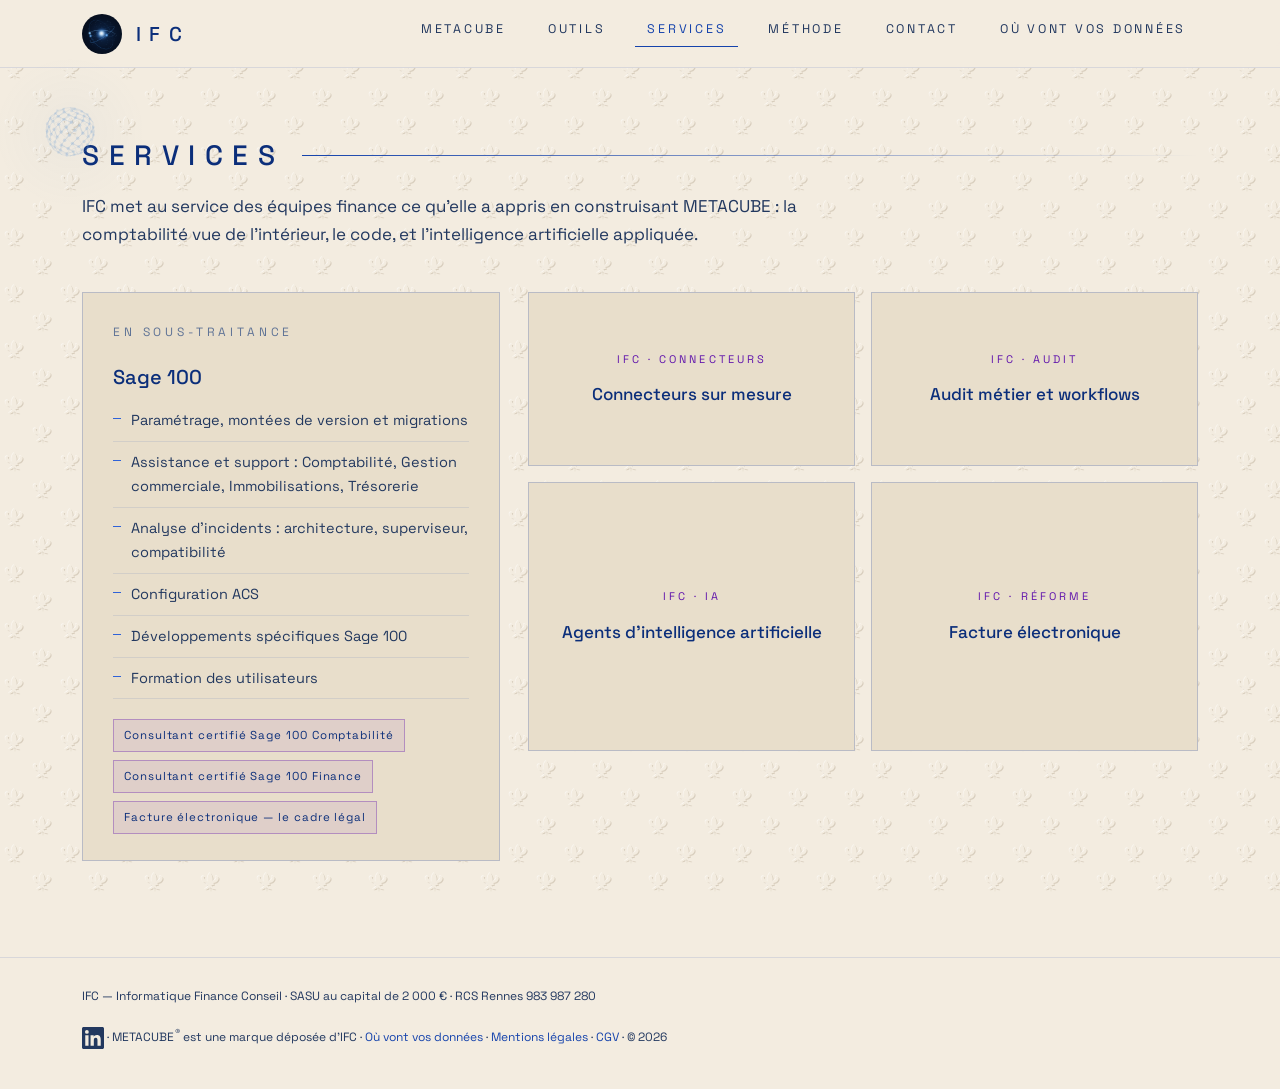
<file: services.html>
<!doctype html>
<html lang="fr">
<head>
<meta charset="utf-8">
<meta name="viewport" content="width=device-width,initial-scale=1">
<title>Services — IFC</title>
<link rel="icon" href="/favicon.ico" sizes="any">
<link rel="icon" type="image/png" sizes="192x192" href="/img/favicon-192.png">
<link rel="apple-touch-icon" href="/img/apple-touch-icon.png">
<meta name="description" content="Les services d'IFC : Sage 100 en sous-traitance, connecteurs sur mesure, audit métier et workflows, agents d'intelligence artificielle, facture électronique.">
<link rel="stylesheet" href="site.css?v=20261024-12">
</head>
<body class="clair">
<canvas id="ciel" aria-hidden="true"></canvas>

<header class="clair">
  <div class="page">
    <a class="marque" href="index.html"><img src="img/ifc_embleme.png" alt=""><b>IFC</b></a>
    <nav><a href="metacube.html">METACUBE</a><a href="outils.html">Outils</a><a href="services.html" class="ici" aria-current="page">Services</a><a href="methode.html">Méthode</a><a href="contact.html">Contact</a><a href="donnees.html">Où vont vos données</a></nav>
  </div>
</header>

<main class="page seule">

  <section id="services" class="clair pleine">
    <div class="titre"><h2>Services</h2><hr></div>
    <p class="chapeau">IFC met au service des équipes finance ce qu'elle a appris en construisant METACUBE : la comptabilité vue de l'intérieur, le code, et l'intelligence artificielle appliquée.</p>
    <div class="poles">
      <div class="pole monte">
        <span class="caps">En sous-traitance</span>
        <h3>Sage 100</h3>
        <ul>
          <li>Paramétrage, montées de version et migrations</li>
          <li>Assistance et support : Comptabilité, Gestion commerciale, Immobilisations, Trésorerie</li>
          <li>Analyse d'incidents : architecture, superviseur, compatibilité</li>
          <li>Configuration ACS</li>
          <li>Développements spécifiques Sage 100</li>
          <li>Formation des utilisateurs</li>
        </ul>
        <div class="badges"><span class="badge">Consultant certifié Sage 100 Comptabilité</span><span class="badge">Consultant certifié Sage 100 Finance</span><span class="badge">Facture électronique — le cadre légal</span></div>
      </div>
      <div class="grille-ifc">
        <div class="volte monte" tabindex="0"><div class="volte-int"><div class="carte face recto"><span class="n">IFC · CONNECTEURS</span><h3>Connecteurs sur mesure</h3></div><div class="carte face verso"><p>Relier ce qui ne se parle pas : logiciels comptables et ERP, plateformes agréées de facture électronique par leurs API, fichiers d'import d'écritures, extractions et tableaux de bord.</p></div></div></div>
        <div class="volte monte" tabindex="0"><div class="volte-int"><div class="carte face recto"><span class="n">IFC · AUDIT</span><h3>Audit métier et workflows</h3></div><div class="carte face verso"><p>Relire les processus finance tels qu'ils se pratiquent : clôture, intragroupe, rapprochements, flux de factures. Ce qui se refait à la main, où se perd l'information, ce qui s'automatise.</p></div></div></div>
        <div class="volte monte" tabindex="0"><div class="volte-int"><div class="carte face recto"><span class="n">IFC · IA</span><h3>Agents d'intelligence artificielle</h3></div><div class="carte face verso"><p>Concevoir et mettre en place des agents IA au service d'un métier : assistants conversationnels, lecture de documents, automatisations — avec des garde-fous, des sources citées et un humain qui valide.</p></div></div></div>
        <div class="volte monte" tabindex="0"><div class="volte-int"><div class="carte face recto"><span class="n">IFC · RÉFORME</span><h3>Facture électronique</h3></div><div class="carte face verso"><p>Beaucoup la voient comme une contrainte ; on peut en faire une force. Un audit pour en tirer le meilleur parti : données des factures et de leurs statuts, rapprochements, intragroupe. Puis choisir et installer la plateforme agréée, paramétrer l'émission et la réception, préparer les tiers, former les équipes.</p></div></div></div>
      </div>
    </div>
  </section>

</main>

<footer class="clair">
  <div class="page">
    <span>IFC — Informatique Finance Conseil · SASU au capital de 2 000 € · RCS Rennes 983 987 280</span>
    <span><a class="linkedin" href="https://www.linkedin.com/in/aurelien-touchefeu" target="_blank" rel="noopener" aria-label="LinkedIn"><svg viewBox="0 0 24 24" width="22" height="22" aria-hidden="true"><path fill="currentColor" d="M20.45 20.45h-3.56v-5.57c0-1.33-.03-3.04-1.85-3.04-1.85 0-2.14 1.45-2.14 2.94v5.67H9.34V9h3.41v1.56h.05c.48-.9 1.64-1.85 3.37-1.85 3.6 0 4.27 2.37 4.27 5.46v6.28zM5.34 7.43a2.06 2.06 0 1 1 0-4.13 2.06 2.06 0 0 1 0 4.13zM7.12 20.45H3.56V9h3.56v11.45zM22.22 0H1.77C.79 0 0 .77 0 1.73v20.54C0 23.23.79 24 1.77 24h20.45c.98 0 1.78-.77 1.78-1.73V1.73C24 .77 23.2 0 22.22 0z"/></svg></a> · METACUBE<sup class="r">®</sup> est une marque déposée d'IFC · <a href="donnees.html">Où vont vos données</a> · <a href="mentions-legales.html">Mentions légales</a> · <a href="cgv.html">CGV</a> · © 2026</span>
  </div>
</footer>

<script src="site.js?v=20261024-12"></script>
<script src="assistant.js?v=2"></script>
<script src="menu.js?v=1"></script>
</body>
</html>
</file>
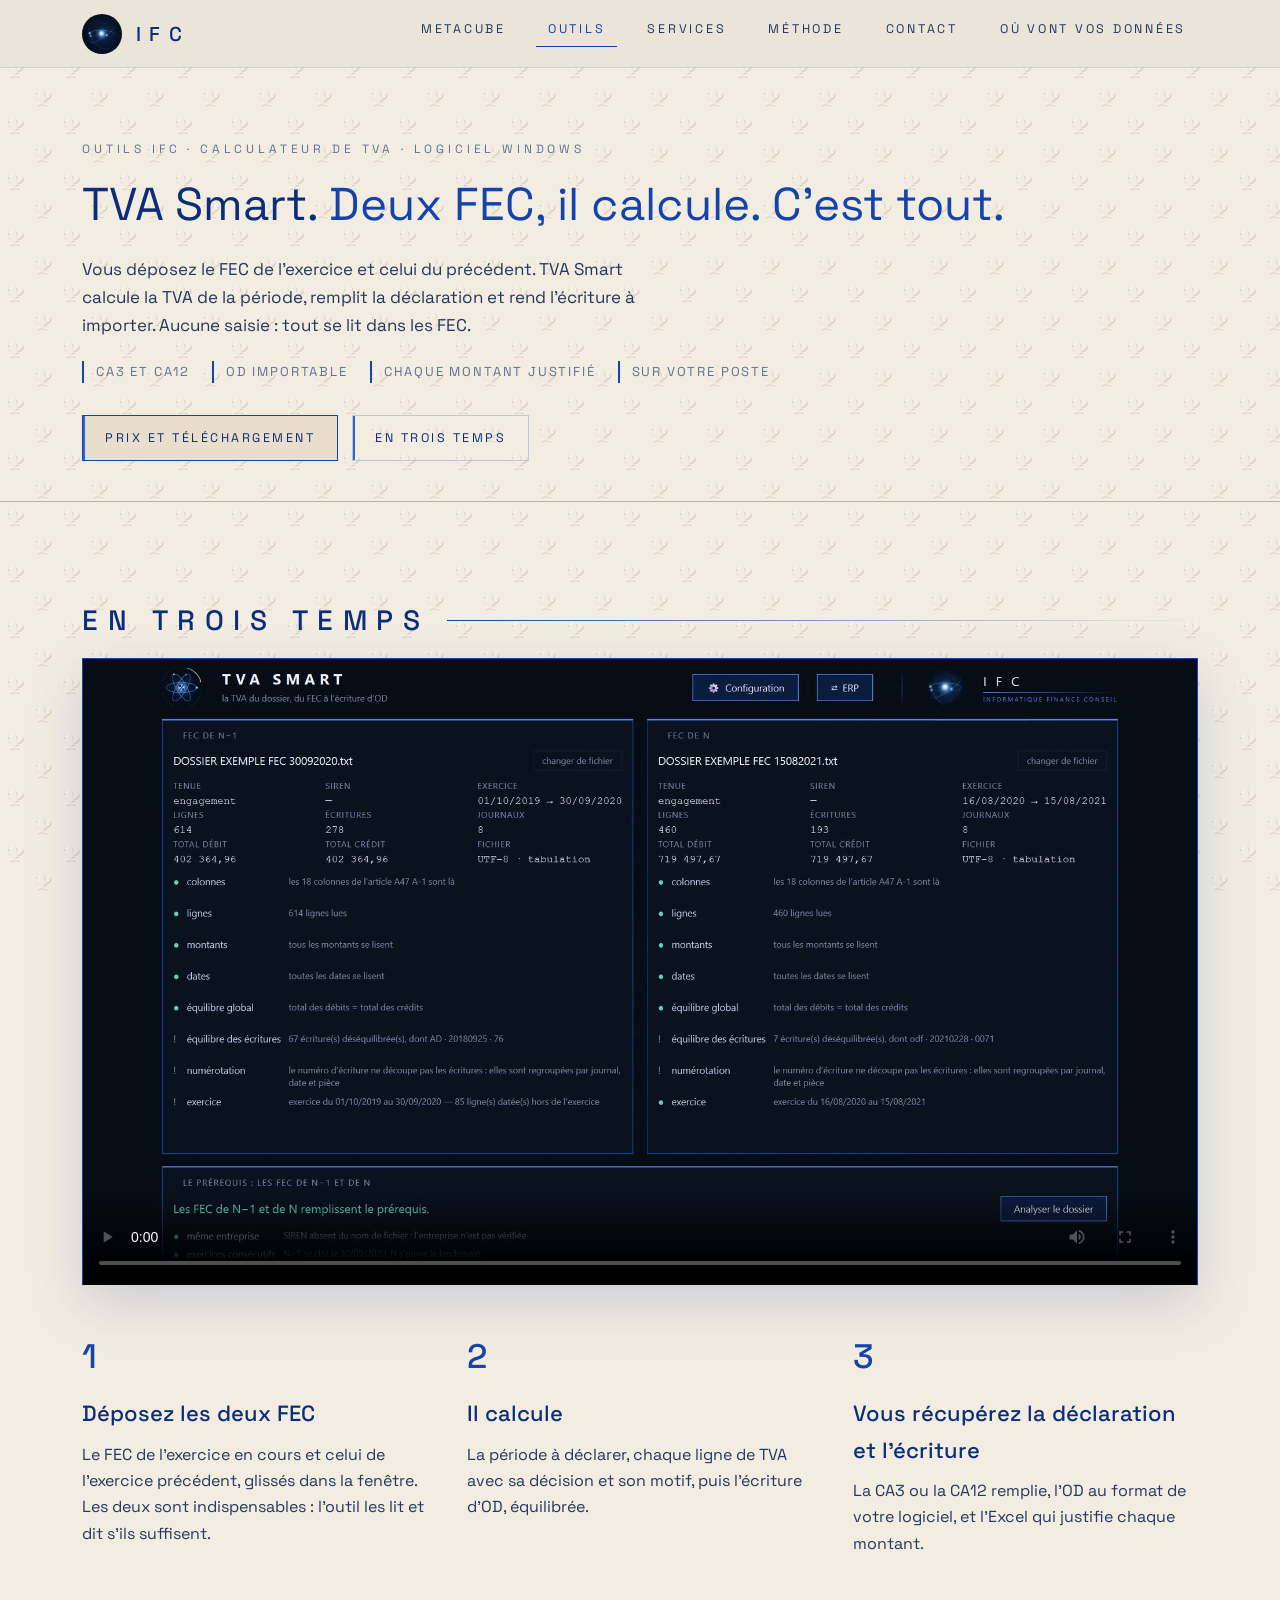
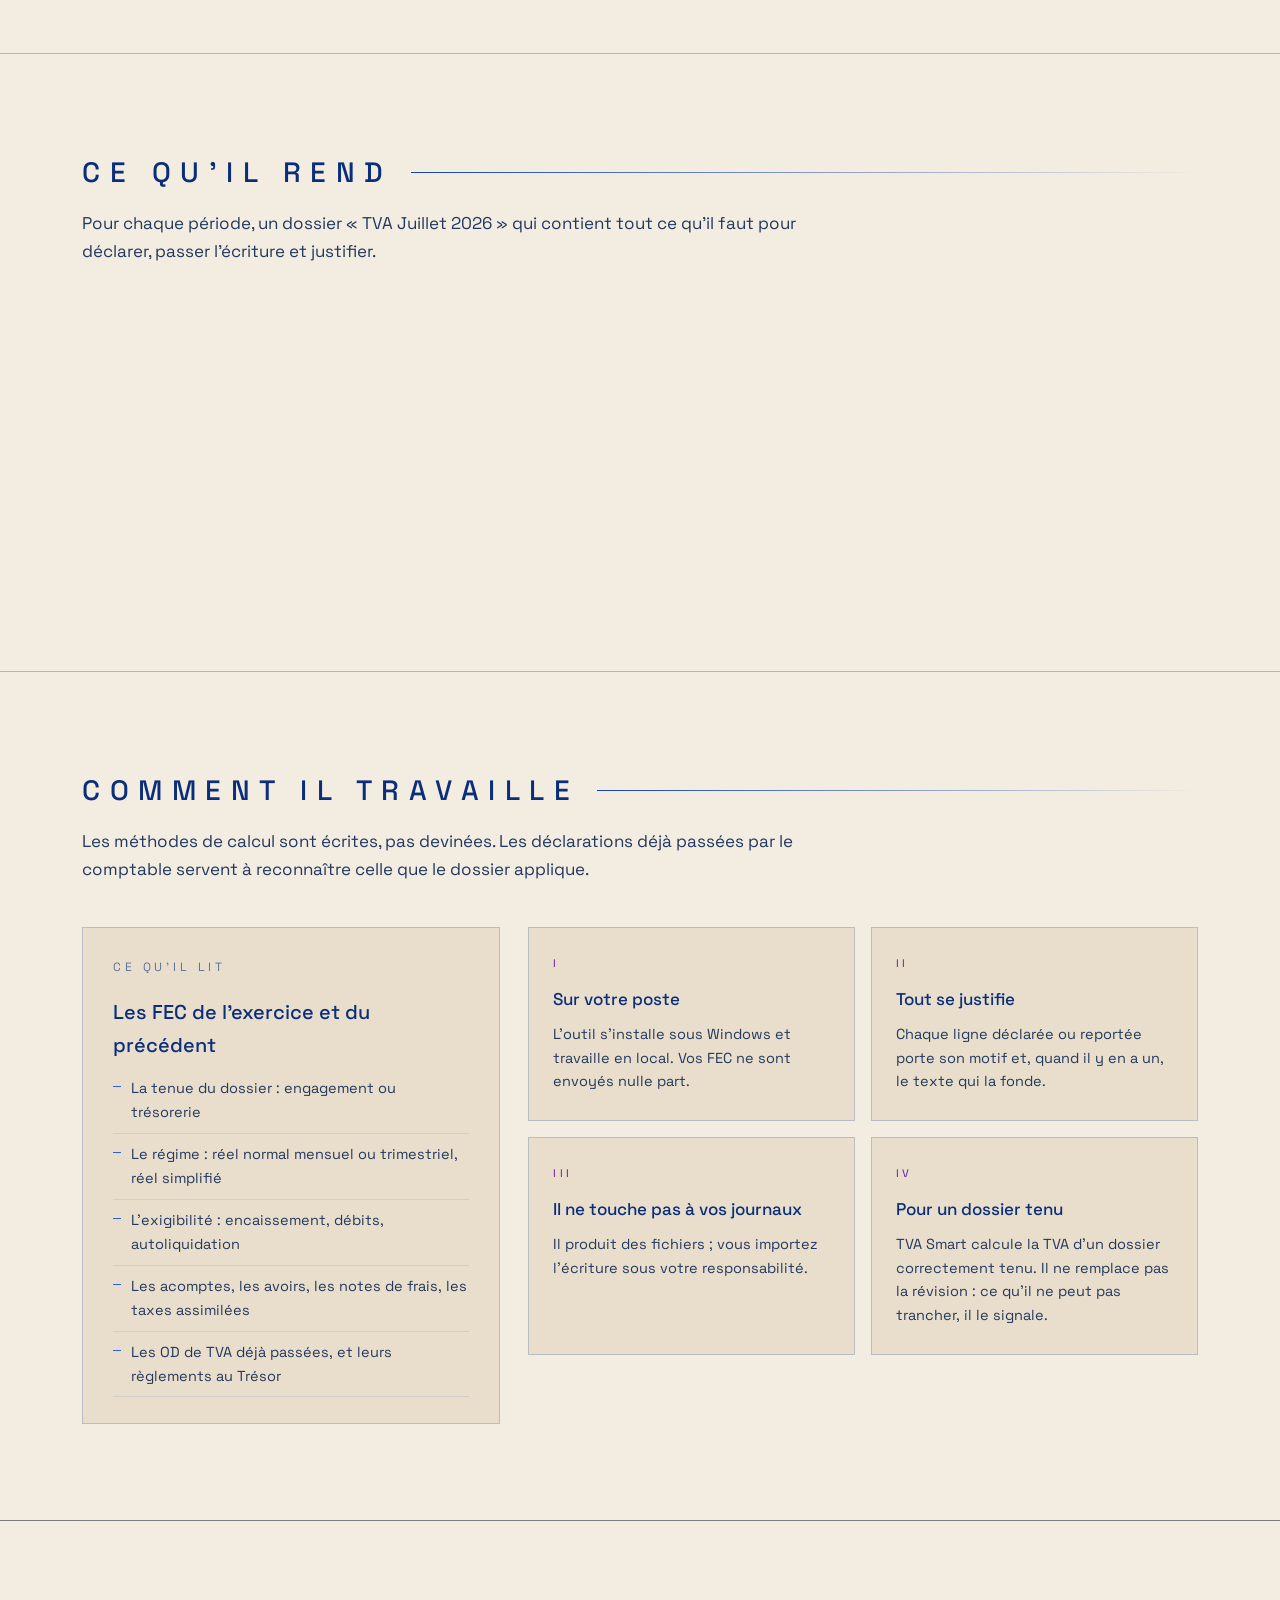
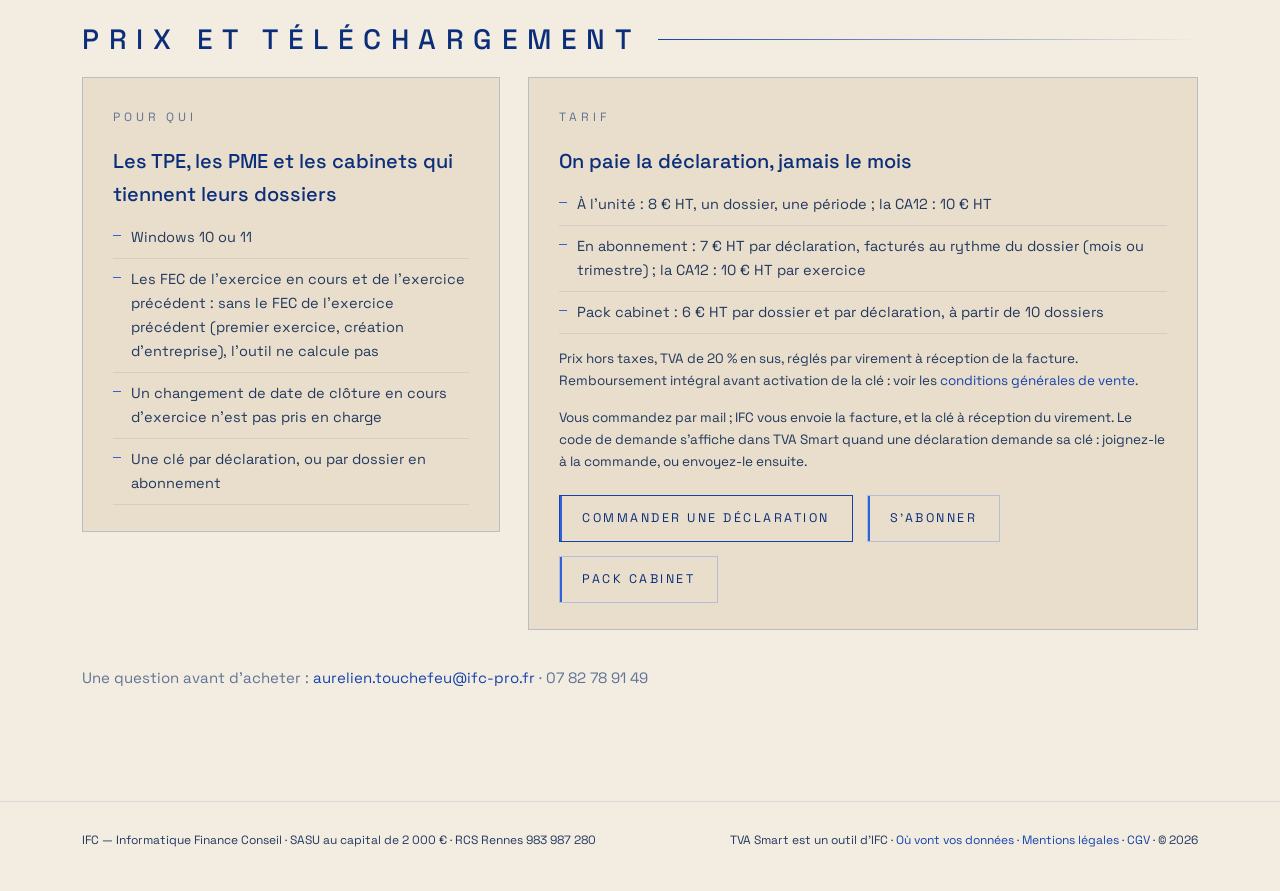
<file: tva-smart.html>
<!doctype html>
<html lang="fr">
<head>
<meta charset="utf-8">
<meta name="viewport" content="width=device-width,initial-scale=1">
<title>TVA Smart — calculateur de TVA à partir du FEC, CA3 et CA12 · IFC</title>
<link rel="icon" href="/favicon.ico" sizes="any">
<link rel="icon" type="image/png" sizes="192x192" href="/img/favicon-192.png">
<link rel="apple-touch-icon" href="/img/apple-touch-icon.png">
<meta name="description" content="TVA Smart, le calculateur de TVA d'IFC : la TVA à venir calculée à partir des FEC, la CA3 ou la CA12 officielle remplie, l'OD de TVA importable dans 31 logiciels comptables, chaque montant justifié. Logiciel Windows, local.">
<!-- TVA SMART — page de l'outil, 12/10/2026 : mêmes styles que l'accueil, charte claire d'IFC. Les crochets [ ] sont à remplir avant publication. -->
<style>
@font-face{font-family:'Space Grotesk';font-weight:300 700;font-display:swap;
  src:url(polices/space-grotesk-latin-98a0d4.woff2) format('woff2');
  unicode-range:U+0000-00FF,U+0131,U+0152-0153,U+02BB-02BC,U+02C6,U+02DA,U+02DC,U+0304,U+0308,U+0329,U+2000-206F,U+20AC,U+2122,U+2191,U+2193,U+2212,U+2215,U+FEFF,U+FFFD}
@font-face{font-family:'Space Grotesk';font-weight:300 700;font-display:swap;
  src:url(polices/space-grotesk-latin-ext-cc7d24.woff2) format('woff2');
  unicode-range:U+0100-02BA,U+02BD-02C5,U+02C7-02CC,U+02CE-02D7,U+02DD-02FF,U+0304,U+0308,U+0329,U+1D00-1DBF,U+1E00-1E9F,U+1EF2-1EFF,U+2020,U+20A0-20AB,U+20AD-20C0,U+2113,U+2C60-2C7F,U+A720-A7FF}
:root{
  --fond:#070C16; --panneau:#0B1220; --arete:#1543AC; --vive:#5380EA; --violet:#6115AC; --violet-clair:#B57DF0;
  --rasante:rgba(145,198,255,.16); --texte:#C6D6EC; --clair:#E8F2FF; --faible:#7F95B5; --lien:#8FB0FF;
}
*{box-sizing:border-box;border-radius:0}
html{scroll-behavior:smooth}
body{margin:0;background:var(--fond);color:var(--texte);font:16px/1.65 'Space Grotesk',Arial,Helvetica,sans-serif;
  -webkit-font-smoothing:antialiased;overflow-x:hidden}
a{color:var(--lien);text-decoration:none}
a:hover{text-decoration:underline}
.page{max-width:1180px;margin:0 auto;padding:0 32px}
.caps{text-transform:uppercase;letter-spacing:.32em;font-size:12px;color:var(--faible)}
#ciel{position:fixed;inset:0;z-index:-1;pointer-events:none}

/* ── bandeau ── */
header{position:sticky;top:0;z-index:10;background:rgba(7,12,22,.82);backdrop-filter:blur(10px);box-shadow:inset 0 -1px 0 var(--rasante)}
header .page{display:flex;align-items:center;justify-content:space-between;height:68px}
.marque{display:flex;align-items:center;gap:14px;color:var(--clair)}
.marque:hover{text-decoration:none}
.marque img{width:40px;height:40px}
.marque b{font-weight:500;font-size:20px;letter-spacing:.42em}
/* Le geste du menu de METACUBE : le mot survolé prend la lumière (lueur,
   rasante sous le mot) et un reflet le traverse une fois. Rien ne se remplit. */
nav a{margin-left:18px;padding:7px 12px;position:relative;overflow:hidden;display:inline-block;
  font-size:12.5px;letter-spacing:.22em;text-transform:uppercase;color:var(--texte);
  transition:color .16s,box-shadow .16s,text-shadow .16s}
nav a:hover{color:#eaf4ff;text-decoration:none;text-shadow:0 0 14px rgba(145,198,255,.55);
  box-shadow:inset 0 -1px 0 rgba(145,198,255,.5),inset 0 1px 0 rgba(198,228,255,.10),0 0 24px rgba(105,170,255,.20)}
nav a::after{content:'';position:absolute;inset:0;pointer-events:none;opacity:0;transform:translateX(-125%);
  background:linear-gradient(104deg,transparent 32%,rgba(198,228,255,.30) 47%,rgba(145,198,255,.10) 56%,transparent 74%)}
nav a:hover::after{opacity:1;animation:fam-reflet .55s cubic-bezier(.3,0,.2,1) forwards}
@keyframes fam-reflet{from{transform:translateX(-125%)}to{transform:translateX(125%)}}
@media (prefers-reduced-motion:reduce){nav a:hover::after{animation:none;opacity:0}}

/* ── ouverture ── */
.ouverture{display:grid;grid-template-columns:1.2fr 1fr;align-items:center;gap:40px;min-height:calc(100vh - 68px);padding:30px 0}
.ouverture h1{margin:18px 0 24px;font-weight:400;font-size:46px;line-height:1.16;color:var(--clair)}
.ouverture h1 span{color:#fff}
.ouverture p{max-width:580px;margin:0 0 16px;font-size:17px}
.ouverture .piliers{display:flex;flex-wrap:wrap;gap:8px 22px;margin:22px 0 32px;padding:0;list-style:none;font-size:13px;letter-spacing:.14em;text-transform:uppercase;color:var(--faible)}
.ouverture .piliers li{padding-left:12px;border-left:2px solid var(--arete)}
.astre{position:relative;justify-self:center;width:100%;max-width:470px;aspect-ratio:1}
.astre .coeur{position:absolute;inset:14%;background:url(img/ifc_embleme.png) center/cover;
  -webkit-mask-image:radial-gradient(circle,#000 55%,transparent 71%);mask-image:radial-gradient(circle,#000 55%,transparent 71%)}
.astre .orbite{position:absolute;inset:0;border:1px solid rgba(83,128,234,.22);border-radius:50%;animation:tour 38s linear infinite}
.astre .orbite:nth-child(2){inset:6%;border-color:rgba(97,21,172,.35);animation-duration:26s;animation-direction:reverse;transform:rotateX(62deg)}
.astre .orbite:nth-child(3){inset:-4%;border-style:dashed;border-color:rgba(83,128,234,.12);animation-duration:60s}
.astre .orbite i{position:absolute;top:-4px;left:50%;width:7px;height:7px;background:var(--vive);border-radius:50%;box-shadow:0 0 12px var(--vive)}
.astre .orbite:nth-child(2) i{background:var(--violet-clair);box-shadow:0 0 12px var(--violet-clair)}
@keyframes tour{to{transform:rotate(360deg)}}
.astre .orbite:nth-child(2){animation-name:tour2}
@keyframes tour2{from{transform:rotateX(62deg) rotate(0)}to{transform:rotateX(62deg) rotate(-360deg)}}
.boutons{display:flex;gap:14px;flex-wrap:wrap}
.bouton{display:inline-block;padding:12px 22px;font-size:12.5px;letter-spacing:.2em;text-transform:uppercase;color:var(--clair);
  border:1px solid var(--arete);background:var(--panneau);box-shadow:inset 2px 0 0 var(--vive)}
.bouton:hover{text-decoration:none;border-color:var(--vive);box-shadow:inset 2px 0 0 var(--vive),0 0 18px rgba(83,128,234,.35)}
.bouton.discret{background:transparent;box-shadow:none;border-color:rgba(83,128,234,.35)}

/* ── sections ── */
section{padding:96px 0;box-shadow:inset 0 1px 0 var(--rasante)}
.titre{display:flex;align-items:center;gap:18px;margin-bottom:14px}
.titre h2{margin:0;font-weight:500;font-size:28px;letter-spacing:.34em;text-transform:uppercase;color:var(--clair)}
.titre hr{flex:1;height:1px;border:0;background:linear-gradient(90deg,var(--arete),transparent)}
.chapeau{max-width:760px;margin:0 0 44px;font-size:17px}

/* LE LISERÉ GLISSANT — le bleu arête et le violet profond, 1 px, qui tourne
   autour de la carte survolée (même trait que les cases du schéma de ƒa21). */
@property --a{syntax:'<angle>';initial-value:0deg;inherits:false}
.carte{position:relative;padding:26px 24px;background:var(--panneau);border:1px solid rgba(21,67,172,.55)}
.carte::after{content:'';position:absolute;inset:-1px;padding:1px;pointer-events:none;opacity:0;transition:opacity .25s;
  background:conic-gradient(from var(--a),transparent 0 62%,#1543AC 72%,#6115AC 86%,transparent 96%);
  -webkit-mask:linear-gradient(#000 0 0) content-box,linear-gradient(#000 0 0);-webkit-mask-composite:xor;mask-composite:exclude}
.carte:hover::after{opacity:1;animation:liseret 1.8s linear infinite}
@keyframes liseret{to{--a:360deg}}
@media (prefers-reduced-motion:reduce){.carte:hover::after{animation:none;background:#1543AC}.astre .orbite{animation:none}}
.carte h3{margin:0 0 10px;font-weight:500;font-size:17px;color:var(--clair)}
.carte p{margin:0;font-size:14.5px}
.carte .n{display:block;margin-bottom:12px;font-size:11px;letter-spacing:.28em;color:var(--violet-clair)}

/* METACUBE */
.produit{display:grid;grid-template-columns:1fr 1.15fr;gap:56px;align-items:center}
.formule{margin:0 0 22px;padding-left:18px;border-left:2px solid var(--vive);font-size:24px;line-height:1.35;color:var(--clair)}
.produit p{margin:0 0 16px}
.video{position:relative;aspect-ratio:16/9;border:1px solid var(--arete);background:#000;box-shadow:0 0 60px rgba(21,67,172,.25)}
.video iframe{position:absolute;inset:0;width:100%;height:100%;border:0}
.fonctions{display:grid;grid-template-columns:repeat(4,1fr);gap:16px;margin-top:56px}
.avenir{display:flex;align-items:center;flex-wrap:wrap;gap:10px 26px;margin-top:22px;padding:16px 22px;border:1px dashed rgba(97,21,172,.55)}
.avenir ul{display:flex;flex-wrap:wrap;gap:8px 22px;margin:0;padding:0;list-style:none;font-size:13px;letter-spacing:.14em;text-transform:uppercase;color:var(--texte)}
.avenir li{padding-left:12px;border-left:2px solid var(--violet)}
.forces{display:grid;grid-template-columns:repeat(4,1fr);gap:1px;margin-top:56px;background:var(--arete)}
.force{padding:26px 22px;background:var(--panneau)}
.force b{display:block;margin-bottom:8px;font-weight:500;font-size:30px;color:var(--clair)}
.force span{font-size:14px}
.assistant{display:grid;grid-template-columns:auto 1fr;gap:44px;align-items:center;margin-top:56px;padding:34px 40px;
  background:var(--panneau);border:1px solid var(--arete);box-shadow:inset 2px 0 0 var(--vive)}
/* La sphère de l'assistant, dessinée par assistant.js avec le dessin du produit. */
.assistant .presence{display:block;width:170px;height:170px;
  -webkit-mask-image:radial-gradient(circle,#000 45%,transparent 70%);mask-image:radial-gradient(circle,#000 45%,transparent 70%)}
.assistant .apprend{margin:4px 0 14px;padding-left:14px;border-left:2px solid var(--violet-clair);font-size:17px;color:var(--clair)}
.assistant h3{margin:6px 0 12px;font-weight:500;font-size:24px;color:var(--clair)}
.assistant p{margin:0 0 12px;font-size:15px}
.pour{margin-top:36px;font-size:15px;color:var(--faible)}
.pour strong{color:var(--texte);font-weight:500}

/* SERVICES */
.poles{display:grid;grid-template-columns:1fr 1.6fr;gap:28px;align-items:start}
.pole{padding:30px 30px 26px;background:linear-gradient(180deg,rgba(11,18,32,.95),rgba(11,18,32,.7));border:1px solid rgba(21,67,172,.5)}
.pole>h3{margin:0 0 6px;font-weight:500;font-size:20px;color:var(--clair)}
.pole>.caps{display:block;margin-bottom:18px}
.pole ul{margin:0;padding:0;list-style:none}
.pole li{position:relative;padding:9px 0 9px 18px;font-size:14.5px;box-shadow:inset 0 -1px 0 rgba(145,198,255,.07)}
.pole li::before{content:'';position:absolute;left:0;top:18px;width:8px;height:1px;background:var(--vive)}
.badges{display:flex;flex-wrap:wrap;gap:8px;margin-top:20px}
.badge{padding:6px 10px;font-size:11.5px;letter-spacing:.08em;color:var(--clair);border:1px solid rgba(97,21,172,.7);background:rgba(97,21,172,.14)}
.grille-ifc{display:grid;grid-template-columns:1fr 1fr;gap:16px}

/* MÉTHODE */
.principes{display:grid;grid-template-columns:repeat(4,1fr);gap:16px}

/* FONDATEUR / CONTACT */
.fondateur{display:grid;grid-template-columns:1fr 1fr;gap:56px;align-items:start}
.qui{padding-left:18px;border-left:2px solid var(--vive)}
.qui b{display:block;font-weight:500;font-size:22px;color:var(--clair)}
.coord{font-size:18px;line-height:2}
.linkedin{display:inline-flex;vertical-align:middle;color:var(--texte);transition:color .16s,filter .16s}
.linkedin:hover{color:var(--clair);filter:drop-shadow(0 0 8px rgba(145,198,255,.55))}
footer{padding:30px 0 40px;box-shadow:inset 0 1px 0 var(--rasante);font-size:12px;color:var(--faible)}
footer .page{display:flex;justify-content:space-between;gap:20px;flex-wrap:wrap}


/* ── DEUX CHARTES — 03/10/2026 ──────────────────────────────────────────────
   IFC (conseil, sous-traitance ERP, développement) : fond blanc, texte bleu.
   METACUBE garde la nuit bleue : sa section est une bande sombre pleine
   largeur, où le ciel étoilé reste visible. Les composants lisent les mêmes
   jetons ; .clair les redéfinit. */
.clair{--fond:#FFFFFF; --panneau:#F3F6FC; --arete:#1543AC; --vive:#2F62D8; --violet-clair:#6115AC;
  --rasante:rgba(21,67,172,.12); --texte:#22385F; --clair:#0B2E7A; --faible:#5F7396; --lien:#1543AC;
  color:var(--texte)}
/* Pleine largeur : le fond déborde de la colonne de 1180 px jusqu'aux bords. */
.pleine{position:relative;background:var(--fond);box-shadow:0 0 0 100vmax var(--fond);clip-path:inset(0 -100vmax)}
section.pleine{box-shadow:0 0 0 100vmax var(--fond),inset 0 1px 0 var(--rasante)}
header.clair{background:rgba(255,255,255,.92);box-shadow:inset 0 -1px 0 var(--rasante)}
.clair .marque img{border-radius:50%}
.clair nav a:hover{color:var(--arete);text-shadow:none;box-shadow:inset 0 -1px 0 var(--arete)}
.clair nav a::after{background:linear-gradient(104deg,transparent 32%,rgba(21,67,172,.12) 47%,transparent 74%)}
.ouverture.clair h1 span{color:var(--arete)}
.clair .carte{border-color:rgba(21,67,172,.22)}
.clair .pole{background:var(--panneau);border-color:rgba(21,67,172,.22)}
.clair .pole li{box-shadow:inset 0 -1px 0 rgba(21,67,172,.10)}
.clair .badge{background:rgba(97,21,172,.07);border-color:rgba(97,21,172,.35)}
.clair .bouton{box-shadow:inset 2px 0 0 var(--vive)}
.clair .bouton:hover{box-shadow:inset 2px 0 0 var(--vive),0 0 14px rgba(21,67,172,.18)}
footer.clair{background:#fff}
/* La bande METACUBE : sombre, le ciel passe à travers. */
#metacube{box-shadow:inset 0 1px 0 var(--rasante)}

.trait{padding-bottom:2px;border-bottom:1px solid var(--vive);color:var(--clair)}
/* apparition au défilement */
.monte{opacity:0;transform:translateY(18px);transition:opacity .7s ease,transform .7s ease}
.monte.vu{opacity:1;transform:none}

/* TVA SMART — en trois temps : le texte à gauche, l'écran de l'outil à droite */
.temps{display:grid;grid-template-columns:.8fr 1.6fr;gap:40px;align-items:center;margin-bottom:56px}
.temps .n{display:block;margin-bottom:10px;font-size:34px;font-weight:500;color:var(--arete)}
.temps h3{margin:0 0 10px;font-weight:500;font-size:22px;color:var(--clair)}
.temps p{margin:0;font-size:16px}
.temps img{display:block;width:100%;height:auto;border:1px solid var(--arete);box-shadow:0 18px 50px rgba(21,67,172,.18)}
.film{display:block;width:100%;height:auto;aspect-ratio:16/9;background:#070C16;border:1px solid var(--arete);box-shadow:0 18px 50px rgba(21,67,172,.18)}
.temps3{display:grid;grid-template-columns:repeat(3,1fr);gap:40px;margin-top:44px}
.temps3 .n{display:block;margin-bottom:10px;font-size:34px;font-weight:500;color:var(--arete)}
.temps3 h3{margin:0 0 10px;font-weight:500;font-size:22px;color:var(--clair)}
.temps3 p{margin:0;font-size:16px}

@media (max-width:980px){
  .temps{grid-template-columns:1fr;gap:18px}
  .temps3{grid-template-columns:1fr;gap:26px}
  .ouverture,.produit,.poles,.fondateur{grid-template-columns:1fr}
  .ouverture{min-height:0;padding-top:40px}
  .astre{max-width:320px;order:-1}
  .fonctions,.forces,.principes{grid-template-columns:1fr 1fr}
  .assistant{grid-template-columns:1fr;padding:26px}
  .ouverture h1{font-size:34px}
  nav a{margin-left:6px}
}
@media (max-width:600px){
  .page{padding:0 16px}
  nav{display:none}
  .fonctions,.forces,.principes,.grille-ifc{grid-template-columns:1fr}
  .titre h2{font-size:20px;letter-spacing:.22em}
  section{padding:64px 0}
}
.clair nav a.ici{color:var(--arete);box-shadow:inset 0 -1px 0 var(--arete)}
/* ── LE LIN SEMÉ DE LYS — 24/10/2026 ───────────────────────────────────────
   Les pages d'IFC quittent le blanc pour un fond lin, semé de petites fleurs
   de lys en relief, ton sur ton (Aurélien : « trop blanc », « plus
   chaleureux », « pars sur le semis fin »). METACUBE garde sa nuit bleue.
   Le semis est fixé à l'écran : la bande pleine largeur et le corps de la
   page le montrent sans raccord. */
.clair{--fond:#F3ECE0; --panneau:#E8DECB;
  --lys:url("data:image/svg+xml,%3Csvg%20xmlns%3D%22http%3A%2F%2Fwww.w3.org%2F2000%2Fsvg%22%20width%3D%2256%22%20height%3D%2256%22%3E%3Cg%20transform%3D%22translate%281.0%201.0%29%22%3E%3Cg%20transform%3D%22translate%284.0%204.0%29%20scale%280.5%29%22%20fill%3D%22rgba%28110%2C84%2C50%2C.20%29%22%3E%3Cpath%20d%3D%22M20%201C25%207%2027%2014%2023.5%2022H16.5C13%2014%2015%207%2020%201Z%22%2F%3E%3Cpath%20d%3D%22M16.5%2022C11%2022.5%205%2020.5%203%2014.5C1.8%2010.5%204.5%206.8%208.5%208C6.5%2010.5%207.5%2014.5%2011.5%2016.5C14%2017.8%2016%2019%2016.5%2022Z%22%2F%3E%3Cpath%20d%3D%22M23.5%2022C29%2022.5%2035%2020.5%2037%2014.5C38.2%2010.5%2035.5%206.8%2031.5%208C33.5%2010.5%2032.5%2014.5%2028.5%2016.5C26%2017.8%2024%2019%2023.5%2022Z%22%2F%3E%3Crect%20x%3D%2212.5%22%20y%3D%2222.6%22%20width%3D%2215%22%20height%3D%223.2%22%20rx%3D%22.6%22%2F%3E%3Cpath%20d%3D%22M17%2026.4C15.5%2030.5%2012.5%2033%209%2034C13.5%2035.5%2017.5%2033.5%2020%2029.5C22.5%2033.5%2026.5%2035.5%2031%2034C27.5%2033%2024.5%2030.5%2023%2026.4Z%22%2F%3E%3Cpath%20d%3D%22M18.6%2026.4H21.4L20%2038Z%22%2F%3E%3C%2Fg%3E%3C%2Fg%3E%3Cg%20transform%3D%22translate%28-0.6%20-0.6%29%22%3E%3Cg%20transform%3D%22translate%284.0%204.0%29%20scale%280.5%29%22%20fill%3D%22rgba%28255%2C255%2C255%2C.55%29%22%3E%3Cpath%20d%3D%22M20%201C25%207%2027%2014%2023.5%2022H16.5C13%2014%2015%207%2020%201Z%22%2F%3E%3Cpath%20d%3D%22M16.5%2022C11%2022.5%205%2020.5%203%2014.5C1.8%2010.5%204.5%206.8%208.5%208C6.5%2010.5%207.5%2014.5%2011.5%2016.5C14%2017.8%2016%2019%2016.5%2022Z%22%2F%3E%3Cpath%20d%3D%22M23.5%2022C29%2022.5%2035%2020.5%2037%2014.5C38.2%2010.5%2035.5%206.8%2031.5%208C33.5%2010.5%2032.5%2014.5%2028.5%2016.5C26%2017.8%2024%2019%2023.5%2022Z%22%2F%3E%3Crect%20x%3D%2212.5%22%20y%3D%2222.6%22%20width%3D%2215%22%20height%3D%223.2%22%20rx%3D%22.6%22%2F%3E%3Cpath%20d%3D%22M17%2026.4C15.5%2030.5%2012.5%2033%209%2034C13.5%2035.5%2017.5%2033.5%2020%2029.5C22.5%2033.5%2026.5%2035.5%2031%2034C27.5%2033%2024.5%2030.5%2023%2026.4Z%22%2F%3E%3Cpath%20d%3D%22M18.6%2026.4H21.4L20%2038Z%22%2F%3E%3C%2Fg%3E%3C%2Fg%3E%3Cg%20transform%3D%22translate%284.0%204.0%29%20scale%280.5%29%22%20fill%3D%22%23F3ECE0%22%3E%3Cpath%20d%3D%22M20%201C25%207%2027%2014%2023.5%2022H16.5C13%2014%2015%207%2020%201Z%22%2F%3E%3Cpath%20d%3D%22M16.5%2022C11%2022.5%205%2020.5%203%2014.5C1.8%2010.5%204.5%206.8%208.5%208C6.5%2010.5%207.5%2014.5%2011.5%2016.5C14%2017.8%2016%2019%2016.5%2022Z%22%2F%3E%3Cpath%20d%3D%22M23.5%2022C29%2022.5%2035%2020.5%2037%2014.5C38.2%2010.5%2035.5%206.8%2031.5%208C33.5%2010.5%2032.5%2014.5%2028.5%2016.5C26%2017.8%2024%2019%2023.5%2022Z%22%2F%3E%3Crect%20x%3D%2212.5%22%20y%3D%2222.6%22%20width%3D%2215%22%20height%3D%223.2%22%20rx%3D%22.6%22%2F%3E%3Cpath%20d%3D%22M17%2026.4C15.5%2030.5%2012.5%2033%209%2034C13.5%2035.5%2017.5%2033.5%2020%2029.5C22.5%2033.5%2026.5%2035.5%2031%2034C27.5%2033%2024.5%2030.5%2023%2026.4Z%22%2F%3E%3Cpath%20d%3D%22M18.6%2026.4H21.4L20%2038Z%22%2F%3E%3C%2Fg%3E%3Cg%20transform%3D%22translate%281.0%201.0%29%22%3E%3Cg%20transform%3D%22translate%2832.0%2032.0%29%20scale%280.5%29%22%20fill%3D%22rgba%28110%2C84%2C50%2C.20%29%22%3E%3Cpath%20d%3D%22M20%201C25%207%2027%2014%2023.5%2022H16.5C13%2014%2015%207%2020%201Z%22%2F%3E%3Cpath%20d%3D%22M16.5%2022C11%2022.5%205%2020.5%203%2014.5C1.8%2010.5%204.5%206.8%208.5%208C6.5%2010.5%207.5%2014.5%2011.5%2016.5C14%2017.8%2016%2019%2016.5%2022Z%22%2F%3E%3Cpath%20d%3D%22M23.5%2022C29%2022.5%2035%2020.5%2037%2014.5C38.2%2010.5%2035.5%206.8%2031.5%208C33.5%2010.5%2032.5%2014.5%2028.5%2016.5C26%2017.8%2024%2019%2023.5%2022Z%22%2F%3E%3Crect%20x%3D%2212.5%22%20y%3D%2222.6%22%20width%3D%2215%22%20height%3D%223.2%22%20rx%3D%22.6%22%2F%3E%3Cpath%20d%3D%22M17%2026.4C15.5%2030.5%2012.5%2033%209%2034C13.5%2035.5%2017.5%2033.5%2020%2029.5C22.5%2033.5%2026.5%2035.5%2031%2034C27.5%2033%2024.5%2030.5%2023%2026.4Z%22%2F%3E%3Cpath%20d%3D%22M18.6%2026.4H21.4L20%2038Z%22%2F%3E%3C%2Fg%3E%3C%2Fg%3E%3Cg%20transform%3D%22translate%28-0.6%20-0.6%29%22%3E%3Cg%20transform%3D%22translate%2832.0%2032.0%29%20scale%280.5%29%22%20fill%3D%22rgba%28255%2C255%2C255%2C.55%29%22%3E%3Cpath%20d%3D%22M20%201C25%207%2027%2014%2023.5%2022H16.5C13%2014%2015%207%2020%201Z%22%2F%3E%3Cpath%20d%3D%22M16.5%2022C11%2022.5%205%2020.5%203%2014.5C1.8%2010.5%204.5%206.8%208.5%208C6.5%2010.5%207.5%2014.5%2011.5%2016.5C14%2017.8%2016%2019%2016.5%2022Z%22%2F%3E%3Cpath%20d%3D%22M23.5%2022C29%2022.5%2035%2020.5%2037%2014.5C38.2%2010.5%2035.5%206.8%2031.5%208C33.5%2010.5%2032.5%2014.5%2028.5%2016.5C26%2017.8%2024%2019%2023.5%2022Z%22%2F%3E%3Crect%20x%3D%2212.5%22%20y%3D%2222.6%22%20width%3D%2215%22%20height%3D%223.2%22%20rx%3D%22.6%22%2F%3E%3Cpath%20d%3D%22M17%2026.4C15.5%2030.5%2012.5%2033%209%2034C13.5%2035.5%2017.5%2033.5%2020%2029.5C22.5%2033.5%2026.5%2035.5%2031%2034C27.5%2033%2024.5%2030.5%2023%2026.4Z%22%2F%3E%3Cpath%20d%3D%22M18.6%2026.4H21.4L20%2038Z%22%2F%3E%3C%2Fg%3E%3C%2Fg%3E%3Cg%20transform%3D%22translate%2832.0%2032.0%29%20scale%280.5%29%22%20fill%3D%22%23F3ECE0%22%3E%3Cpath%20d%3D%22M20%201C25%207%2027%2014%2023.5%2022H16.5C13%2014%2015%207%2020%201Z%22%2F%3E%3Cpath%20d%3D%22M16.5%2022C11%2022.5%205%2020.5%203%2014.5C1.8%2010.5%204.5%206.8%208.5%208C6.5%2010.5%207.5%2014.5%2011.5%2016.5C14%2017.8%2016%2019%2016.5%2022Z%22%2F%3E%3Cpath%20d%3D%22M23.5%2022C29%2022.5%2035%2020.5%2037%2014.5C38.2%2010.5%2035.5%206.8%2031.5%208C33.5%2010.5%2032.5%2014.5%2028.5%2016.5C26%2017.8%2024%2019%2023.5%2022Z%22%2F%3E%3Crect%20x%3D%2212.5%22%20y%3D%2222.6%22%20width%3D%2215%22%20height%3D%223.2%22%20rx%3D%22.6%22%2F%3E%3Cpath%20d%3D%22M17%2026.4C15.5%2030.5%2012.5%2033%209%2034C13.5%2035.5%2017.5%2033.5%2020%2029.5C22.5%2033.5%2026.5%2035.5%2031%2034C27.5%2033%2024.5%2030.5%2023%2026.4Z%22%2F%3E%3Cpath%20d%3D%22M18.6%2026.4H21.4L20%2038Z%22%2F%3E%3C%2Fg%3E%3C%2Fsvg%3E")}
body.clair{background:var(--fond) var(--lys) fixed}
header.clair{background:rgba(243,236,224,.97)}
footer.clair{background:var(--fond)}
.clair.pleine{background:transparent;box-shadow:inset 0 1px 0 var(--rasante)}
.clair.pleine::before{content:'';position:absolute;inset:0 -100vmax;z-index:-1;background:var(--fond) var(--lys) fixed}
/* ── LE MENU AU DOIGT — 24/10/2026 : sous 600 px, un bouton ☰ déplie les onglets ── */
.menu-bouton{display:none}
@media (max-width:600px){
  header .page{position:relative}
  .menu-bouton{display:flex;flex-direction:column;justify-content:center;gap:5px;width:44px;height:44px;padding:0 10px;
    background:transparent;border:1px solid rgba(145,198,255,.35);cursor:pointer}
  .menu-bouton span{display:block;height:2px;background:var(--clair);transition:transform .25s,opacity .25s}
  .menu-ouvert .menu-bouton span:nth-child(1){transform:translateY(7px) rotate(45deg)}
  .menu-ouvert .menu-bouton span:nth-child(2){opacity:0}
  .menu-ouvert .menu-bouton span:nth-child(3){transform:translateY(-7px) rotate(-45deg)}
  header.menu-ouvert nav{display:flex;flex-direction:column;position:absolute;top:68px;left:0;right:0;z-index:30;
    padding:8px 16px 14px;background:rgba(7,12,22,.97);box-shadow:0 14px 30px rgba(0,0,0,.35),inset 0 -1px 0 rgba(145,198,255,.16)}
  header.menu-ouvert nav a{margin:0;padding:13px 4px;font-size:13px;box-shadow:inset 0 -1px 0 rgba(145,198,255,.10)}
  header.clair.menu-ouvert nav{background:rgba(243,236,224,.98);box-shadow:0 14px 30px rgba(70,50,20,.18),inset 0 -1px 0 rgba(21,67,172,.12)}
  header.clair.menu-ouvert nav a{box-shadow:inset 0 -1px 0 rgba(21,67,172,.10)}
  .clair .menu-bouton{border-color:rgba(21,67,172,.35)}
}
</style>
<script type="application/ld+json">
{"@context":"https://schema.org","@type":"SoftwareApplication","name":"TVA Smart","applicationCategory":"FinanceApplication","applicationSubCategory":"Calculateur de TVA","operatingSystem":"Windows","inLanguage":"fr","url":"https://ifc-pro.fr/tva-smart.html","description":"Calculateur de TVA à partir des FEC : la TVA de la période, la CA3 ou la CA12 remplie, l'OD de TVA importable dans 31 logiciels comptables, chaque montant justifié.","publisher":{"@type":"Organization","name":"IFC — Informatique Finance Conseil","url":"https://ifc-pro.fr/"},"offers":{"@type":"Offer","price":"8.00","priceCurrency":"EUR","priceSpecification":{"@type":"UnitPriceSpecification","price":"8.00","priceCurrency":"EUR","valueAddedTaxIncluded":false,"unitText":"déclaration"}}}
</script>
</head>
<body>
<header class="clair">
  <div class="page">
    <a class="marque" href="index.html"><img src="img/ifc_embleme.png" alt=""><b>IFC</b></a>
    <nav><a href="metacube.html">METACUBE</a><a href="outils.html" class="ici">Outils</a><a href="services.html">Services</a><a href="methode.html">Méthode</a><a href="contact.html">Contact</a><a href="donnees.html">Où vont vos données</a></nav>
  </div>
</header>

<main class="page">

  <div class="ouverture clair pleine" style="min-height:0;padding:72px 0 40px;grid-template-columns:1fr">
    <div>
      <div class="caps">Outils IFC · Calculateur de TVA · Logiciel Windows</div>
      <h1>TVA Smart. <span>Deux FEC, il calcule. C’est tout.</span></h1>
      <p>Vous déposez le FEC de l’exercice et celui du précédent. TVA Smart calcule la TVA de la période, remplit la déclaration et rend l’écriture à importer. Aucune saisie : tout se lit dans les FEC.</p>
      <ul class="piliers"><li>CA3 et CA12</li><li>OD importable</li><li>Chaque montant justifié</li><li>Sur votre poste</li></ul>
      <div class="boutons">
        <a class="bouton" href="#prix">Prix et téléchargement</a>
        <a class="bouton discret" href="#trois">En trois temps</a>
      </div>
    </div>
  </div>

  <!-- EN TROIS TEMPS : le film de l'outil sur un dossier réel anonymisé, juillet 2021 (validé par Aurélien le 29/10/2026,
       à la place des trois captures), puis les trois temps en une ligne -->
  <section id="trois" class="clair pleine">
    <div class="titre"><h2>En trois temps</h2><hr></div>
    <video class="film monte" controls playsinline preload="metadata" poster="videos/tva-smart.jpg" width="1920" height="1080">
      <source src="videos/tva-smart.mp4" type="video/mp4">
    </video>
    <div class="temps3">
      <div class="monte"><span class="n">1</span><h3>Déposez les deux FEC</h3><p>Le FEC de l’exercice en cours et celui de l’exercice précédent, glissés dans la fenêtre. Les deux sont indispensables : l’outil les lit et dit s’ils suffisent.</p></div>
      <div class="monte"><span class="n">2</span><h3>Il calcule</h3><p>La période à déclarer, chaque ligne de TVA avec sa décision et son motif, puis l’écriture d’OD, équilibrée.</p></div>
      <div class="monte"><span class="n">3</span><h3>Vous récupérez la déclaration et l’écriture</h3><p>La CA3 ou la CA12 remplie, l’OD au format de votre logiciel, et l’Excel qui justifie chaque montant.</p></div>
    </div>
  </section>

  <section class="clair pleine">
    <div class="titre"><h2>Ce qu’il rend</h2><hr></div>
    <p class="chapeau">Pour chaque période, un dossier « TVA Juillet 2026 » qui contient tout ce qu’il faut pour déclarer, passer l’écriture et justifier.</p>
    <div class="principes">
      <div class="carte monte"><span class="n">DÉCLARATION</span><h3>La CA3 ou la CA12</h3><p>Le formulaire officiel millésimé (3310-CA3-SD, 3517-S-SD) rempli ligne par ligne, base et taxe à l’euro, avec ce qui compose chaque ligne.</p></div>
      <div class="carte monte"><span class="n">ÉCRITURE</span><h3>L’OD de TVA</h3><p>L’écriture de centralisation au format d’import de votre logiciel : 31 formats, de Sage à Cegid, EBP, ACD, Odoo… jusqu’à SAP et Dynamics.</p></div>
      <div class="carte monte"><span class="n">JUSTIFICATION</span><h3>Le classeur Excel</h3><p>La TVA collectée et déductible ligne à ligne, chaque décision avec son motif, et le lettrage des comptes de TVA que l’OD solde.</p></div>
      <div class="carte monte"><span class="n">CONTRÔLE</span><h3>Ce qui est à revoir</h3><p>Les lettrages que le libellé des règlements contredit, les lignes qui traînent depuis plus de trois mois, ce que le FEC ne permet pas de trancher : dit, jamais deviné.</p></div>
    </div>
  </section>

  <section id="comment" class="clair pleine">
    <div class="titre"><h2>Comment il travaille</h2><hr></div>
    <p class="chapeau">Les méthodes de calcul sont écrites, pas devinées. Les déclarations déjà passées par le comptable servent à reconnaître celle que le dossier applique.</p>
    <div class="poles">
      <div class="pole monte">
        <span class="caps">Ce qu’il lit</span>
        <h3>Les FEC de l’exercice et du précédent</h3>
        <ul>
          <li>La tenue du dossier : engagement ou trésorerie</li>
          <li>Le régime : réel normal mensuel ou trimestriel, réel simplifié</li>
          <li>L’exigibilité : encaissement, débits, autoliquidation</li>
          <li>Les acomptes, les avoirs, les notes de frais, les taxes assimilées</li>
          <li>Les OD de TVA déjà passées, et leurs règlements au Trésor</li>
        </ul>
      </div>
      <div class="grille-ifc">
        <div class="carte monte"><span class="n">I</span><h3>Sur votre poste</h3><p>L’outil s’installe sous Windows et travaille en local. Vos FEC ne sont envoyés nulle part.</p></div>
        <div class="carte monte"><span class="n">II</span><h3>Tout se justifie</h3><p>Chaque ligne déclarée ou reportée porte son motif et, quand il y en a un, le texte qui la fonde.</p></div>
        <div class="carte monte"><span class="n">III</span><h3>Il ne touche pas à vos journaux</h3><p>Il produit des fichiers ; vous importez l’écriture sous votre responsabilité.</p></div>
        <div class="carte monte"><span class="n">IV</span><h3>Pour un dossier tenu</h3><p>TVA Smart calcule la TVA d’un dossier correctement tenu. Il ne remplace pas la révision : ce qu’il ne peut pas trancher, il le signale.</p></div>
      </div>
    </div>
  </section>

  <section id="prix" class="clair pleine">
    <div class="titre"><h2>Prix et téléchargement</h2><hr></div>
    <div class="poles">
      <div class="pole monte">
        <span class="caps">Pour qui</span>
        <h3>Les TPE, les PME et les cabinets qui tiennent leurs dossiers</h3>
        <ul>
          <li>Windows 10 ou 11</li>
          <li>Les FEC de l’exercice en cours et de l’exercice précédent : sans le FEC de l’exercice précédent (premier exercice, création d’entreprise), l’outil ne calcule pas</li>
          <li>Un changement de date de clôture en cours d’exercice n’est pas pris en charge</li>
          <li>Une clé par déclaration, ou par dossier en abonnement</li>
        </ul>
      </div>
      <div class="pole monte">
        <span class="caps">Tarif</span>
        <h3>On paie la déclaration, jamais le mois</h3>
        <ul>
          <li>À l’unité : 8 € HT, un dossier, une période ; la CA12 : 10 € HT</li>
          <li>En abonnement : 7 € HT par déclaration, facturés au rythme du dossier (mois ou trimestre) ; la CA12 : 10 € HT par exercice</li>
          <li>Pack cabinet : 6 € HT par dossier et par déclaration, à partir de 10 dossiers</li>
        </ul>
        <p style="margin-top:14px;font-size:13.5px">Prix hors taxes, TVA de 20 % en sus, réglés par virement à réception de la facture. Remboursement intégral avant activation de la clé : voir les <a href="cgv.html">conditions générales de vente</a>.</p>
        <p style="margin-top:14px;font-size:13.5px">Vous commandez par mail ; IFC vous envoie la facture, et la clé à réception du virement. Le code de demande s’affiche dans TVA Smart quand une déclaration demande sa clé : joignez-le à la commande, ou envoyez-le ensuite.</p>
        <div class="boutons" style="margin-top:22px">
          <a class="bouton" href="mailto:aurelien.touchefeu@ifc-pro.fr?subject=Commande%20TVA%20Smart%20%E2%80%94%20une%20d%C3%A9claration&amp;body=Bonjour%2C%0A%0AJe%20commande%20%3A%20TVA%20Smart%20%E2%80%94%20une%20d%C3%A9claration%2C%208%20%E2%82%AC%20%28CA12%20%3A%2010%20%E2%82%AC%29%20HT.%0A%0ACode%20de%20demande%2C%20si%20l%E2%80%99outil%20vous%20l%E2%80%99a%20d%C3%A9j%C3%A0%20donn%C3%A9%20%3A%20%0A%0APour%20la%20facture%20%3A%0ARaison%20sociale%20%3A%20%0ASIREN%20%3A%20%0AAdresse%20de%20facturation%20%3A%20%0AAdresse%20%C3%A9lectronique%20o%C3%B9%20recevoir%20la%20facture%20%3A%20%0A%0AJe%20r%C3%A9glerai%20par%20virement%20%C3%A0%20r%C3%A9ception%20de%20la%20facture.%0A">Commander une déclaration</a>
          <a class="bouton discret" href="mailto:aurelien.touchefeu@ifc-pro.fr?subject=Commande%20TVA%20Smart%20%E2%80%94%20abonnement&amp;body=Bonjour%2C%0A%0AJe%20commande%20%3A%20TVA%20Smart%20%E2%80%94%20abonnement%2C%207%20%E2%82%AC%20par%20d%C3%A9claration%20%28CA12%20%3A%2010%20%E2%82%AC%20par%20exercice%29%20HT.%0A%0ACode%20de%20demande%2C%20si%20l%E2%80%99outil%20vous%20l%E2%80%99a%20d%C3%A9j%C3%A0%20donn%C3%A9%20%3A%20%0A%0APour%20la%20facture%20%3A%0ARaison%20sociale%20%3A%20%0ASIREN%20%3A%20%0AAdresse%20de%20facturation%20%3A%20%0AAdresse%20%C3%A9lectronique%20o%C3%B9%20recevoir%20la%20facture%20%3A%20%0A%0AJe%20r%C3%A9glerai%20par%20virement%20%C3%A0%20r%C3%A9ception%20de%20la%20facture.%0A">S’abonner</a>
          <a class="bouton discret" href="mailto:aurelien.touchefeu@ifc-pro.fr?subject=Commande%20TVA%20Smart%20%E2%80%94%20pack%20cabinet%2C%20%C3%A0%20partir%20de%2010%20dossiers&amp;body=Bonjour%2C%0A%0AJe%20commande%20%3A%20TVA%20Smart%20%E2%80%94%20pack%20cabinet%2C%20%C3%A0%20partir%20de%2010%20dossiers%2C%206%20%E2%82%AC%20par%20dossier%20et%20par%20d%C3%A9claration%20HT.%0A%0ACode%20de%20demande%2C%20si%20l%E2%80%99outil%20vous%20l%E2%80%99a%20d%C3%A9j%C3%A0%20donn%C3%A9%20%3A%20%0A%0APour%20la%20facture%20%3A%0ARaison%20sociale%20%3A%20%0ASIREN%20%3A%20%0AAdresse%20de%20facturation%20%3A%20%0AAdresse%20%C3%A9lectronique%20o%C3%B9%20recevoir%20la%20facture%20%3A%20%0A%0AJe%20r%C3%A9glerai%20par%20virement%20%C3%A0%20r%C3%A9ception%20de%20la%20facture.%0A">Pack cabinet</a>
        </div>
      </div>
    </div>
    <p class="pour" style="margin-top:36px">Une question avant d’acheter : <a href="mailto:aurelien.touchefeu@ifc-pro.fr">aurelien.touchefeu@ifc-pro.fr</a> · 07 82 78 91 49</p>
  </section>

</main>

<footer class="clair">
  <div class="page">
    <span>IFC — Informatique Finance Conseil · SASU au capital de 2 000 € · RCS Rennes 983 987 280</span>
    <span>TVA Smart est un outil d’IFC · <a href="donnees.html">Où vont vos données</a> · <a href="mentions-legales.html">Mentions légales</a> · <a href="cgv.html">CGV</a> · © 2026</span>
  </div>
</footer>

<script>
/* l'apparition au défilement, comme l'accueil */
const vus = new IntersectionObserver(es => es.forEach(e => { if (e.isIntersecting) { e.target.classList.add('vu'); vus.unobserve(e.target); } }), {threshold: .12});
document.querySelectorAll('.monte').forEach(el => vus.observe(el));
</script>
<script src="menu.js?v=1"></script>
</body>
</html>
</file>
<file: site.css>
@font-face{font-family:'Space Grotesk';font-weight:300 700;font-display:swap;
  src:url(polices/space-grotesk-latin-98a0d4.woff2) format('woff2');
  unicode-range:U+0000-00FF,U+0131,U+0152-0153,U+02BB-02BC,U+02C6,U+02DA,U+02DC,U+0304,U+0308,U+0329,U+2000-206F,U+20AC,U+2122,U+2191,U+2193,U+2212,U+2215,U+FEFF,U+FFFD}
@font-face{font-family:'Space Grotesk';font-weight:300 700;font-display:swap;
  src:url(polices/space-grotesk-latin-ext-cc7d24.woff2) format('woff2');
  unicode-range:U+0100-02BA,U+02BD-02C5,U+02C7-02CC,U+02CE-02D7,U+02DD-02FF,U+0304,U+0308,U+0329,U+1D00-1DBF,U+1E00-1E9F,U+1EF2-1EFF,U+2020,U+20A0-20AB,U+20AD-20C0,U+2113,U+2C60-2C7F,U+A720-A7FF}
:root{
  --fond:#070C16; --panneau:#0B1220; --arete:#1543AC; --vive:#5380EA; --violet:#6115AC; --violet-clair:#B57DF0;
  --rasante:rgba(145,198,255,.16); --texte:#C6D6EC; --clair:#E8F2FF; --faible:#7F95B5; --lien:#8FB0FF;
}
*{box-sizing:border-box;border-radius:0}
html{scroll-behavior:smooth}
body{margin:0;background:var(--fond);color:var(--texte);font:16px/1.65 'Space Grotesk',Arial,Helvetica,sans-serif;
  -webkit-font-smoothing:antialiased;overflow-x:hidden}
a{color:var(--lien);text-decoration:none}
a:hover{text-decoration:underline}
.page{max-width:1180px;margin:0 auto;padding:0 32px}
.caps{text-transform:uppercase;letter-spacing:.32em;font-size:12px;color:var(--faible)}
#ciel{position:fixed;inset:0;z-index:-1;pointer-events:none}

/* ── bandeau ── */
header{position:sticky;top:0;z-index:10;background:rgba(7,12,22,.82);backdrop-filter:blur(10px);box-shadow:inset 0 -1px 0 var(--rasante)}
header .page{display:flex;align-items:center;justify-content:space-between;height:68px}
.marque{display:flex;align-items:center;gap:14px;color:var(--clair)}
.marque:hover{text-decoration:none}
.marque img{width:40px;height:40px}
.marque b{font-weight:500;font-size:20px;letter-spacing:.42em}
/* Le geste du menu de METACUBE : le mot survolé prend la lumière (lueur,
   rasante sous le mot) et un reflet le traverse une fois. Rien ne se remplit. */
nav a{margin-left:18px;padding:7px 12px;position:relative;overflow:hidden;display:inline-block;
  font-size:12.5px;letter-spacing:.22em;text-transform:uppercase;color:var(--texte);
  transition:color .16s,box-shadow .16s,text-shadow .16s}
nav a:hover{color:#eaf4ff;text-decoration:none;text-shadow:0 0 14px rgba(145,198,255,.55);
  box-shadow:inset 0 -1px 0 rgba(145,198,255,.5),inset 0 1px 0 rgba(198,228,255,.10),0 0 24px rgba(105,170,255,.20)}
nav a::after{content:'';position:absolute;inset:0;pointer-events:none;opacity:0;transform:translateX(-125%);
  background:linear-gradient(104deg,transparent 32%,rgba(198,228,255,.30) 47%,rgba(145,198,255,.10) 56%,transparent 74%)}
nav a:hover::after{opacity:1;animation:fam-reflet .55s cubic-bezier(.3,0,.2,1) forwards}
@keyframes fam-reflet{from{transform:translateX(-125%)}to{transform:translateX(125%)}}
@media (prefers-reduced-motion:reduce){nav a:hover::after{animation:none;opacity:0}}

/* ── ouverture ── */
.ouverture{display:grid;grid-template-columns:1.2fr 1fr;align-items:center;gap:40px;min-height:calc(100vh - 68px);padding:30px 0}
.ouverture h1{margin:18px 0 24px;font-weight:400;font-size:46px;line-height:1.16;color:var(--clair)}
.ouverture h1 span{color:#fff}
.ouverture p{max-width:580px;margin:0 0 16px;font-size:17px}
.ouverture .piliers{display:flex;flex-wrap:wrap;gap:8px 22px;margin:22px 0 32px;padding:0;list-style:none;font-size:13px;letter-spacing:.14em;text-transform:uppercase;color:var(--faible)}
.ouverture .piliers li{padding-left:12px;border-left:2px solid var(--arete)}
.astre{position:relative;justify-self:center;width:100%;max-width:470px;aspect-ratio:1}
.astre .coeur{position:absolute;inset:14%;background:url(img/ifc_embleme.png) center/cover;
  -webkit-mask-image:radial-gradient(circle,#000 55%,transparent 71%);mask-image:radial-gradient(circle,#000 55%,transparent 71%)}
.astre .orbite{position:absolute;inset:0;border:1px solid rgba(83,128,234,.22);border-radius:50%;animation:tour 38s linear infinite}
.astre .orbite:nth-child(2){inset:6%;border-color:rgba(97,21,172,.35);animation-duration:26s;animation-direction:reverse;transform:rotateX(62deg)}
.astre .orbite:nth-child(3){inset:-4%;border-style:dashed;border-color:rgba(83,128,234,.12);animation-duration:60s}
.astre .orbite i{position:absolute;top:-4px;left:50%;width:7px;height:7px;background:var(--vive);border-radius:50%;box-shadow:0 0 12px var(--vive)}
.astre .orbite:nth-child(2) i{background:var(--violet-clair);box-shadow:0 0 12px var(--violet-clair)}
@keyframes tour{to{transform:rotate(360deg)}}
.astre .orbite:nth-child(2){animation-name:tour2}
@keyframes tour2{from{transform:rotateX(62deg) rotate(0)}to{transform:rotateX(62deg) rotate(-360deg)}}
.boutons{display:flex;gap:14px;flex-wrap:wrap}
.bouton{display:inline-block;padding:12px 22px;font-size:12.5px;letter-spacing:.2em;text-transform:uppercase;color:var(--clair);
  border:1px solid var(--arete);background:var(--panneau);box-shadow:inset 2px 0 0 var(--vive)}
.bouton:hover{text-decoration:none;border-color:var(--vive);box-shadow:inset 2px 0 0 var(--vive),0 0 18px rgba(83,128,234,.35)}
.bouton.discret{background:transparent;box-shadow:none;border-color:rgba(83,128,234,.35)}

/* ── sections ── */
section{padding:96px 0;box-shadow:inset 0 1px 0 var(--rasante)}
.titre{display:flex;align-items:center;gap:18px;margin-bottom:14px}
.titre h2{margin:0;font-weight:500;font-size:28px;letter-spacing:.34em;text-transform:uppercase;color:var(--clair)}
.titre hr{flex:1;height:1px;border:0;background:linear-gradient(90deg,var(--arete),transparent)}
.chapeau{max-width:760px;margin:0 0 44px;font-size:17px}

/* LE LISERÉ GLISSANT — le bleu arête et le violet profond, 1 px, qui tourne
   autour de la carte survolée (même trait que les cases du schéma de ƒa21). */
@property --a{syntax:'<angle>';initial-value:0deg;inherits:false}
.carte{position:relative;padding:26px 24px;background:var(--panneau);border:1px solid rgba(21,67,172,.55)}
.carte::after{content:'';position:absolute;inset:-1px;padding:1px;pointer-events:none;opacity:0;transition:opacity .25s;
  background:conic-gradient(from var(--a),transparent 0 62%,#1543AC 72%,#6115AC 86%,transparent 96%);
  -webkit-mask:linear-gradient(#000 0 0) content-box,linear-gradient(#000 0 0);-webkit-mask-composite:xor;mask-composite:exclude}
.carte:hover::after{opacity:1;animation:liseret 1.8s linear infinite}
@keyframes liseret{to{--a:360deg}}
@media (prefers-reduced-motion:reduce){.carte:hover::after{animation:none;background:#1543AC}.astre .orbite{animation:none}}
.carte h3{margin:0 0 10px;font-weight:500;font-size:17px;color:var(--clair)}
.carte p{margin:0;font-size:14.5px}
.carte .n{display:block;margin-bottom:12px;font-size:11px;letter-spacing:.28em;color:var(--violet-clair)}

/* METACUBE */
.produit{display:grid;grid-template-columns:1fr 1.15fr;gap:56px;align-items:center}
.formule{margin:0 0 22px;padding-left:18px;border-left:2px solid var(--vive);font-size:24px;line-height:1.35;color:var(--clair)}
.produit p{margin:0 0 16px}
.video{position:relative;aspect-ratio:16/9;border:1px solid var(--arete);background:#000;box-shadow:0 0 60px rgba(21,67,172,.25)}
.video iframe{position:absolute;inset:0;width:100%;height:100%;border:0}
.fonctions{display:grid;grid-template-columns:repeat(4,1fr);gap:16px;margin-top:56px}
.avenir{display:flex;align-items:center;flex-wrap:wrap;gap:10px 26px;margin-top:22px;padding:16px 22px;border:1px dashed rgba(97,21,172,.55)}
.avenir ul{display:flex;flex-wrap:wrap;gap:8px 22px;margin:0;padding:0;list-style:none;font-size:13px;letter-spacing:.14em;text-transform:uppercase;color:var(--texte)}
.avenir li{padding-left:12px;border-left:2px solid var(--violet)}
.forces{display:grid;grid-template-columns:repeat(4,1fr);gap:1px;margin-top:56px;background:var(--arete)}
.force{padding:26px 22px;background:var(--panneau)}
.force b{display:block;margin-bottom:8px;font-weight:500;font-size:30px;color:var(--clair)}
.force span{font-size:14px}
.assistant{display:grid;grid-template-columns:auto 1fr;gap:44px;align-items:center;margin-top:56px;padding:34px 40px;
  background:var(--panneau);border:1px solid var(--arete);box-shadow:inset 2px 0 0 var(--vive)}
/* La sphère de l'assistant, dessinée par assistant.js avec le dessin du produit. */
.assistant .presence{display:block;width:170px;height:170px;
  -webkit-mask-image:radial-gradient(circle,#000 45%,transparent 70%);mask-image:radial-gradient(circle,#000 45%,transparent 70%)}
.assistant .apprend{margin:4px 0 14px;padding-left:14px;border-left:2px solid var(--violet-clair);font-size:17px;color:var(--clair)}
.assistant h3{margin:6px 0 12px;font-weight:500;font-size:24px;color:var(--clair)}
.assistant p{margin:0 0 12px;font-size:15px}
.pour{margin-top:36px;font-size:15px;color:var(--faible)}
.pour strong{color:var(--texte);font-weight:500}

/* SERVICES */
.poles{display:grid;grid-template-columns:1fr 1.6fr;gap:28px;align-items:start}
.pole{padding:30px 30px 26px;background:linear-gradient(180deg,rgba(11,18,32,.95),rgba(11,18,32,.7));border:1px solid rgba(21,67,172,.5)}
.pole>h3{margin:0 0 6px;font-weight:500;font-size:20px;color:var(--clair)}
.pole>.caps{display:block;margin-bottom:18px}
.pole ul{margin:0;padding:0;list-style:none}
.pole li{position:relative;padding:9px 0 9px 18px;font-size:14.5px;box-shadow:inset 0 -1px 0 rgba(145,198,255,.07)}
.pole li::before{content:'';position:absolute;left:0;top:18px;width:8px;height:1px;background:var(--vive)}
.badges{display:flex;flex-wrap:wrap;gap:8px;margin-top:20px}
.badge{padding:6px 10px;font-size:11.5px;letter-spacing:.08em;color:var(--clair);border:1px solid rgba(97,21,172,.7);background:rgba(97,21,172,.14)}
.grille-ifc{display:grid;grid-template-columns:1fr 1fr;gap:16px}

/* MÉTHODE */
.principes{display:grid;grid-template-columns:repeat(4,1fr);gap:16px}

/* FONDATEUR / CONTACT */
.fondateur{display:grid;grid-template-columns:1fr 1fr;gap:56px;align-items:start}
.qui{padding-left:18px;border-left:2px solid var(--vive)}
.qui b{display:block;font-weight:500;font-size:22px;color:var(--clair)}
.coord{font-size:18px;line-height:2}
.horaires{display:inline-block;margin:14px 0 6px;padding:10px 18px;border:1px solid var(--arete);background:var(--panneau);font-size:15px;line-height:1.7}
.horaires b{display:block;font-weight:500;font-size:12px;letter-spacing:.12em;text-transform:uppercase;color:var(--clair)}
.linkedin{display:inline-flex;vertical-align:middle;color:var(--texte);transition:color .16s,filter .16s}
.linkedin:hover{color:var(--clair);filter:drop-shadow(0 0 8px rgba(145,198,255,.55))}
footer{padding:30px 0 40px;box-shadow:inset 0 1px 0 var(--rasante);font-size:12px;color:var(--faible)}
footer .page{display:flex;justify-content:space-between;gap:20px;flex-wrap:wrap}


/* ── DEUX CHARTES — 03/10/2026 ──────────────────────────────────────────────
   IFC (conseil, sous-traitance ERP, développement) : fond blanc, texte bleu.
   METACUBE garde la nuit bleue : sa section est une bande sombre pleine
   largeur, où le ciel étoilé reste visible. Les composants lisent les mêmes
   jetons ; .clair les redéfinit. */
.clair{--fond:#FFFFFF; --panneau:#F3F6FC; --arete:#1543AC; --vive:#2F62D8; --violet-clair:#6115AC;
  --rasante:rgba(21,67,172,.12); --texte:#22385F; --clair:#0B2E7A; --faible:#5F7396; --lien:#1543AC;
  color:var(--texte)}
/* Pleine largeur : le fond déborde de la colonne de 1180 px jusqu'aux bords. */
.pleine{position:relative;background:var(--fond);box-shadow:0 0 0 100vmax var(--fond);clip-path:inset(0 -100vmax)}
section.pleine{box-shadow:0 0 0 100vmax var(--fond),inset 0 1px 0 var(--rasante)}
header.clair{background:rgba(255,255,255,.92);box-shadow:inset 0 -1px 0 var(--rasante)}
.clair .marque img{border-radius:50%}
.clair nav a:hover{color:var(--arete);text-shadow:none;box-shadow:inset 0 -1px 0 var(--arete)}
.clair nav a::after{background:linear-gradient(104deg,transparent 32%,rgba(21,67,172,.12) 47%,transparent 74%)}
.ouverture.clair h1 span{color:var(--arete)}
.clair .carte{border-color:rgba(21,67,172,.22)}
.clair .pole{background:var(--panneau);border-color:rgba(21,67,172,.22)}
.clair .pole li{box-shadow:inset 0 -1px 0 rgba(21,67,172,.10)}
.clair .badge{background:rgba(97,21,172,.07);border-color:rgba(97,21,172,.35)}
.clair .bouton{box-shadow:inset 2px 0 0 var(--vive)}
.clair .bouton:hover{box-shadow:inset 2px 0 0 var(--vive),0 0 14px rgba(21,67,172,.18)}
footer.clair{background:#fff}
/* La bande METACUBE : sombre, le ciel passe à travers. */
#metacube{box-shadow:inset 0 1px 0 var(--rasante)}

.trait{padding-bottom:2px;border-bottom:1px solid var(--vive);color:var(--clair)}
/* apparition au défilement */
.monte{opacity:0;transform:translateY(18px);transition:opacity .7s ease,transform .7s ease}
.monte.vu{opacity:1;transform:none}

@media (max-width:980px){
  .ouverture,.produit,.poles,.fondateur{grid-template-columns:1fr}
  .ouverture{min-height:0;padding-top:40px}
  .astre{max-width:320px;order:-1}
  .fonctions,.forces,.principes{grid-template-columns:1fr 1fr}
  .assistant{grid-template-columns:1fr;padding:26px}
  .ouverture h1{font-size:34px}
  nav a{margin-left:6px}
}
@media (max-width:600px){
  .page{padding:0 16px}
  nav{display:none}
  .fonctions,.forces,.principes,.grille-ifc{grid-template-columns:1fr}
  .titre h2{font-size:20px;letter-spacing:.22em}
  section{padding:64px 0}
}

/* ── UNE PAGE PAR ONGLET — 23/10/2026 ──────────────────────────────────────
   L'onglet de la page ouverte reste allumé : on sait où l'on est.
   L'accueil est en nuit bleue et ouvre cinq portes, une par page. */
nav a.ici{color:var(--clair);box-shadow:inset 0 -1px 0 var(--vive)}
.clair nav a.ici{color:var(--arete);box-shadow:inset 0 -1px 0 var(--arete)}
body.clair{background:#fff}
/* Le pied de page reste en bas de l'écran même quand la page est courte. */
body{display:flex;flex-direction:column;min-height:100vh}
body>main{flex:1 0 auto;width:100%}
body.clair #ciel{display:none}
main.seule section:first-child{padding-top:64px}
.accueil{display:flex;flex-direction:column;justify-content:center;gap:26px;min-height:calc(100vh - 68px - 92px);padding:14px 32px 18px}
.accueil .ouverture{min-height:0;padding:0;grid-template-columns:1.5fr 1fr}
.accueil .ouverture h1{font-size:40px;margin:14px 0 18px}
.accueil .ouverture .piliers{margin:16px 0 24px}
.portes .carte p{font-size:14px}
.accueil .astre{max-width:330px}
.portes{display:grid;grid-template-columns:repeat(5,1fr);gap:16px}
a.porte{display:flex;flex-direction:column;color:var(--texte)}
a.porte:hover{text-decoration:none}
a.porte h3{letter-spacing:.2em;text-transform:uppercase;font-size:15px}
a.porte p{flex:1}
a.porte .aller{margin-top:16px;font-size:12px;letter-spacing:.22em;text-transform:uppercase;color:var(--vive);transition:transform .2s}
a.porte:hover .aller{transform:translateX(6px)}
@media (max-width:980px){.portes{grid-template-columns:1fr 1fr}.accueil .ouverture{grid-template-columns:1fr}}
@media (max-width:600px){.portes{grid-template-columns:1fr}.accueil{padding:28px 16px 36px}.accueil .astre{max-width:180px}.accueil .ouverture h1{font-size:30px}}

/* ── LE LIN SEMÉ DE LYS — 24/10/2026 ───────────────────────────────────────
   Les pages d'IFC quittent le blanc pour un fond lin, semé de petites fleurs
   de lys en relief, ton sur ton (Aurélien : « trop blanc », « plus
   chaleureux », « pars sur le semis fin »). METACUBE garde sa nuit bleue.
   Le semis est fixé à l'écran : la bande pleine largeur et le corps de la
   page le montrent sans raccord. */
.clair{--fond:#F3ECE0; --panneau:#E8DECB;
  --lys:url("data:image/svg+xml,%3Csvg%20xmlns%3D%22http%3A%2F%2Fwww.w3.org%2F2000%2Fsvg%22%20width%3D%2256%22%20height%3D%2256%22%3E%3Cg%20transform%3D%22translate%281.0%201.0%29%22%3E%3Cg%20transform%3D%22translate%284.0%204.0%29%20scale%280.5%29%22%20fill%3D%22rgba%28110%2C84%2C50%2C.20%29%22%3E%3Cpath%20d%3D%22M20%201C25%207%2027%2014%2023.5%2022H16.5C13%2014%2015%207%2020%201Z%22%2F%3E%3Cpath%20d%3D%22M16.5%2022C11%2022.5%205%2020.5%203%2014.5C1.8%2010.5%204.5%206.8%208.5%208C6.5%2010.5%207.5%2014.5%2011.5%2016.5C14%2017.8%2016%2019%2016.5%2022Z%22%2F%3E%3Cpath%20d%3D%22M23.5%2022C29%2022.5%2035%2020.5%2037%2014.5C38.2%2010.5%2035.5%206.8%2031.5%208C33.5%2010.5%2032.5%2014.5%2028.5%2016.5C26%2017.8%2024%2019%2023.5%2022Z%22%2F%3E%3Crect%20x%3D%2212.5%22%20y%3D%2222.6%22%20width%3D%2215%22%20height%3D%223.2%22%20rx%3D%22.6%22%2F%3E%3Cpath%20d%3D%22M17%2026.4C15.5%2030.5%2012.5%2033%209%2034C13.5%2035.5%2017.5%2033.5%2020%2029.5C22.5%2033.5%2026.5%2035.5%2031%2034C27.5%2033%2024.5%2030.5%2023%2026.4Z%22%2F%3E%3Cpath%20d%3D%22M18.6%2026.4H21.4L20%2038Z%22%2F%3E%3C%2Fg%3E%3C%2Fg%3E%3Cg%20transform%3D%22translate%28-0.6%20-0.6%29%22%3E%3Cg%20transform%3D%22translate%284.0%204.0%29%20scale%280.5%29%22%20fill%3D%22rgba%28255%2C255%2C255%2C.55%29%22%3E%3Cpath%20d%3D%22M20%201C25%207%2027%2014%2023.5%2022H16.5C13%2014%2015%207%2020%201Z%22%2F%3E%3Cpath%20d%3D%22M16.5%2022C11%2022.5%205%2020.5%203%2014.5C1.8%2010.5%204.5%206.8%208.5%208C6.5%2010.5%207.5%2014.5%2011.5%2016.5C14%2017.8%2016%2019%2016.5%2022Z%22%2F%3E%3Cpath%20d%3D%22M23.5%2022C29%2022.5%2035%2020.5%2037%2014.5C38.2%2010.5%2035.5%206.8%2031.5%208C33.5%2010.5%2032.5%2014.5%2028.5%2016.5C26%2017.8%2024%2019%2023.5%2022Z%22%2F%3E%3Crect%20x%3D%2212.5%22%20y%3D%2222.6%22%20width%3D%2215%22%20height%3D%223.2%22%20rx%3D%22.6%22%2F%3E%3Cpath%20d%3D%22M17%2026.4C15.5%2030.5%2012.5%2033%209%2034C13.5%2035.5%2017.5%2033.5%2020%2029.5C22.5%2033.5%2026.5%2035.5%2031%2034C27.5%2033%2024.5%2030.5%2023%2026.4Z%22%2F%3E%3Cpath%20d%3D%22M18.6%2026.4H21.4L20%2038Z%22%2F%3E%3C%2Fg%3E%3C%2Fg%3E%3Cg%20transform%3D%22translate%284.0%204.0%29%20scale%280.5%29%22%20fill%3D%22%23F3ECE0%22%3E%3Cpath%20d%3D%22M20%201C25%207%2027%2014%2023.5%2022H16.5C13%2014%2015%207%2020%201Z%22%2F%3E%3Cpath%20d%3D%22M16.5%2022C11%2022.5%205%2020.5%203%2014.5C1.8%2010.5%204.5%206.8%208.5%208C6.5%2010.5%207.5%2014.5%2011.5%2016.5C14%2017.8%2016%2019%2016.5%2022Z%22%2F%3E%3Cpath%20d%3D%22M23.5%2022C29%2022.5%2035%2020.5%2037%2014.5C38.2%2010.5%2035.5%206.8%2031.5%208C33.5%2010.5%2032.5%2014.5%2028.5%2016.5C26%2017.8%2024%2019%2023.5%2022Z%22%2F%3E%3Crect%20x%3D%2212.5%22%20y%3D%2222.6%22%20width%3D%2215%22%20height%3D%223.2%22%20rx%3D%22.6%22%2F%3E%3Cpath%20d%3D%22M17%2026.4C15.5%2030.5%2012.5%2033%209%2034C13.5%2035.5%2017.5%2033.5%2020%2029.5C22.5%2033.5%2026.5%2035.5%2031%2034C27.5%2033%2024.5%2030.5%2023%2026.4Z%22%2F%3E%3Cpath%20d%3D%22M18.6%2026.4H21.4L20%2038Z%22%2F%3E%3C%2Fg%3E%3Cg%20transform%3D%22translate%281.0%201.0%29%22%3E%3Cg%20transform%3D%22translate%2832.0%2032.0%29%20scale%280.5%29%22%20fill%3D%22rgba%28110%2C84%2C50%2C.20%29%22%3E%3Cpath%20d%3D%22M20%201C25%207%2027%2014%2023.5%2022H16.5C13%2014%2015%207%2020%201Z%22%2F%3E%3Cpath%20d%3D%22M16.5%2022C11%2022.5%205%2020.5%203%2014.5C1.8%2010.5%204.5%206.8%208.5%208C6.5%2010.5%207.5%2014.5%2011.5%2016.5C14%2017.8%2016%2019%2016.5%2022Z%22%2F%3E%3Cpath%20d%3D%22M23.5%2022C29%2022.5%2035%2020.5%2037%2014.5C38.2%2010.5%2035.5%206.8%2031.5%208C33.5%2010.5%2032.5%2014.5%2028.5%2016.5C26%2017.8%2024%2019%2023.5%2022Z%22%2F%3E%3Crect%20x%3D%2212.5%22%20y%3D%2222.6%22%20width%3D%2215%22%20height%3D%223.2%22%20rx%3D%22.6%22%2F%3E%3Cpath%20d%3D%22M17%2026.4C15.5%2030.5%2012.5%2033%209%2034C13.5%2035.5%2017.5%2033.5%2020%2029.5C22.5%2033.5%2026.5%2035.5%2031%2034C27.5%2033%2024.5%2030.5%2023%2026.4Z%22%2F%3E%3Cpath%20d%3D%22M18.6%2026.4H21.4L20%2038Z%22%2F%3E%3C%2Fg%3E%3C%2Fg%3E%3Cg%20transform%3D%22translate%28-0.6%20-0.6%29%22%3E%3Cg%20transform%3D%22translate%2832.0%2032.0%29%20scale%280.5%29%22%20fill%3D%22rgba%28255%2C255%2C255%2C.55%29%22%3E%3Cpath%20d%3D%22M20%201C25%207%2027%2014%2023.5%2022H16.5C13%2014%2015%207%2020%201Z%22%2F%3E%3Cpath%20d%3D%22M16.5%2022C11%2022.5%205%2020.5%203%2014.5C1.8%2010.5%204.5%206.8%208.5%208C6.5%2010.5%207.5%2014.5%2011.5%2016.5C14%2017.8%2016%2019%2016.5%2022Z%22%2F%3E%3Cpath%20d%3D%22M23.5%2022C29%2022.5%2035%2020.5%2037%2014.5C38.2%2010.5%2035.5%206.8%2031.5%208C33.5%2010.5%2032.5%2014.5%2028.5%2016.5C26%2017.8%2024%2019%2023.5%2022Z%22%2F%3E%3Crect%20x%3D%2212.5%22%20y%3D%2222.6%22%20width%3D%2215%22%20height%3D%223.2%22%20rx%3D%22.6%22%2F%3E%3Cpath%20d%3D%22M17%2026.4C15.5%2030.5%2012.5%2033%209%2034C13.5%2035.5%2017.5%2033.5%2020%2029.5C22.5%2033.5%2026.5%2035.5%2031%2034C27.5%2033%2024.5%2030.5%2023%2026.4Z%22%2F%3E%3Cpath%20d%3D%22M18.6%2026.4H21.4L20%2038Z%22%2F%3E%3C%2Fg%3E%3C%2Fg%3E%3Cg%20transform%3D%22translate%2832.0%2032.0%29%20scale%280.5%29%22%20fill%3D%22%23F3ECE0%22%3E%3Cpath%20d%3D%22M20%201C25%207%2027%2014%2023.5%2022H16.5C13%2014%2015%207%2020%201Z%22%2F%3E%3Cpath%20d%3D%22M16.5%2022C11%2022.5%205%2020.5%203%2014.5C1.8%2010.5%204.5%206.8%208.5%208C6.5%2010.5%207.5%2014.5%2011.5%2016.5C14%2017.8%2016%2019%2016.5%2022Z%22%2F%3E%3Cpath%20d%3D%22M23.5%2022C29%2022.5%2035%2020.5%2037%2014.5C38.2%2010.5%2035.5%206.8%2031.5%208C33.5%2010.5%2032.5%2014.5%2028.5%2016.5C26%2017.8%2024%2019%2023.5%2022Z%22%2F%3E%3Crect%20x%3D%2212.5%22%20y%3D%2222.6%22%20width%3D%2215%22%20height%3D%223.2%22%20rx%3D%22.6%22%2F%3E%3Cpath%20d%3D%22M17%2026.4C15.5%2030.5%2012.5%2033%209%2034C13.5%2035.5%2017.5%2033.5%2020%2029.5C22.5%2033.5%2026.5%2035.5%2031%2034C27.5%2033%2024.5%2030.5%2023%2026.4Z%22%2F%3E%3Cpath%20d%3D%22M18.6%2026.4H21.4L20%2038Z%22%2F%3E%3C%2Fg%3E%3C%2Fsvg%3E")}
body.clair{background:var(--fond) var(--lys) fixed}
header.clair{background:rgba(243,236,224,.97)}
footer.clair{background:var(--fond)}
.clair.pleine{background:transparent;box-shadow:inset 0 1px 0 var(--rasante)}
.clair.pleine::before{content:'';position:absolute;inset:0 -100vmax;z-index:-1;background:var(--fond) var(--lys) fixed}
/* ── LA VOLTE — 24/10/2026 ─────────────────────────────────────────────────
   Les cartes de Services : au survol, la carte s'incline un temps sous le
   curseur (la Plaque, GAB-PROP-14), puis se retourne et donne le détail
   (les Cartes retournables, GAB-PROP-05). Aurélien : « un temps sur C puis
   la carte se retourne », « l'utilisateur ne sait pas attendre ». Les deux
   faces partagent une case de grille : la carte prend la hauteur de la plus
   haute, sans hauteur écrite. Au doigt, un appui retourne la carte. */
.volte{perspective:1000px;outline:none}
.volte-int{display:grid;height:100%;transform-style:preserve-3d;
  transform:rotateX(var(--rx,0deg)) rotateY(calc(var(--flip,0deg) + var(--ry,0deg)));transition:transform .18s ease-out}
.volte.retournee .volte-int{--flip:180deg;transition:transform .45s cubic-bezier(.3,.9,.3,1)}
.volte.retournee.pose .volte-int{transition:transform .18s ease-out}
.volte .face{grid-area:1/1;-webkit-backface-visibility:hidden;backface-visibility:hidden}
.volte .recto{display:flex;flex-direction:column;justify-content:center;align-items:center;text-align:center;
  background:linear-gradient(var(--angle,120deg),rgba(255,255,255,0) 30%,rgba(255,255,255,var(--brille,0)) 50%,rgba(255,255,255,0) 70%),var(--panneau)}
.volte .recto h3{margin:0}
.volte .verso{transform:rotateY(180deg);display:flex;align-items:center;background:#0B2E7A;border-color:#0B2E7A}
.volte .verso p{color:#F3ECE0}
.volte:hover,.volte:focus-visible{position:relative;z-index:2}
.volte:focus-visible .face{box-shadow:0 0 0 2px var(--vive)}
@media (prefers-reduced-motion:reduce){.volte-int,.volte.retournee .volte-int{transition:none}}/* Les portes de l'accueil sont des liens : le verso porte le texte et « Entrer ». */
a.volte{display:block;color:var(--texte)}
a.volte:hover{text-decoration:none}
.volte.porte .verso{flex-direction:column;align-items:flex-start;justify-content:center;gap:4px}
.volte.porte .verso .aller{color:#9DBBFF}
/* Sur la nuit bleue, le verso s'éclaire d'un bleu plus vif pour se détacher. */
body:not(.clair) .volte .verso{background:#123C9C;border-color:var(--vive)}/* L'assistant sous la vidéo, dans la colonne de droite : plus étroit, en haut
   de la page, il évite le défilement ; il se retourne comme les autres tuiles. */
.cote{display:flex;flex-direction:column;gap:22px;min-width:0}
.volte.assistant{display:block;margin:0;padding:0;background:none;border:0;box-shadow:none}
.volte.assistant .face{padding:20px 24px;background:var(--panneau);border:1px solid var(--arete);box-shadow:inset 2px 0 0 var(--vive)}
.volte.assistant .recto{display:grid;grid-template-columns:auto 1fr;gap:22px;align-items:center;justify-content:normal;text-align:left}
.volte.assistant .presence{width:110px;height:110px}
.volte.assistant h3{margin:4px 0 8px;font-size:20px}
.volte.assistant .apprend{margin:0;font-size:14.5px}
.volte.assistant .verso{flex-direction:column;align-items:flex-start;justify-content:center}
.volte.assistant .verso p{margin:0 0 10px;font-size:14.5px}
/* L'assistant en haut à gauche, au-dessus du texte (Aurélien, 24/10). */
.produit .volte.assistant{margin-bottom:26px}
.produit{align-items:start}

/* L'assistant dans la marge de gauche, sur les grands écrans : là où la page
   laisse un vide, du haut vers le bas, fixe pendant le défilement (Aurélien,
   24/10, sur sa copie d'écran annotée). Tout son texte y tient : il ne se
   retourne plus, recto et verso se lisent l'un sous l'autre. Sous 1 700 px,
   il reste en haut de la colonne de gauche. */
@media (min-width:1700px){
  .produit .volte.assistant{position:fixed;z-index:5;left:32px;top:96px;
    width:min(560px,calc((100vw - 1180px) / 2 - 64px));max-height:calc(100vh - 140px);overflow:auto;margin:0}
  .volte.assistant .volte-int{transform:none !important;display:block}
  .volte.assistant .face{-webkit-backface-visibility:visible;backface-visibility:visible}
  .volte.assistant .recto{grid-template-columns:1fr;justify-items:center;text-align:center;border-bottom:0;box-shadow:inset 2px 0 0 var(--vive)}
  .volte.assistant .recto .apprend{text-align:left}
  .volte.assistant .presence{width:150px;height:150px}
  .volte.assistant .verso{transform:none;background:var(--panneau);border-color:var(--arete);border-top:0}
  .volte.assistant .verso p{color:var(--texte)}
  body:not(.clair) .volte.assistant .verso{background:var(--panneau);border-color:var(--arete)}
}
/* L'apparition au défilement fait glisser le bloc produit (transform) ; un
   ancêtre transformé devient le repère d'un élément fixe : l'assistant
   s'affichait un instant au milieu de la page avant de rejoindre la marge
   (Aurélien, 24/10). Sur grand écran, le bloc produit apparaît en fondu seul. */
@media (min-width:1700px){.produit.monte,.produit.monte.vu{transform:none}}
/* ── LE MOTEUR AU TRAVAIL — 24/10/2026 ─────────────────────────────────────
   Les vidéos de la série LinkedIn, servies par le site lui-même : le visiteur
   qui n'arrive pas par LinkedIn les voit aussi (Aurélien). Une vidéo entre ici
   le jour où elle est postée. */
.episodes{display:grid;grid-template-columns:repeat(2,1fr);gap:28px}
.episode{display:grid;grid-template-rows:auto 1fr;background:var(--panneau);border:1px solid var(--arete)}
.episode video{display:block;width:100%;aspect-ratio:16/9;background:#000}
.episode .legende{padding:20px 24px 24px}
.episode .n{display:block;margin-bottom:8px;font-size:11px;letter-spacing:.28em;text-transform:uppercase;color:var(--violet-clair)}
.episode h3{margin:0 0 10px;font-weight:500;font-size:19px;color:var(--clair)}
.episode p{margin:0;font-size:14.5px}
#au-travail .mention{margin:22px 0 0;font-size:13px;color:var(--faible)}
@media (max-width:980px){.episodes{grid-template-columns:1fr}}
/* ── L'ARMOIRE DES VIDÉOS — 24/10/2026 ─────────────────────────────────────
   L'armoire Monolithe de METACUBE (maquette d'Aurélien, 10/10/2026), confinée
   à #armoire : un tiroir par cycle de révision, une fiche debout par vidéo.
   Les textes ne sont jamais coupés : ils passent à la ligne. */
#armoire{--ar-cyan:hsl(196 92% 62%);--ar-bleu:hsl(228 85% 64%);--ar-violet:hsl(262 75% 66%);--ar-vert:hsl(142 72% 55%);
  --ar-txt:#e8eeff;--ar-moyen:rgba(232,238,255,.72);--ar-faible:rgba(232,238,255,.45);
  position:relative;height:640px;border:1px solid var(--arete);overflow:hidden;user-select:none;color:var(--ar-txt);
  background:radial-gradient(120% 90% at 35% 75%,hsl(232 55% 11%) 0%,#04060c 62%)}
#armoire .ar-scene{position:absolute;top:0;left:0;bottom:0;right:380px;perspective:1500px;perspective-origin:50% 40%;overflow:hidden;cursor:pointer}
#armoire .ar-scene.glisse,#armoire .ar-scene.glisse *{cursor:grabbing !important}
#armoire .ar-monde{position:absolute;left:50%;top:46%;width:0;height:0;transform-style:preserve-3d;transition:transform 1.15s cubic-bezier(.22,.8,.2,1)}
#armoire .ancre,#armoire .glissiere{position:absolute;left:0;top:0;width:0;height:0;transform-style:preserve-3d}
#armoire .glissiere{transition:transform .95s cubic-bezier(.2,.85,.25,1)}
#armoire .face{position:absolute;pointer-events:none}
#armoire .sol{background:radial-gradient(circle at 50% 50%,hsla(206,95%,55%,.20) 0%,hsla(250,80%,50%,.07) 20%,transparent 42%),repeating-linear-gradient(0deg,hsla(228,70%,62%,.08) 0 1px,transparent 1px 64px),repeating-linear-gradient(90deg,hsla(228,70%,62%,.08) 0 1px,transparent 1px 64px);-webkit-mask-image:radial-gradient(circle,#000 22%,transparent 58%);mask-image:radial-gradient(circle,#000 22%,transparent 58%)}
#armoire .tav{pointer-events:auto;cursor:pointer;overflow:hidden;background:linear-gradient(180deg,hsl(226 36% 21%) 0%,hsl(236 42% 12%) 55%,hsl(246 46% 8%) 100%);border:1px solid hsla(196,80%,62%,.28);box-shadow:inset 0 1px 0 hsla(196,100%,80%,.6),inset 0 -1px 0 hsla(262,80%,66%,.4);transition:filter .3s}
#armoire .tav::after{content:'';position:absolute;inset:0;background:linear-gradient(112deg,transparent 30%,rgba(255,255,255,.08) 42%,transparent 52%);pointer-events:none}
#armoire .tiroir.vide .tav{filter:brightness(.6)}
#armoire .tiroir.tente .tav{filter:brightness(1.35)}
#armoire .tiroir.ouvert .tav{border-color:hsla(142,72%,55%,.7)}
#armoire .lettre{position:absolute;left:10px;top:8px;font:500 15px/1 'Space Grotesk',sans-serif;color:var(--ar-cyan)}
#armoire .nomt{position:absolute;left:32px;right:10px;top:9px;font:500 9.5px/1.3 'Space Grotesk',sans-serif;letter-spacing:.12em;text-transform:uppercase;color:var(--ar-txt);text-shadow:0 0 8px hsla(196,95%,62%,.35)}
#armoire .pts{display:inline-flex;gap:3px;align-items:center}
#armoire .pts i{display:block;width:5px;height:5px;border-radius:50%;background:radial-gradient(circle at 35% 35%,#fff,var(--ar-cyan) 60%,var(--ar-violet));box-shadow:0 0 5px hsla(196,95%,62%,.8)}
#armoire .tav .pts{position:absolute;right:10px;bottom:9px}
#armoire .poignee{position:absolute;left:34%;right:34%;bottom:10px;height:2px;border-radius:2px;background:linear-gradient(90deg,var(--ar-cyan),var(--ar-violet));box-shadow:0 0 8px hsla(196,95%,62%,.6);transition:box-shadow .4s,background .4s}
#armoire .tiroir.tente .poignee{box-shadow:0 0 16px hsla(196,95%,62%,1)}
#armoire .tiroir.ouvert .poignee{background:var(--ar-vert);box-shadow:0 0 12px hsla(142,72%,55%,.9)}
#armoire .tfond{background:linear-gradient(0deg,hsl(236 40% 8%),hsl(228 36% 15%))}
#armoire .tcote{background:linear-gradient(180deg,hsl(226 34% 19%),hsl(240 40% 8%));border-top:1px solid hsla(196,85%,65%,.5)}
#armoire .tdos{background:hsl(236 38% 10%);border-top:1px solid hsla(196,85%,65%,.4)}
#armoire .fiche{pointer-events:auto;cursor:pointer;visibility:hidden;border:1px solid hsla(196,80%,66%,.4);border-radius:3px;background:linear-gradient(180deg,hsl(222 36% 24%),hsl(232 40% 14%) 70%,hsl(240 42% 11%));box-shadow:inset 0 1px 0 hsla(196,100%,85%,.45);padding:10px 10px 0;overflow:visible;transition:transform .42s cubic-bezier(.2,.9,.3,1.12),border-color .3s,box-shadow .3s,visibility 0s .95s}
#armoire .tiroir.ouvert .fiche{visibility:visible;transition:transform .42s cubic-bezier(.2,.9,.3,1.12),border-color .3s,box-shadow .3s,visibility 0s 0s}
#armoire .fiche.survol{transform:translateY(-46px);border-color:hsla(196,95%,72%,.95);box-shadow:inset 0 1px 0 hsla(196,100%,85%,.75),0 0 20px hsla(196,95%,60%,.4)}
#armoire .fiche.armee{transform:translateY(-56px);border-color:var(--ar-vert);box-shadow:inset 0 1px 0 hsla(142,90%,80%,.6),0 0 24px hsla(142,72%,55%,.5)}
#armoire .onglet{position:absolute;top:-14px;height:14px;padding:0 7px;font:600 8.5px/14px 'Space Grotesk',sans-serif;letter-spacing:.12em;color:#04060c;background:linear-gradient(90deg,var(--ar-cyan),var(--ar-bleu));border-radius:3px 3px 0 0;white-space:nowrap}
#armoire .fiche.armee .onglet{background:var(--ar-vert)}
#armoire .f-nom{font:500 12px/1.25 'Space Grotesk',sans-serif}
#armoire .f-meta{font:400 9.5px/1.3 'Space Grotesk',sans-serif;color:var(--ar-moyen);margin-top:3px}
#armoire .f-trait{height:1px;margin:6px 0 5px;background:linear-gradient(90deg,var(--ar-cyan),var(--ar-violet) 55%,transparent)}
#armoire .f-prin{font:400 9px/1.25 'Space Grotesk',sans-serif;color:var(--ar-faible)}
#armoire .tiroir.tente .glissiere{transform:translateZ(14px)}
#armoire .tiroir.ouvert .glissiere{transform:translateZ(280px)}
#armoire .ar-hud{position:absolute;top:0;right:0;width:380px;height:100%;padding:24px 26px 20px;display:flex;flex-direction:column;gap:14px;
  background:linear-gradient(180deg,rgba(9,13,30,.92),rgba(5,7,16,.96));border-left:1px solid hsla(196,90%,62%,.35)}
#armoire .ar-sous{font:300 21px 'Space Grotesk',sans-serif;margin-top:4px;color:var(--ar-txt)}
#armoire .ar-fil{font:400 11px 'Space Grotesk',sans-serif;letter-spacing:.08em;text-transform:uppercase;color:var(--ar-faible);padding-bottom:10px;border-bottom:1px solid hsla(228,60%,60%,.18)}
#armoire .ar-fil b{font-weight:500;color:var(--ar-cyan)}
#armoire .ar-corps{flex:1;overflow:auto;display:flex;flex-direction:column}
#armoire .resume{font:400 11px 'Space Grotesk',sans-serif;letter-spacing:.1em;text-transform:uppercase;color:var(--ar-moyen);margin-bottom:8px}
#armoire .puce{display:flex;justify-content:space-between;align-items:center;gap:10px;padding:5px 0;border-bottom:1px solid hsla(228,60%,60%,.10);font:400 12.5px 'Space Grotesk',sans-serif;cursor:pointer;transition:color .2s,padding .2s}
#armoire .puce b{display:inline-block;width:16px;font-weight:500;color:var(--ar-cyan)}
#armoire .puce.vide{color:var(--ar-faible)}
#armoire .puce:hover{color:var(--ar-cyan);padding-left:4px}
#armoire .ligne{display:flex;justify-content:space-between;align-items:baseline;gap:12px;padding:9px 0;border-bottom:1px solid hsla(228,60%,60%,.12);cursor:pointer;transition:color .2s,padding .25s}
#armoire .ligne:hover,#armoire .ligne.on{color:var(--ar-cyan);padding-left:6px}
#armoire .ligne .n{font:400 14px 'Space Grotesk',sans-serif}
#armoire .ligne .c{font:400 11px 'Space Grotesk',sans-serif;color:var(--ar-faible);white-space:nowrap}
#armoire p.vide{margin:8px 0 0;font-size:13.5px;color:var(--ar-moyen)}
#armoire video{display:block;width:100%;aspect-ratio:16/9;background:#000;border:1px solid hsla(196,80%,62%,.35);margin-bottom:14px}
#armoire .titre-fiche{font:500 21px/1.2 'Space Grotesk',sans-serif}
#armoire .meta{font:400 11px 'Space Grotesk',sans-serif;letter-spacing:.12em;text-transform:uppercase;color:var(--ar-faible);margin:6px 0 10px}
#armoire .meta b{font-weight:500;color:var(--ar-cyan)}
#armoire .texte{margin:0;font-size:13.5px;line-height:1.6;color:var(--ar-moyen)}
#armoire .aide{display:flex;gap:18px;font:400 10.5px 'Space Grotesk',sans-serif;letter-spacing:.08em;text-transform:uppercase;color:var(--ar-faible)}
#armoire .aide i{display:inline-block;width:10px;height:14px;border:1px solid var(--ar-faible);border-radius:5px;margin-right:7px;vertical-align:-3px;position:relative;overflow:hidden}
#armoire .aide i::after{content:'';position:absolute;top:0;width:4px;height:6px;background:var(--ar-cyan)}
#armoire .aide i.g::after{left:0}
#armoire .aide i.d::after{right:0}
@media (max-width:980px){#armoire{height:auto}#armoire .ar-scene{position:relative;right:auto;height:420px}#armoire .ar-hud{position:relative;width:auto;height:auto}}
/* Les logos des outils (planche du 24/10/2026 : TVA 01 « Jauge 20 % »,
   Stripe 03 « Carte en orbite ») : dessinés pour la nuit, ils sont posés
   dans une pastille sombre, comme l'emblème d'IFC. */
.outil-tete{display:flex;align-items:center;gap:20px;margin-bottom:18px}
.outil-tete .caps{margin:0}
.logo-outil{flex:none;width:140px;height:140px;border-radius:50%;background:radial-gradient(circle at 50% 40%,#12204a 0%,#05070f 72%);
  box-shadow:0 0 0 1px rgba(21,67,172,.35),0 10px 26px rgba(5,7,15,.25)}
/* La marque déposée METACUBE (INPI n° 5300882) porte son ® : au titre, à la porte de l'accueil, au pied de page (Aurélien, 24/10). */
sup.r{font-size:max(.55em,10px);vertical-align:super;line-height:0;letter-spacing:0;margin-left:.12em;font-weight:400}

/* ── LE MENU AU DOIGT — 24/10/2026 : sous 600 px, un bouton ☰ déplie les onglets ── */
.menu-bouton{display:none}
@media (max-width:600px){
  header .page{position:relative}
  .menu-bouton{display:flex;flex-direction:column;justify-content:center;gap:5px;width:44px;height:44px;padding:0 10px;
    background:transparent;border:1px solid rgba(145,198,255,.35);cursor:pointer}
  .menu-bouton span{display:block;height:2px;background:var(--clair);transition:transform .25s,opacity .25s}
  .menu-ouvert .menu-bouton span:nth-child(1){transform:translateY(7px) rotate(45deg)}
  .menu-ouvert .menu-bouton span:nth-child(2){opacity:0}
  .menu-ouvert .menu-bouton span:nth-child(3){transform:translateY(-7px) rotate(-45deg)}
  header.menu-ouvert nav{display:flex;flex-direction:column;position:absolute;top:68px;left:0;right:0;z-index:30;
    padding:8px 16px 14px;background:rgba(7,12,22,.97);box-shadow:0 14px 30px rgba(0,0,0,.35),inset 0 -1px 0 rgba(145,198,255,.16)}
  header.menu-ouvert nav a{margin:0;padding:13px 4px;font-size:13px;box-shadow:inset 0 -1px 0 rgba(145,198,255,.10)}
  header.clair.menu-ouvert nav{background:rgba(243,236,224,.98);box-shadow:0 14px 30px rgba(70,50,20,.18),inset 0 -1px 0 rgba(21,67,172,.12)}
  header.clair.menu-ouvert nav a{box-shadow:inset 0 -1px 0 rgba(21,67,172,.10)}
  .clair .menu-bouton{border-color:rgba(21,67,172,.35)}
}/* ── L'ARMOIRE EN SATELLITE, SUR L'ACCUEIL — 10/11/2026 ─────────────────────
   « Colle l'armoire à un endroit plus visible sur la page d'accueil, en overlay,
     avec une armoire cliquable sur les orbites du gros logo » (Aurélien).
   Une petite armoire (douze tiroirs, comme la grande) court sur l'orbite
   extérieure ; elle reste droite en tournant ; le survol l'arrête pour qu'on
   puisse la viser. Un clic ouvre la vraie armoire par-dessus la page. */
.astre .satellite{position:absolute;inset:-4%;border-radius:50%;animation:tour 60s linear infinite;pointer-events:none;z-index:3}
.astre .satellite:hover,.astre .satellite:focus-within{animation-play-state:paused}
.astre .satellite:hover .mini-armoire,.astre .satellite:focus-within .mini-armoire{animation-play-state:paused}
.mini-armoire{position:absolute;left:50%;top:0;transform:translate(-50%,-50%);pointer-events:auto;cursor:pointer;
  display:flex;flex-direction:column;align-items:center;gap:6px;padding:0;border:0;background:none;color:inherit;
  animation:contre 60s linear infinite}
@keyframes contre{from{transform:translate(-50%,-50%) rotate(0)}to{transform:translate(-50%,-50%) rotate(-360deg)}}
.mini-armoire .tiroirs{display:grid;grid-template-columns:repeat(3,18px);grid-auto-rows:9px;gap:3px;padding:5px;
  background:linear-gradient(180deg,hsl(226 36% 21%),hsl(246 46% 8%));border:1px solid hsla(196,80%,62%,.55);border-radius:3px;
  box-shadow:0 0 18px hsla(196,95%,60%,.45),inset 0 1px 0 hsla(196,100%,80%,.6);animation:pouls 2.6s ease-in-out infinite}
.mini-armoire .tiroirs i{display:block;border:1px solid hsla(196,80%,62%,.35);border-radius:1px;background:hsl(232 40% 14%);position:relative}
.mini-armoire .tiroirs i::after{content:'';position:absolute;left:30%;right:30%;bottom:2px;height:1px;background:linear-gradient(90deg,hsl(196 92% 62%),hsl(262 75% 66%))}
.mini-armoire .legende{font:500 11px 'Space Grotesk',sans-serif;letter-spacing:.14em;text-transform:uppercase;color:hsl(196 92% 70%);
  text-shadow:0 0 8px hsla(196,95%,62%,.6);white-space:nowrap}
.mini-armoire:hover .tiroirs,.mini-armoire:focus-visible .tiroirs{box-shadow:0 0 30px hsla(196,95%,62%,.9),inset 0 1px 0 hsla(196,100%,80%,.8);border-color:hsl(196 92% 70%)}
.mini-armoire:focus-visible{outline:none}
@keyframes pouls{50%{box-shadow:0 0 28px hsla(196,95%,62%,.75),inset 0 1px 0 hsla(196,100%,80%,.6)}}
@media (prefers-reduced-motion:reduce){.astre .satellite,.mini-armoire,.mini-armoire .tiroirs{animation:none}}
/* le voile : la grande armoire par-dessus la page */
#voile-armoire{position:fixed;inset:0;z-index:1000;display:flex;align-items:center;justify-content:center;padding:24px;
  background:rgba(2,5,12,.84);backdrop-filter:blur(6px);-webkit-backdrop-filter:blur(6px)}
#voile-armoire[hidden]{display:none}
#voile-armoire .voile-cadre{position:relative;width:min(1240px,100%);max-height:100%;overflow:auto}
#voile-armoire #armoire{height:min(680px,calc(100vh - 110px))}
#voile-armoire .mention{margin:10px 0 0;font-size:13px;color:var(--faible)}
#voile-armoire .fermer{position:absolute;top:8px;right:10px;z-index:5;width:36px;height:36px;border-radius:50%;cursor:pointer;
  border:1px solid hsla(196,80%,62%,.5);background:rgba(4,6,12,.8);color:#e8eeff;font:300 24px/1 'Space Grotesk',sans-serif}
#voile-armoire .fermer:hover{border-color:hsl(196 92% 70%);box-shadow:0 0 14px hsla(196,95%,62%,.6)}
body.voile-ouvert{overflow:hidden}
@media (max-width:980px){#voile-armoire{padding:10px;align-items:flex-start}#voile-armoire #armoire{height:auto}}
@media (max-width:600px){.mini-armoire .tiroirs{grid-template-columns:repeat(3,12px);grid-auto-rows:6px;gap:2px;padding:3px}.mini-armoire .legende{font-size:9px}}
</file>
